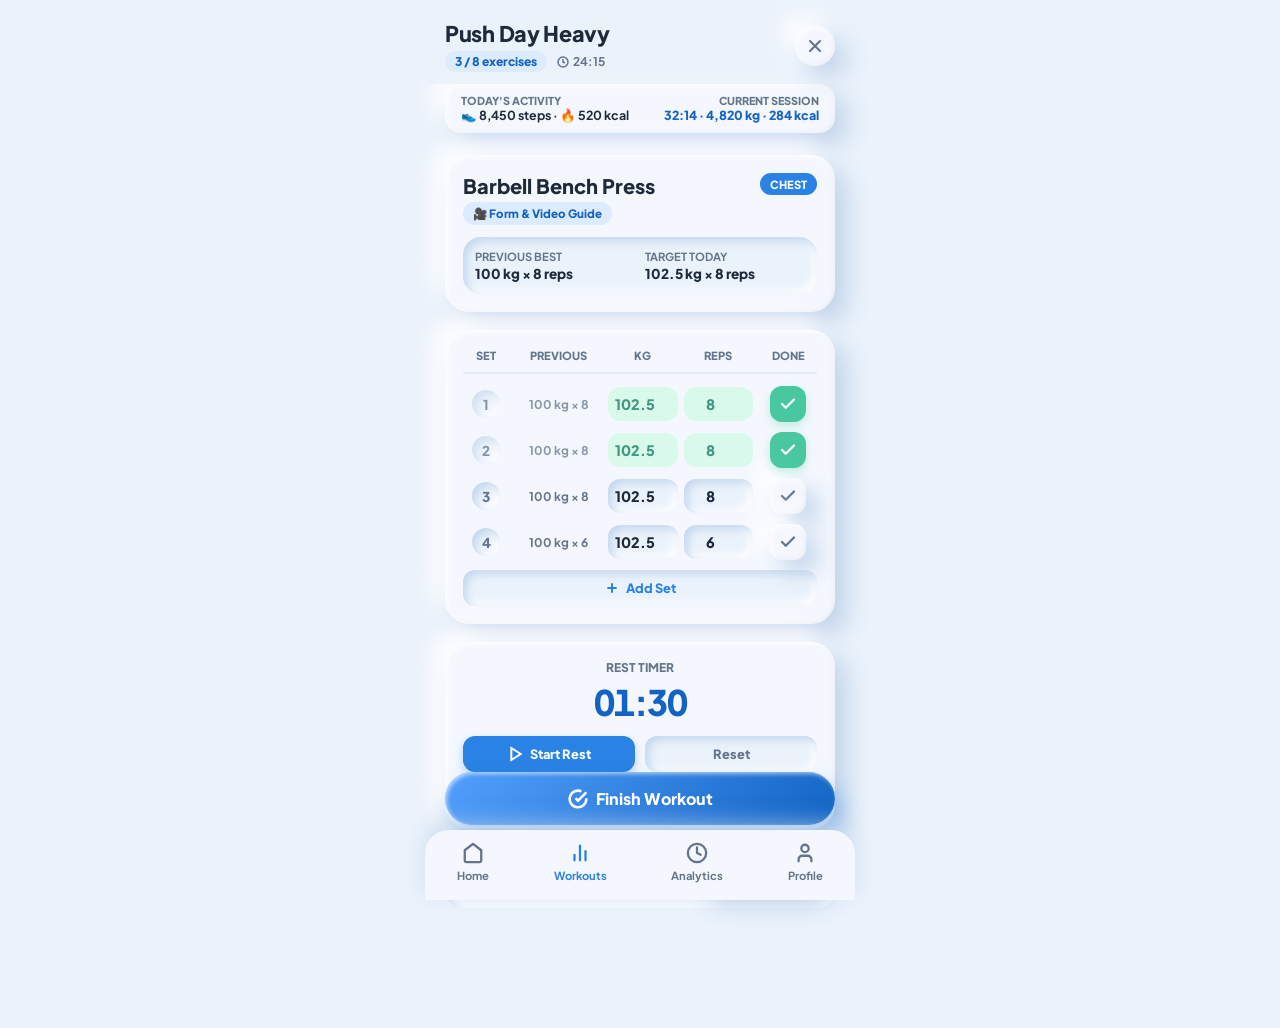
<file: activeworkout.html>
<!DOCTYPE html>
<html lang="en">
<head>
  <meta charset="UTF-8">
  <meta name="viewport" content="width=device-width, initial-scale=1.0">
  <title>Fitness App - Active Workout</title>
  <!-- Google Fonts: Plus Jakarta Sans -->
  <link rel="preconnect" href="https://fonts.googleapis.com">
  <link rel="preconnect" href="https://fonts.gstatic.com" crossorigin>
  <link href="https://fonts.googleapis.com/css2?family=Plus+Jakarta+Sans:wght@500;600;700;800&display=swap" rel="stylesheet">
  
  <style>
    :root {
      --bg: #eaf2fb;
      --card-bg: #f4f8fe;
      --accent: #2a82e4;
      --accent-light: #52a0fd;
      --accent-dark: #1263c3;
      --accent-bg: #dcebfe;
      --success: #10b981;
      --success-bg: #d1fae5;
      --text-main: #1e293b;
      --text-muted: #64748b;
      --radius-lg: 24px;
      --radius-md: 18px;
      --radius-sm: 12px;

      /* Claymorphism Shadows */
      --clay-shadow-card: 
        12px 12px 24px #c2d4ea, 
        -12px -12px 24px #ffffff,
        inset 2px 2px 4px rgba(255, 255, 255, 0.8),
        inset -2px -2px 4px rgba(0, 0, 0, 0.03);

      --clay-shadow-inset:
        inset 4px 4px 8px #c5d7ed,
        inset -4px -4px 8px #ffffff;

      --clay-shadow-float:
        8px 12px 20px rgba(42, 130, 228, 0.35),
        inset 2px 2px 4px rgba(255, 255, 255, 0.6);
    }

    * {
      box-sizing: border-box;
      margin: 0;
      padding: 0;
      font-family: 'Plus Jakarta Sans', -apple-system, BlinkMacSystemFont, sans-serif;
      -webkit-tap-highlight-color: transparent;
    }

    body {
      background-color: var(--bg);
      color: var(--text-main);
      display: flex;
      justify-content: center;
      min-height: 100vh;
    }

    /* Mobile Container Chassis */
    .app-container {
      width: 100%;
      max-width: 430px;
      min-height: 100vh;
      display: flex;
      flex-direction: column;
      position: relative;
      padding-bottom: 120px;
    }

    /* 1. Header Section */
    .workout-header {
      padding: 20px 20px 12px 20px;
      display: flex;
      justify-content: space-between;
      align-items: center;
      position: sticky;
      top: 0;
      background: rgba(234, 242, 251, 0.9);
      backdrop-filter: blur(8px);
      z-index: 80;
    }

    .workout-title-group h1 {
      font-size: 1.35rem;
      font-weight: 800;
      color: var(--text-main);
      letter-spacing: -0.3px;
    }

    .workout-progress-meta {
      display: flex;
      align-items: center;
      gap: 10px;
      margin-top: 4px;
    }

    .progress-pill {
      font-size: 0.75rem;
      font-weight: 800;
      color: var(--accent-dark);
      background: var(--accent-bg);
      padding: 3px 10px;
      border-radius: 20px;
    }

    .timer-badge {
      font-size: 0.75rem;
      font-weight: 700;
      color: var(--text-muted);
      display: flex;
      align-items: center;
      gap: 4px;
    }

    .icon-btn {
      width: 40px;
      height: 40px;
      border-radius: 50%;
      background: var(--card-bg);
      box-shadow: var(--clay-shadow-card);
      border: none;
      display: flex;
      align-items: center;
      justify-content: center;
      cursor: pointer;
      color: var(--text-muted);
      transition: all 0.2s ease;
    }

    .icon-btn:active {
      box-shadow: var(--clay-shadow-inset);
    }

    /* Main Container Content */
    .workout-content {
      padding: 0 20px;
      display: flex;
      flex-direction: column;
      gap: 18px;
    }

    /* 2. Current Exercise Header Card */
    .exercise-card {
      background: var(--card-bg);
      box-shadow: var(--clay-shadow-card);
      border-radius: var(--radius-lg);
      padding: 18px;
    }

    .exercise-top-bar {
      display: flex;
      justify-content: space-between;
      align-items: flex-start;
      margin-bottom: 12px;
    }

    .exercise-name {
      font-size: 1.25rem;
      font-weight: 800;
      color: var(--text-main);
    }

    .muscle-tag {
      font-size: 0.7rem;
      font-weight: 800;
      text-transform: uppercase;
      background: var(--accent);
      color: #ffffff;
      padding: 4px 10px;
      border-radius: 12px;
    }

    .performance-grid {
      display: grid;
      grid-template-columns: 1fr 1fr;
      gap: 10px;
      background: var(--bg);
      box-shadow: var(--clay-shadow-inset);
      border-radius: var(--radius-md);
      padding: 12px;
    }

    .perf-item {
      display: flex;
      flex-direction: column;
      gap: 2px;
    }

    .perf-label {
      font-size: 0.7rem;
      font-weight: 700;
      color: var(--text-muted);
      text-transform: uppercase;
    }

    .perf-value {
      font-size: 0.85rem;
      font-weight: 800;
      color: var(--text-main);
    }

    /* 3. Set Tracking Table */
    .set-table-card {
      background: var(--card-bg);
      box-shadow: var(--clay-shadow-card);
      border-radius: var(--radius-lg);
      padding: 18px;
    }

    .table-header {
      display: grid;
      grid-template-columns: 0.8fr 1.5fr 1.2fr 1.2fr 1fr;
      gap: 6px;
      text-align: center;
      font-size: 0.7rem;
      font-weight: 800;
      color: var(--text-muted);
      text-transform: uppercase;
      padding-bottom: 10px;
      border-bottom: 2px solid rgba(100, 116, 139, 0.1);
      margin-bottom: 12px;
    }

    .set-row {
      display: grid;
      grid-template-columns: 0.8fr 1.5fr 1.2fr 1.2fr 1fr;
      gap: 6px;
      align-items: center;
      text-align: center;
      margin-bottom: 10px;
      transition: all 0.2s ease;
    }

    .set-row.completed {
      opacity: 0.75;
    }

    .set-num {
      font-weight: 800;
      font-size: 0.85rem;
      color: var(--text-muted);
      background: var(--bg);
      box-shadow: var(--clay-shadow-inset);
      width: 28px;
      height: 28px;
      border-radius: 50%;
      display: flex;
      align-items: center;
      justify-content: center;
      margin: 0 auto;
    }

    .prev-val {
      font-size: 0.75rem;
      font-weight: 700;
      color: var(--text-muted);
    }

    .set-input {
      width: 100%;
      background: var(--bg);
      box-shadow: var(--clay-shadow-inset);
      border: none;
      border-radius: var(--radius-sm);
      padding: 8px 4px;
      text-align: center;
      font-size: 0.9rem;
      font-weight: 800;
      color: var(--text-main);
      outline: none;
      transition: border 0.2s ease;
    }

    .set-input:focus {
      border: 1px solid var(--accent);
    }

    .check-btn {
      width: 36px;
      height: 36px;
      border-radius: var(--radius-sm);
      background: var(--card-bg);
      box-shadow: var(--clay-shadow-card);
      border: none;
      display: flex;
      align-items: center;
      justify-content: center;
      cursor: pointer;
      margin: 0 auto;
      color: var(--text-muted);
      transition: all 0.2s ease;
    }

    .set-row.completed .check-btn {
      background: var(--success);
      color: #ffffff;
      box-shadow: 0 4px 10px rgba(16, 185, 129, 0.3);
    }

    .set-row.completed .set-input {
      background: var(--success-bg);
      color: #047857;
      box-shadow: none;
    }

    .btn-add-set {
      width: 100%;
      background: var(--bg);
      box-shadow: var(--clay-shadow-inset);
      border: none;
      border-radius: var(--radius-sm);
      padding: 10px;
      font-weight: 800;
      font-size: 0.8rem;
      color: var(--accent);
      cursor: pointer;
      margin-top: 6px;
      display: flex;
      align-items: center;
      justify-content: center;
      gap: 6px;
    }

    .btn-add-set:active {
      transform: scale(0.98);
    }

    /* 5. Rest Timer Card */
    .timer-card {
      background: var(--card-bg);
      box-shadow: var(--clay-shadow-card);
      border-radius: var(--radius-lg);
      padding: 18px;
      display: flex;
      flex-direction: column;
      align-items: center;
    }

    .timer-display {
      font-size: 2.2rem;
      font-weight: 800;
      letter-spacing: -1px;
      color: var(--accent-dark);
      margin: 4px 0 12px 0;
      font-variant-numeric: tabular-nums;
    }

    .timer-controls {
      display: flex;
      gap: 10px;
      width: 100%;
      margin-bottom: 12px;
    }

    .timer-btn {
      flex: 1;
      padding: 10px;
      border-radius: var(--radius-sm);
      border: none;
      font-weight: 800;
      font-size: 0.8rem;
      cursor: pointer;
      display: flex;
      align-items: center;
      justify-content: center;
      gap: 6px;
    }

    .timer-btn-primary {
      background: var(--accent);
      color: #ffffff;
      box-shadow: 0 4px 10px rgba(42, 130, 228, 0.3);
    }

    .timer-btn-secondary {
      background: var(--bg);
      box-shadow: var(--clay-shadow-inset);
      color: var(--text-muted);
    }

    .preset-chips {
      display: flex;
      gap: 8px;
      width: 100%;
    }

    .preset-btn {
      flex: 1;
      background: var(--bg);
      box-shadow: var(--clay-shadow-inset);
      border: none;
      border-radius: 20px;
      padding: 6px 0;
      font-size: 0.75rem;
      font-weight: 800;
      color: var(--text-muted);
      cursor: pointer;
    }

    .preset-btn:active {
      background: var(--accent-bg);
      color: var(--accent-dark);
    }

    /* 6. Next Exercise Preview */
    .next-preview-card {
      background: var(--bg);
      box-shadow: var(--clay-shadow-inset);
      border-radius: var(--radius-md);
      padding: 14px 18px;
      display: flex;
      justify-content: space-between;
      align-items: center;
    }

    .next-title {
      font-size: 0.7rem;
      font-weight: 800;
      color: var(--text-muted);
      text-transform: uppercase;
    }

    .next-name {
      font-size: 0.95rem;
      font-weight: 800;
      color: var(--text-main);
    }

    .btn-skip {
      background: var(--card-bg);
      box-shadow: var(--clay-shadow-card);
      border: none;
      border-radius: var(--radius-sm);
      padding: 8px 14px;
      font-size: 0.75rem;
      font-weight: 800;
      color: var(--accent);
      cursor: pointer;
    }

    /* 7. Finish Workout Floating Bar */
    .finish-bar {
      position: fixed;
      bottom: 75px;
      width: 100%;
      max-width: 430px;
      padding: 0 20px;
      z-index: 90;
    }

    .btn-finish-workout {
      width: 100%;
      background: linear-gradient(135deg, var(--accent-light), var(--accent-dark));
      color: #ffffff;
      border: none;
      border-radius: 30px;
      padding: 16px;
      font-weight: 800;
      font-size: 1rem;
      box-shadow: var(--clay-shadow-float);
      cursor: pointer;
      display: flex;
      align-items: center;
      justify-content: center;
      gap: 8px;
      transition: transform 0.1s ease;
    }

    .btn-finish-workout:active {
      transform: scale(0.97);
    }

    /* 8. Global Bottom Navigation */
    .bottom-nav {
      position: fixed;
      bottom: 0;
      width: 100%;
      max-width: 430px;
      background: var(--card-bg);
      box-shadow: 0 -8px 20px rgba(194, 212, 234, 0.6);
      border-radius: 24px 24px 0 0;
      display: flex;
      justify-content: space-around;
      padding: 12px 0 18px 0;
      z-index: 100;
    }

    .nav-item {
      display: flex;
      flex-direction: column;
      align-items: center;
      gap: 4px;
      color: var(--text-muted);
      font-size: 0.7rem;
      font-weight: 700;
      text-decoration: none;
      cursor: pointer;
    }

    .nav-item.active {
      color: var(--accent);
    }

    .nav-item svg {
      width: 22px;
      height: 22px;
      stroke: currentColor;
    }
  </style>
</head>
<body>

  <div class="app-container">
    
    <!-- 1. Header -->
    <header class="workout-header">
      <div class="workout-title-group">
        <h1>Push Day Heavy</h1>
        <div class="workout-progress-meta">
          <span class="progress-pill" id="exerciseProgress">3 / 8 exercises</span>
          <span class="timer-badge">
            <svg width="12" height="12" viewBox="0 0 24 24" fill="none" stroke="currentColor" stroke-width="3"><circle cx="12" cy="12" r="10"></circle><polyline points="12 6 12 12 16 14"></polyline></svg>
            24:15
          </span>
        </div>
      </div>
      <button class="icon-btn" id="exitBtn" aria-label="Exit Workout">
        <svg width="20" height="20" viewBox="0 0 24 24" fill="none" stroke="currentColor" stroke-width="2.5" stroke-linecap="round"><line x1="18" y1="6" x2="6" y2="18"></line><line x1="6" y1="6" x2="18" y2="18"></line></svg>
      </button>
    </header>

    <main class="workout-content">
      
      <!-- Daily Activity Summary Bar -->
      <div style="background: var(--card-bg); box-shadow: var(--clay-shadow-card); border-radius: 16px; padding: 10px 16px; display: flex; justify-content: space-between; align-items: center; margin-bottom: 4px; font-size: 0.78rem; font-weight: 700;">
        <div>
          <span style="color: var(--text-muted); font-size: 0.68rem; font-weight: 800; display: block; text-transform: uppercase;">Today's Activity</span>
          <span id="todaysActivityText">👟 8,450 steps · 🔥 520 kcal</span>
        </div>
        <div style="text-align: right;">
          <span style="color: var(--text-muted); font-size: 0.68rem; font-weight: 800; display: block; text-transform: uppercase;">Current Session</span>
          <span style="color: var(--accent-dark); font-weight: 800;">32:14 · 4,820 kg · 284 kcal</span>
        </div>
      </div>

      <!-- 2. Current Exercise Header -->
      <section class="exercise-card">
        <div class="exercise-top-bar">
          <div>
            <h2 class="exercise-name">Barbell Bench Press</h2>
            <button id="openFormGuideBtn" style="background: var(--accent-bg); color: var(--accent-dark); border: none; padding: 4px 10px; border-radius: 12px; font-size: 0.72rem; font-weight: 800; margin-top: 4px; cursor: pointer; display: inline-flex; align-items: center; gap: 4px;">
              🎥 Form & Video Guide
            </button>
          </div>
          <span class="muscle-tag">Chest</span>
        </div>
        
        <div class="performance-grid">
          <div class="perf-item">
            <span class="perf-label">Previous Best</span>
            <span class="perf-value">100 kg × 8 reps</span>
          </div>
          <div class="perf-item">
            <span class="perf-label">Target Today</span>
            <span class="perf-value">102.5 kg × 8 reps</span>
          </div>
        </div>
      </section>

      <!-- 3. Set Tracking Table -->
      <section class="set-table-card">
        <div class="table-header">
          <span>Set</span>
          <span>Previous</span>
          <span>kg</span>
          <span>Reps</span>
          <span>Done</span>
        </div>

        <div id="setRowsContainer">
          <!-- Set 1 (Completed) -->
          <div class="set-row completed">
            <div class="set-num">1</div>
            <div class="prev-val">100 kg × 8</div>
            <input type="number" class="set-input weight-input" value="102.5" step="2.5">
            <input type="number" class="set-input rep-input" value="8">
            <button class="check-btn" aria-label="Toggle Complete">
              <svg width="18" height="18" viewBox="0 0 24 24" fill="none" stroke="currentColor" stroke-width="3" stroke-linecap="round" stroke-linejoin="round"><polyline points="20 6 9 17 4 12"></polyline></svg>
            </button>
          </div>

          <!-- Set 2 (Completed) -->
          <div class="set-row completed">
            <div class="set-num">2</div>
            <div class="prev-val">100 kg × 8</div>
            <input type="number" class="set-input weight-input" value="102.5" step="2.5">
            <input type="number" class="set-input rep-input" value="8">
            <button class="check-btn" aria-label="Toggle Complete">
              <svg width="18" height="18" viewBox="0 0 24 24" fill="none" stroke="currentColor" stroke-width="3" stroke-linecap="round" stroke-linejoin="round"><polyline points="20 6 9 17 4 12"></polyline></svg>
            </button>
          </div>

          <!-- Set 3 (Active) -->
          <div class="set-row">
            <div class="set-num">3</div>
            <div class="prev-val">100 kg × 8</div>
            <input type="number" class="set-input weight-input" value="102.5" step="2.5">
            <input type="number" class="set-input rep-input" value="8">
            <button class="check-btn" aria-label="Toggle Complete">
              <svg width="18" height="18" viewBox="0 0 24 24" fill="none" stroke="currentColor" stroke-width="3" stroke-linecap="round" stroke-linejoin="round"><polyline points="20 6 9 17 4 12"></polyline></svg>
            </button>
          </div>

          <!-- Set 4 (Active) -->
          <div class="set-row">
            <div class="set-num">4</div>
            <div class="prev-val">100 kg × 6</div>
            <input type="number" class="set-input weight-input" value="102.5" step="2.5">
            <input type="number" class="set-input rep-input" value="6">
            <button class="check-btn" aria-label="Toggle Complete">
              <svg width="18" height="18" viewBox="0 0 24 24" fill="none" stroke="currentColor" stroke-width="3" stroke-linecap="round" stroke-linejoin="round"><polyline points="20 6 9 17 4 12"></polyline></svg>
            </button>
          </div>
        </div>

        <button class="btn-add-set" id="addSetBtn">
          <svg width="16" height="16" viewBox="0 0 24 24" fill="none" stroke="currentColor" stroke-width="3"><line x1="12" y1="5" x2="12" y2="19"></line><line x1="5" y1="12" x2="19" y2="12"></line></svg>
          Add Set
        </button>
      </section>

      <!-- 5. Rest Timer -->
      <section class="timer-card">
        <span style="font-size: 0.75rem; font-weight: 800; color: var(--text-muted); text-transform: uppercase;">Rest Timer</span>
        <div class="timer-display" id="timerDisplay">01:30</div>
        
        <div class="timer-controls">
          <button class="timer-btn timer-btn-primary" id="startTimerBtn">
            <svg width="16" height="16" viewBox="0 0 24 24" fill="none" stroke="currentColor" stroke-width="3"><polygon points="5 3 19 12 5 21 5 3"></polygon></svg>
            Start Rest
          </button>
          <button class="timer-btn timer-btn-secondary" id="resetTimerBtn">Reset</button>
        </div>

        <div class="preset-chips">
          <button class="preset-btn" data-time="60">+60s</button>
          <button class="preset-btn" data-time="90">+90s</button>
          <button class="preset-btn" data-time="120">+2m</button>
          <button class="preset-btn" data-time="180">+3m</button>
        </div>
      </section>

      <!-- 6. Next Exercise Preview -->
      <section class="next-preview-card">
        <div>
          <div class="next-title">Up Next</div>
          <div class="next-name">Incline Dumbbell Press</div>
        </div>
        <button class="btn-skip" id="nextExerciseBtn">Next Exercise →</button>
      </section>

    </main>

    <!-- 7. Finish Workout Action Bar -->
    <div class="finish-bar">
      <button class="btn-finish-workout" id="finishWorkoutBtn">
        <svg width="20" height="20" viewBox="0 0 24 24" fill="none" stroke="currentColor" stroke-width="3"><path d="M22 11.08V12a10 10 0 1 1-5.93-9.14"></path><polyline points="22 4 12 14.01 9 11.01"></polyline></svg>
        Finish Workout
      </button>
    </div>

    <!-- 8. Global Bottom Navigation -->
    <nav class="bottom-nav">
      <a class="nav-item" href="index.html">
        <svg viewBox="0 0 24 24" fill="none" stroke-width="2.5" stroke-linecap="round" stroke-linejoin="round"><path d="m3 9 9-7 9 7v11a2 2 0 0 1-2 2H5a2 2 0 0 1-2-2z"></path></svg>
        <span>Home</span>
      </a>
      <a class="nav-item active" href="workouts.html">
        <svg viewBox="0 0 24 24" fill="none" stroke-width="2.5" stroke-linecap="round" stroke-linejoin="round"><path d="M18 20V10"></path><path d="M12 20V4"></path><path d="M6 20v-6"></path></svg>
        <span>Workouts</span>
      </a>
      <a class="nav-item">
        <svg viewBox="0 0 24 24" fill="none" stroke-width="2.5" stroke-linecap="round" stroke-linejoin="round"><circle cx="12" cy="12" r="10"></circle><path d="M12 6v6l4 2"></path></svg>
        <span>Analytics</span>
      </a>
      <a class="nav-item">
        <svg viewBox="0 0 24 24" fill="none" stroke-width="2.5" stroke-linecap="round" stroke-linejoin="round"><path d="M19 21v-2a4 4 0 0 0-4-4H9a4 4 0 0 0-4 4v2"></path><circle cx="12" cy="7" r="4"></circle></svg>
        <span>Profile</span>
      </a>
    </nav>

  </div>

  <script>
    // 1. Set Completion Toggle & Automatic Timer Trigger
    const setRowsContainer = document.getElementById('setRowsContainer');

    function bindSetRowEvents(row) {
      const checkBtn = row.querySelector('.check-btn');
      checkBtn.addEventListener('click', () => {
        row.classList.toggle('completed');
        if (row.classList.contains('completed')) {
          startRestTimer(selectedRestTime);
        }
      });
    }

    document.querySelectorAll('.set-row').forEach(bindSetRowEvents);

    // 2. Dynamic Add Set Button
    const addSetBtn = document.getElementById('addSetBtn');
    addSetBtn.addEventListener('click', () => {
      const rows = setRowsContainer.querySelectorAll('.set-row');
      const newSetNum = rows.length + 1;
      const lastRow = rows[rows.length - 1];
      const lastWeight = lastRow ? lastRow.querySelector('.weight-input').value : '100';
      const lastReps = lastRow ? lastRow.querySelector('.rep-input').value : '8';

      const newRow = document.createElement('div');
      newRow.className = 'set-row';
      newRow.innerHTML = `
        <div class="set-num">${newSetNum}</div>
        <div class="prev-val">${lastWeight} kg × ${lastReps}</div>
        <input type="number" class="set-input weight-input" value="${lastWeight}" step="2.5">
        <input type="number" class="set-input rep-input" value="${lastReps}">
        <button class="check-btn" aria-label="Toggle Complete">
          <svg width="18" height="18" viewBox="0 0 24 24" fill="none" stroke="currentColor" stroke-width="3" stroke-linecap="round" stroke-linejoin="round"><polyline points="20 6 9 17 4 12"></polyline></svg>
        </button>
      `;

      setRowsContainer.appendChild(newRow);
      bindSetRowEvents(newRow);
    });

    // 3. Rest Timer Logic
    let timerInterval = null;
    let selectedRestTime = 90;
    let timeRemaining = 90;
    let isTimerRunning = false;

    const timerDisplay = document.getElementById('timerDisplay');
    const startTimerBtn = document.getElementById('startTimerBtn');
    const resetTimerBtn = document.getElementById('resetTimerBtn');
    const presetBtns = document.querySelectorAll('.preset-btn');

    function updateTimerDisplay(seconds) {
      const mins = Math.floor(seconds / 60);
      const secs = seconds % 60;
      timerDisplay.textContent = `${String(mins).padStart(2, '0')}:${String(secs).padStart(2, '0')}`;
    }

    function startRestTimer(seconds) {
      clearInterval(timerInterval);
      timeRemaining = seconds || selectedRestTime;
      isTimerRunning = true;
      startTimerBtn.innerHTML = `
        <svg width="16" height="16" viewBox="0 0 24 24" fill="none" stroke="currentColor" stroke-width="3"><rect x="6" y="4" width="4" height="16"></rect><rect x="14" y="4" width="4" height="16"></rect></svg>
        Pause
      `;

      timerInterval = setInterval(() => {
        if (timeRemaining > 0) {
          timeRemaining--;
          updateTimerDisplay(timeRemaining);
        } else {
          clearInterval(timerInterval);
          isTimerRunning = false;
          startTimerBtn.innerHTML = `
            <svg width="16" height="16" viewBox="0 0 24 24" fill="none" stroke="currentColor" stroke-width="3"><polygon points="5 3 19 12 5 21 5 3"></polygon></svg>
            Start Rest
          `;
          alert('Rest time complete!');
        }
      }, 1000);
    }

    function pauseTimer() {
      clearInterval(timerInterval);
      isTimerRunning = false;
      startTimerBtn.innerHTML = `
        <svg width="16" height="16" viewBox="0 0 24 24" fill="none" stroke="currentColor" stroke-width="3"><polygon points="5 3 19 12 5 21 5 3"></polygon></svg>
        Resume
      `;
    }

    startTimerBtn.addEventListener('click', () => {
      if (isTimerRunning) {
        pauseTimer();
      } else {
        startRestTimer(timeRemaining);
      }
    });

    resetTimerBtn.addEventListener('click', () => {
      clearInterval(timerInterval);
      isTimerRunning = false;
      timeRemaining = selectedRestTime;
      updateTimerDisplay(selectedRestTime);
      startTimerBtn.innerHTML = `
        <svg width="16" height="16" viewBox="0 0 24 24" fill="none" stroke="currentColor" stroke-width="3"><polygon points="5 3 19 12 5 21 5 3"></polygon></svg>
        Start Rest
      `;
    });

    presetBtns.forEach(btn => {
      btn.addEventListener('click', () => {
        selectedRestTime = parseInt(btn.dataset.time);
        startRestTimer(selectedRestTime);
      });
    });

    <!-- Form & Video Guide Bottom Sheet -->
    <div class="modal-overlay" id="formGuideModal" style="display: none; position: fixed; inset: 0; background: rgba(0,0,0,0.5); z-index: 200; align-items: flex-end; justify-content: center;">
      <div class="modal-sheet" style="background: var(--card-bg); width: 100%; max-width: 430px; border-radius: 24px 24px 0 0; padding: 20px; max-height: 80vh; overflow-y: auto;">
        <div style="display: flex; justify-content: space-between; align-items: center; margin-bottom: 12px;">
          <h3 style="font-size: 1.1rem; font-weight: 800;" id="guideExerciseTitle">Barbell Bench Press Guide</h3>
          <button id="closeFormGuideBtn" style="background: none; border: none; font-size: 1.2rem; font-weight: 800; cursor: pointer; color: var(--text-muted);">✕</button>
        </div>

        <div style="width: 100%; aspect-ratio: 16/9; background: #000; border-radius: 14px; overflow: hidden; margin-bottom: 14px; position: relative;">
          <video controls autoplay loop muted style="width: 100%; height: 100%; object-fit: cover;" poster="https://images.unsplash.com/photo-1571019613454-1cb2f99b2d8b?w=600&auto=format&fit=crop&q=80">
            <source src="https://assets.mixkit.co/videos/preview/mixkit-man-doing-bench-press-exercise-41225-large.mp4" type="video/mp4">
            Your browser does not support the video tag.
          </video>
        </div>

        <div style="display: flex; flex-direction: column; gap: 10px;">
          <div>
            <div style="font-size: 0.75rem; font-weight: 800; color: var(--text-muted); text-transform: uppercase;">Target Muscles</div>
            <div style="font-size: 0.85rem; font-weight: 700; color: var(--text-main);">Pectoralis Major, Anterior Deltoids, Triceps</div>
          </div>
          <div>
            <div style="font-size: 0.75rem; font-weight: 800; color: var(--text-muted); text-transform: uppercase;">Equipment Needed</div>
            <div style="font-size: 0.85rem; font-weight: 700; color: var(--text-main);">Barbell & Flat Bench</div>
          </div>
          <div>
            <div style="font-size: 0.75rem; font-weight: 800; color: var(--text-muted); text-transform: uppercase; margin-bottom: 4px;">Step-By-Step Form</div>
            <ol style="padding-left: 18px; font-size: 0.78rem; font-weight: 600; color: var(--text-main); display: flex; flex-direction: column; gap: 4px;">
              <li>Lie flat on bench with eyes under barbell.</li>
              <li>Grip bar slightly wider than shoulder-width apart.</li>
              <li>Unrack bar, arch upper back slightly, and keep feet planted.</li>
              <li>Lower bar slowly to mid-chest with control.</li>
              <li>Press bar upward dynamically back to starting position.</li>
            </ol>
          </div>
          <div style="background: rgba(16, 185, 129, 0.1); border-left: 3px solid #10b981; padding: 8px 12px; border-radius: 8px;">
            <span style="font-size: 0.72rem; font-weight: 800; color: #047857; display: block;">💡 Pro Form Tip</span>
            <span style="font-size: 0.75rem; font-weight: 600; color: var(--text-main);">Keep shoulder blades retracted and squeezed together throughout the movement to protect shoulder joints.</span>
          </div>
        </div>
      </div>
    </div>

  </div>

  <script src="app-state.js"></script>
  <script>
    function renderActiveWorkoutActivity() {
      const state = GymState.get();
      const textEl = document.getElementById('todaysActivityText');
      if (!textEl) return;

      const stepsText = state.stepTrackingEnabled ? `👟 ${(state.dailySteps || 8450).toLocaleString()} steps` : 'Step Tracking Off';
      const calText = state.activityCaloriesEnabled ? `🔥 ${state.dailyCalories || 520} kcal` : 'Activity Calories — Off';
      textEl.textContent = `${stepsText} · ${calText}`;
    }

    document.addEventListener('DOMContentLoaded', () => {
      renderActiveWorkoutActivity();

      window.addEventListener('appStateChanged', () => {
        renderActiveWorkoutActivity();
      });

      // Form & Video Guide Modal
      const guideModal = document.getElementById('formGuideModal');
      const openGuideBtn = document.getElementById('openFormGuideBtn');
      const closeGuideBtn = document.getElementById('closeFormGuideBtn');

      openGuideBtn?.addEventListener('click', () => {
        if (guideModal) guideModal.style.display = 'flex';
      });

      closeGuideBtn?.addEventListener('click', () => {
        if (guideModal) guideModal.style.display = 'none';
      });

      guideModal?.addEventListener('click', (e) => {
        if (e.target === guideModal) guideModal.style.display = 'none';
      });
    });

    // 4. Workout Action Handlers
    document.getElementById('exitBtn').addEventListener('click', () => {
      if (confirm('Are you sure you want to exit this workout? Progress will be discarded.')) {
        window.location.href = 'index.html';
      }
    });

    document.getElementById('nextExerciseBtn').addEventListener('click', () => {
      alert('Loading next exercise: Incline Dumbbell Press...');
      document.getElementById('exerciseProgress').textContent = '4 / 8 exercises';
    });

    document.getElementById('finishWorkoutBtn').addEventListener('click', () => {
      alert('🎉 Workout Completed! Great job!');
      window.location.href = 'workout-history.html';
    });
  </script>

</body>
</html>
</file>
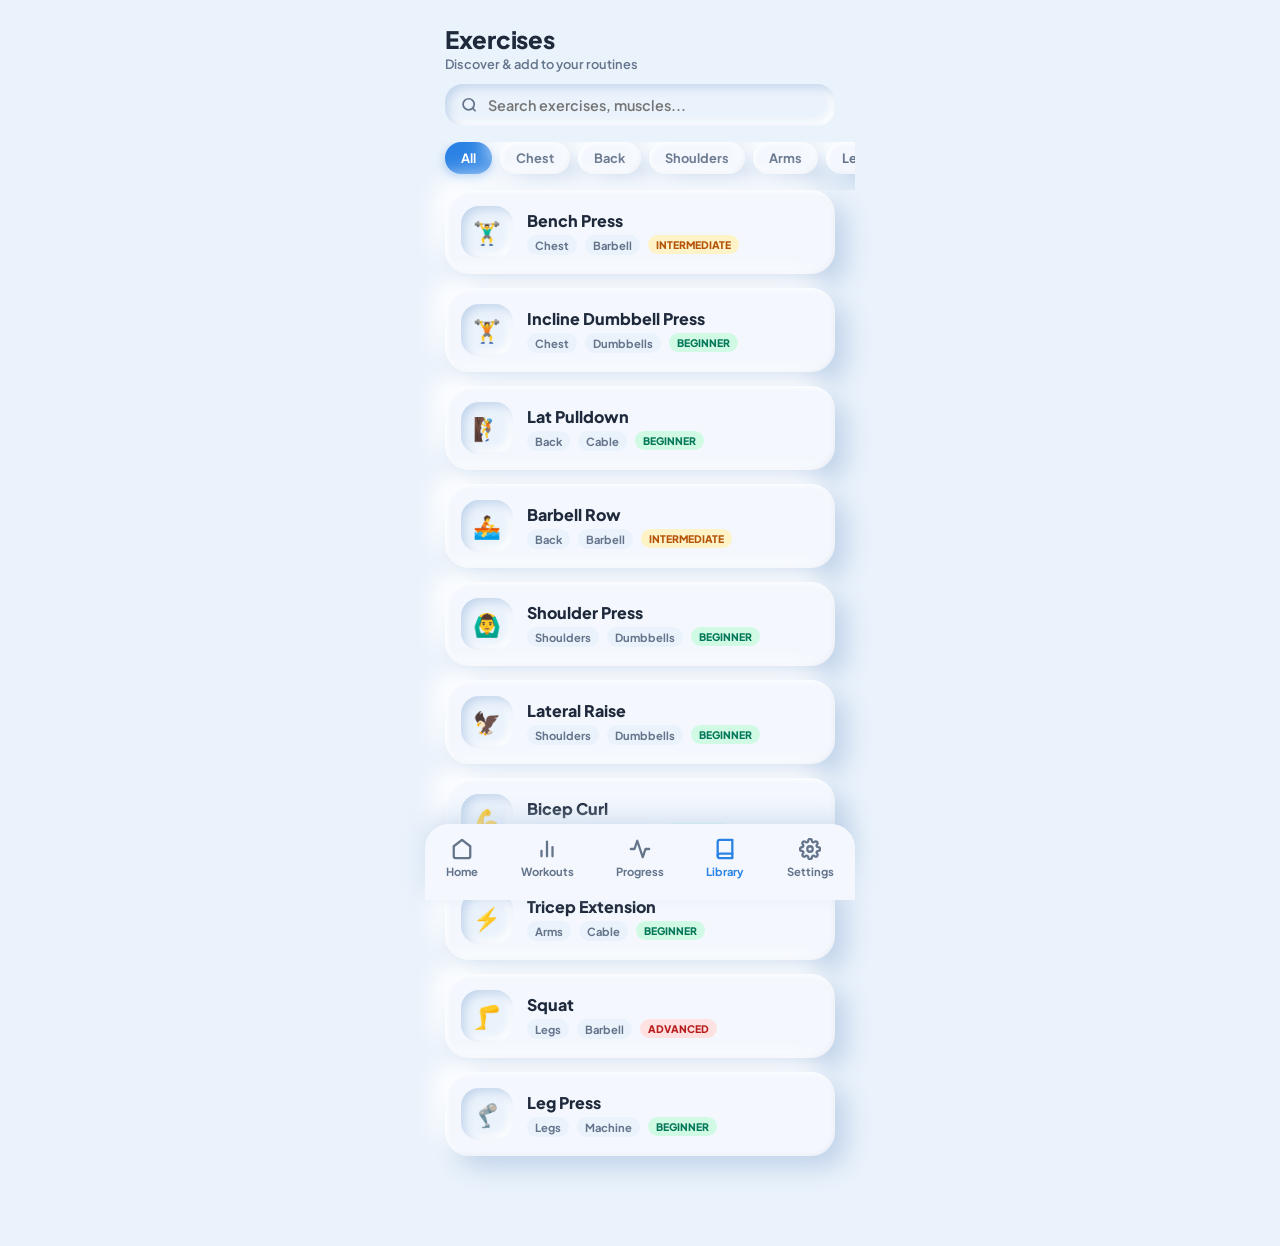
<file: exercise-library.html>
<!DOCTYPE html>
<html lang="en">
<head>
  <meta charset="UTF-8">
  <meta name="viewport" content="width=device-width, initial-scale=1.0">
  <title>Fitness App - Exercise Library</title>
  <!-- Google Fonts: Plus Jakarta Sans -->
  <link rel="preconnect" href="https://fonts.googleapis.com">
  <link rel="preconnect" href="https://fonts.gstatic.com" crossorigin>
  <link href="https://fonts.googleapis.com/css2?family=Plus+Jakarta+Sans:wght@500;600;700;800&display=swap" rel="stylesheet">
  
  <style>
    :root {
      --bg: #eaf2fb;
      --card-bg: #f4f8fe;
      --accent: #2a82e4;
      --accent-light: #52a0fd;
      --accent-dark: #1263c3;
      --accent-bg: #dcebfe;
      --text-main: #1e293b;
      --text-muted: #64748b;
      --radius-lg: 24px;
      --radius-md: 18px;
      --radius-sm: 12px;

      /* Claymorphism Shadows */
      --clay-shadow-card: 
        12px 12px 24px #c2d4ea, 
        -12px -12px 24px #ffffff,
        inset 2px 2px 4px rgba(255, 255, 255, 0.8),
        inset -2px -2px 4px rgba(0, 0, 0, 0.03);

      --clay-shadow-inset:
        inset 4px 4px 8px #c5d7ed,
        inset -4px -4px 8px #ffffff;

      --clay-shadow-float:
        8px 12px 20px rgba(42, 130, 228, 0.35),
        inset 2px 2px 4px rgba(255, 255, 255, 0.6);
    }

    * {
      box-sizing: border-box;
      margin: 0;
      padding: 0;
      font-family: 'Plus Jakarta Sans', -apple-system, BlinkMacSystemFont, sans-serif;
      -webkit-tap-highlight-color: transparent;
    }

    body {
      background-color: var(--bg);
      color: var(--text-main);
      display: flex;
      justify-content: center;
      min-height: 100vh;
    }

    /* Mobile Container Chassis */
    .app-container {
      width: 100%;
      max-width: 430px;
      min-height: 100vh;
      display: flex;
      flex-direction: column;
      position: relative;
      padding-bottom: 90px;
    }

    /* 1. Header Section */
    .header {
      padding: 24px 20px 12px 20px;
      display: flex;
      justify-content: space-between;
      align-items: center;
    }

    .title {
      font-size: 1.5rem;
      font-weight: 800;
      letter-spacing: -0.3px;
      color: var(--text-main);
    }

    .subtitle {
      font-size: 0.8rem;
      color: var(--text-muted);
      margin-top: 2px;
      font-weight: 600;
    }

    /* 2. Search Bar */
    .search-container {
      padding: 0 20px;
      margin-bottom: 16px;
    }

    .search-wrapper {
      background: var(--bg);
      box-shadow: var(--clay-shadow-inset);
      border-radius: var(--radius-md);
      padding: 12px 16px;
      display: flex;
      align-items: center;
      gap: 10px;
    }

    .search-wrapper input {
      border: none;
      background: transparent;
      outline: none;
      width: 100%;
      font-size: 0.9rem;
      font-weight: 600;
      color: var(--text-main);
    }

    /* 3. Filter Chips */
    .filter-tags {
      display: flex;
      gap: 8px;
      overflow-x: auto;
      padding: 0 20px 16px 20px;
      scrollbar-width: none;
    }

    .filter-tags::-webkit-scrollbar {
      display: none;
    }

    .chip-btn {
      padding: 8px 16px;
      border-radius: 20px;
      background: var(--card-bg);
      box-shadow: var(--clay-shadow-card);
      border: none;
      font-size: 0.8rem;
      font-weight: 700;
      color: var(--text-muted);
      cursor: pointer;
      white-space: nowrap;
      transition: all 0.2s ease;
    }

    .chip-btn.active {
      background: var(--accent);
      color: #ffffff;
      box-shadow: 0 4px 10px rgba(42, 130, 228, 0.4);
    }

    /* 4. Exercise Cards List */
    .exercise-list {
      padding: 0 20px;
      display: flex;
      flex-direction: column;
      gap: 14px;
    }

    .exercise-card {
      background: var(--card-bg);
      box-shadow: var(--clay-shadow-card);
      border-radius: var(--radius-lg);
      padding: 16px;
      display: flex;
      align-items: center;
      gap: 14px;
      cursor: pointer;
      transition: transform 0.15s ease;
    }

    .exercise-card:active {
      transform: scale(0.98);
    }

    .exercise-icon-box {
      width: 52px;
      height: 52px;
      border-radius: var(--radius-md);
      background: var(--bg);
      box-shadow: var(--clay-shadow-inset);
      display: flex;
      align-items: center;
      justify-content: center;
      font-size: 1.4rem;
      flex-shrink: 0;
    }

    .exercise-info {
      flex: 1;
    }

    .exercise-name {
      font-size: 1rem;
      font-weight: 800;
      color: var(--text-main);
      margin-bottom: 4px;
    }

    .exercise-meta-chips {
      display: flex;
      align-items: center;
      gap: 8px;
      flex-wrap: wrap;
    }

    .meta-tag {
      font-size: 0.7rem;
      font-weight: 700;
      color: var(--text-muted);
      background: var(--bg);
      padding: 3px 8px;
      border-radius: 10px;
    }

    .difficulty-badge {
      font-size: 0.65rem;
      font-weight: 800;
      text-transform: uppercase;
      padding: 3px 8px;
      border-radius: 10px;
    }

    .diff-beginner {
      background: #d1fae5;
      color: #047857;
    }

    .diff-intermediate {
      background: #fef3c7;
      color: #b45309;
    }

    .diff-advanced {
      background: #fee2e2;
      color: #b91c1c;
    }

    /* 5. Exercise Detail Bottom Sheet Modal */
    .modal-overlay {
      position: fixed;
      top: 0;
      left: 0;
      width: 100vw;
      height: 100vh;
      background: rgba(30, 41, 59, 0.4);
      backdrop-filter: blur(4px);
      z-index: 200;
      display: flex;
      align-items: flex-end;
      justify-content: center;
      opacity: 0;
      pointer-events: none;
      transition: opacity 0.3s ease;
    }

    .modal-overlay.active {
      opacity: 1;
      pointer-events: auto;
    }

    .modal-sheet {
      width: 100%;
      max-width: 430px;
      background: var(--card-bg);
      border-radius: 28px 28px 0 0;
      padding: 24px;
      box-shadow: 0 -10px 30px rgba(0,0,0,0.15);
      transform: translateY(100%);
      transition: transform 0.3s cubic-bezier(0.1, 1, 0.1, 1);
      max-height: 85vh;
      overflow-y: auto;
    }

    .modal-overlay.active .modal-sheet {
      transform: translateY(0);
    }

    .modal-header {
      display: flex;
      justify-content: space-between;
      align-items: center;
      margin-bottom: 16px;
    }

    .modal-title-group {
      display: flex;
      align-items: center;
      gap: 12px;
    }

    .modal-icon-box {
      width: 48px;
      height: 48px;
      border-radius: var(--radius-md);
      background: var(--bg);
      box-shadow: var(--clay-shadow-inset);
      display: flex;
      align-items: center;
      justify-content: center;
      font-size: 1.3rem;
    }

    .modal-title {
      font-size: 1.2rem;
      font-weight: 800;
    }

    .modal-close-btn {
      width: 32px;
      height: 32px;
      border-radius: 50%;
      background: var(--bg);
      box-shadow: var(--clay-shadow-inset);
      border: none;
      font-size: 0.9rem;
      font-weight: 800;
      color: var(--text-muted);
      cursor: pointer;
    }

    .modal-meta-grid {
      display: grid;
      grid-template-columns: repeat(3, 1fr);
      gap: 8px;
      margin-bottom: 18px;
    }

    .modal-meta-card {
      background: var(--bg);
      box-shadow: var(--clay-shadow-inset);
      border-radius: var(--radius-sm);
      padding: 10px 8px;
      text-align: center;
    }

    .modal-meta-label {
      font-size: 0.65rem;
      font-weight: 700;
      color: var(--text-muted);
      text-transform: uppercase;
      margin-bottom: 2px;
    }

    .modal-meta-val {
      font-size: 0.8rem;
      font-weight: 800;
      color: var(--text-main);
    }

    .instructions-section {
      margin-bottom: 20px;
    }

    .instructions-title {
      font-size: 0.9rem;
      font-weight: 800;
      margin-bottom: 10px;
      color: var(--text-main);
    }

    .instruction-step {
      font-size: 0.82rem;
      color: var(--text-muted);
      line-height: 1.4;
      margin-bottom: 8px;
      display: flex;
      gap: 8px;
    }

    .step-num {
      font-weight: 800;
      color: var(--accent);
    }

    .btn-add-workout {
      width: 100%;
      background: linear-gradient(135deg, var(--accent-light), var(--accent-dark));
      color: #ffffff;
      border: none;
      border-radius: var(--radius-md);
      padding: 14px;
      font-size: 0.95rem;
      font-weight: 800;
      cursor: pointer;
      box-shadow: var(--clay-shadow-float);
    }

    /* 6. Bottom Navigation */
    .bottom-nav {
      position: fixed;
      bottom: 0;
      width: 100%;
      max-width: 430px;
      background: var(--card-bg);
      box-shadow: 0 -8px 20px rgba(194, 212, 234, 0.6);
      border-radius: 24px 24px 0 0;
      display: flex;
      justify-content: space-around;
      padding: 14px 0 22px 0;
      z-index: 100;
    }

    .nav-item {
      display: flex;
      flex-direction: column;
      align-items: center;
      gap: 4px;
      color: var(--text-muted);
      font-size: 0.7rem;
      font-weight: 700;
      text-decoration: none;
      cursor: pointer;
    }

    .nav-item.active {
      color: var(--accent);
    }

    .nav-item svg {
      width: 22px;
      height: 22px;
      stroke: currentColor;
    }
  </style>
</head>
<body>

  <div class="app-container">
    
    <!-- 1. Header -->
    <header class="header">
      <div>
        <h1 class="title">Exercises</h1>
        <p class="subtitle">Discover & add to your routines</p>
      </div>
    </header>

    <!-- 2. Search Bar -->
    <div class="search-container">
      <div class="search-wrapper">
        <svg width="18" height="18" viewBox="0 0 24 24" fill="none" stroke="var(--text-muted)" stroke-width="2.5">
          <circle cx="11" cy="11" r="8"></circle>
          <line x1="21" y1="21" x2="16.65" y2="16.65"></line>
        </svg>
        <input type="text" id="searchInput" placeholder="Search exercises, muscles...">
      </div>
    </div>

    <!-- 3. Filter Chips -->
    <div class="filter-tags">
      <button class="chip-btn active" data-filter="all">All</button>
      <button class="chip-btn" data-filter="chest">Chest</button>
      <button class="chip-btn" data-filter="back">Back</button>
      <button class="chip-btn" data-filter="shoulders">Shoulders</button>
      <button class="chip-btn" data-filter="arms">Arms</button>
      <button class="chip-btn" data-filter="legs">Legs</button>
      <button class="chip-btn" data-filter="core">Core</button>
    </div>

    <!-- 4. Exercise Cards List -->
    <main class="exercise-list" id="exerciseList">
      
      <article class="exercise-card" data-category="chest" data-name="Bench Press" data-target="Chest, Triceps" data-equipment="Barbell" data-diff="Intermediate" data-icon="🏋️‍♂️" data-instructions='["Lie on the bench with feet flat on the floor.", "Grasp barbell slightly wider than shoulder-width.", "Lower bar to mid-chest with control.", "Press explosively back to starting position."]'>
        <div class="exercise-icon-box">🏋️‍♂️</div>
        <div class="exercise-info">
          <h3 class="exercise-name">Bench Press</h3>
          <div class="exercise-meta-chips">
            <span class="meta-tag">Chest</span>
            <span class="meta-tag">Barbell</span>
            <span class="difficulty-badge diff-intermediate">Intermediate</span>
          </div>
        </div>
      </article>

      <article class="exercise-card" data-category="chest" data-name="Incline Dumbbell Press" data-target="Upper Chest" data-equipment="Dumbbells" data-diff="Beginner" data-icon="🏋️" data-instructions='["Set bench to a 30-45 degree incline.", "Hold dumbbells at chest height.", "Press dumbbells overhead until arms are extended.", "Lower slowly back to upper chest level."]'>
        <div class="exercise-icon-box">🏋️</div>
        <div class="exercise-info">
          <h3 class="exercise-name">Incline Dumbbell Press</h3>
          <div class="exercise-meta-chips">
            <span class="meta-tag">Chest</span>
            <span class="meta-tag">Dumbbells</span>
            <span class="difficulty-badge diff-beginner">Beginner</span>
          </div>
        </div>
      </article>

      <article class="exercise-card" data-category="back" data-name="Lat Pulldown" data-target="Lats, Biceps" data-equipment="Cable Machine" data-diff="Beginner" data-icon="🧗" data-instructions='["Sit at pulldown station and secure thighs under pads.", "Grasp wide bar with overhand grip.", "Pull bar down to upper chest while depressing shoulder blades.", "Return bar slowly to full stretch."]'>
        <div class="exercise-icon-box">🧗</div>
        <div class="exercise-info">
          <h3 class="exercise-name">Lat Pulldown</h3>
          <div class="exercise-meta-chips">
            <span class="meta-tag">Back</span>
            <span class="meta-tag">Cable</span>
            <span class="difficulty-badge diff-beginner">Beginner</span>
          </div>
        </div>
      </article>

      <article class="exercise-card" data-category="back" data-name="Barbell Row" data-target="Upper Back, Lats" data-equipment="Barbell" data-diff="Intermediate" data-icon="🚣" data-instructions='["Hinge at hips with back straight at ~45 degree angle.", "Hold bar with overhand shoulder-width grip.", "Pull bar towards upper waist, squeezing shoulder blades.", "Lower under control back to full arm extension."]'>
        <div class="exercise-icon-box">🚣</div>
        <div class="exercise-info">
          <h3 class="exercise-name">Barbell Row</h3>
          <div class="exercise-meta-chips">
            <span class="meta-tag">Back</span>
            <span class="meta-tag">Barbell</span>
            <span class="difficulty-badge diff-intermediate">Intermediate</span>
          </div>
        </div>
      </article>

      <article class="exercise-card" data-category="shoulders" data-name="Shoulder Press" data-target="Deltoids, Triceps" data-equipment="Dumbbells" data-diff="Beginner" data-icon="🙆‍♂️" data-instructions='["Sit upright holding dumbbells at ear level.", "Press dumbbells straight up overhead without locking elbows.", "Pause briefly at peak.", "Lower dumbbells back to ear height with control."]'>
        <div class="exercise-icon-box">🙆‍♂️</div>
        <div class="exercise-info">
          <h3 class="exercise-name">Shoulder Press</h3>
          <div class="exercise-meta-chips">
            <span class="meta-tag">Shoulders</span>
            <span class="meta-tag">Dumbbells</span>
            <span class="difficulty-badge diff-beginner">Beginner</span>
          </div>
        </div>
      </article>

      <article class="exercise-card" data-category="shoulders" data-name="Lateral Raise" data-target="Side Delts" data-equipment="Dumbbells" data-diff="Beginner" data-icon="🦅" data-instructions='["Stand tall holding light dumbbells at sides.", "Raise arms laterally with soft elbow bend until parallel with floor.", "Pause at shoulder height.", "Lower arms smoothly back to sides."]'>
        <div class="exercise-icon-box">🦅</div>
        <div class="exercise-info">
          <h3 class="exercise-name">Lateral Raise</h3>
          <div class="exercise-meta-chips">
            <span class="meta-tag">Shoulders</span>
            <span class="meta-tag">Dumbbells</span>
            <span class="difficulty-badge diff-beginner">Beginner</span>
          </div>
        </div>
      </article>

      <article class="exercise-card" data-category="arms" data-name="Bicep Curl" data-target="Biceps" data-equipment="Dumbbells" data-diff="Beginner" data-icon="💪" data-instructions='["Stand holding dumbbells with palms facing forward.", "Keep elbows tucked tight to your sides.", "Curl weights upward toward shoulders.", "Squeeze biceps at top and lower under control."]'>
        <div class="exercise-icon-box">💪</div>
        <div class="exercise-info">
          <h3 class="exercise-name">Bicep Curl</h3>
          <div class="exercise-meta-chips">
            <span class="meta-tag">Arms</span>
            <span class="meta-tag">Dumbbells</span>
            <span class="difficulty-badge diff-beginner">Beginner</span>
          </div>
        </div>
      </article>

      <article class="exercise-card" data-category="arms" data-name="Tricep Extension" data-target="Triceps" data-equipment="Cable / Rope" data-diff="Beginner" data-icon="⚡" data-instructions='["Attach rope to high pulley.", "Keep elbows pinned to sides.", "Push rope downwards, spreading handles apart at bottom.", "Return slowly to 90-degree elbow angle."]'>
        <div class="exercise-icon-box">⚡</div>
        <div class="exercise-info">
          <h3 class="exercise-name">Tricep Extension</h3>
          <div class="exercise-meta-chips">
            <span class="meta-tag">Arms</span>
            <span class="meta-tag">Cable</span>
            <span class="difficulty-badge diff-beginner">Beginner</span>
          </div>
        </div>
      </article>

      <article class="exercise-card" data-category="legs" data-name="Squat" data-target="Quads, Glutes" data-equipment="Barbell" data-diff="Advanced" data-icon="🦵" data-instructions='["Rest barbell across upper back shoulders.", "Stand shoulder-width apart.", "Hinge hips back and bend knees down to parallel depth.", "Drive upward through mid-foot back to standing."]'>
        <div class="exercise-icon-box">🦵</div>
        <div class="exercise-info">
          <h3 class="exercise-name">Squat</h3>
          <div class="exercise-meta-chips">
            <span class="meta-tag">Legs</span>
            <span class="meta-tag">Barbell</span>
            <span class="difficulty-badge diff-advanced">Advanced</span>
          </div>
        </div>
      </article>

      <article class="exercise-card" data-category="legs" data-name="Leg Press" data-target="Quads, Hamstrings" data-equipment="Machine" data-diff="Beginner" data-icon="🦿" data-instructions='["Sit on leg press machine with feet hip-width on sled.", "Release safety bars and lower platform toward chest.", "Stop when knees reach 90 degrees.", "Press platform back up through heels."]'>
        <div class="exercise-icon-box">🦿</div>
        <div class="exercise-info">
          <h3 class="exercise-name">Leg Press</h3>
          <div class="exercise-meta-chips">
            <span class="meta-tag">Legs</span>
            <span class="meta-tag">Machine</span>
            <span class="difficulty-badge diff-beginner">Beginner</span>
          </div>
        </div>
      </article>

    </main>

    <!-- 5. Exercise Detail Modal / Bottom Sheet -->
    <div class="modal-overlay" id="exerciseModal">
      <div class="modal-sheet" style="max-height: 85vh; overflow-y: auto;">
        <div class="modal-header">
          <div class="modal-title-group">
            <div class="modal-icon-box" id="modalIcon">🏋️‍♂️</div>
            <h3 class="modal-title" id="modalName">Bench Press</h3>
          </div>
          <button class="modal-close-btn" id="modalClose">✕</button>
        </div>

        <!-- Video Demonstration Player -->
        <div style="width: 100%; aspect-ratio: 16/9; background: #000; border-radius: 14px; overflow: hidden; margin-bottom: 14px;">
          <video id="modalVideoPlayer" controls autoplay loop muted style="width: 100%; height: 100%; object-fit: cover;" poster="https://images.unsplash.com/photo-1571019613454-1cb2f99b2d8b?w=600&auto=format&fit=crop&q=80">
            <source src="https://assets.mixkit.co/videos/preview/mixkit-man-doing-bench-press-exercise-41225-large.mp4" type="video/mp4">
            Your browser does not support the video tag.
          </video>
        </div>

        <div class="modal-meta-grid">
          <div class="modal-meta-card">
            <div class="modal-meta-label">Target</div>
            <div class="modal-meta-val" id="modalTarget">Chest</div>
          </div>
          <div class="modal-meta-card">
            <div class="modal-meta-label">Equipment</div>
            <div class="modal-meta-val" id="modalEquipment">Barbell</div>
          </div>
          <div class="modal-meta-card">
            <div class="modal-meta-label">Difficulty</div>
            <div class="modal-meta-val" id="modalDiff">Medium</div>
          </div>
        </div>

        <div style="margin: 12px 0;">
          <h4 style="font-size: 0.8rem; font-weight: 800; color: var(--text-muted); text-transform: uppercase;">Description</h4>
          <p style="font-size: 0.82rem; font-weight: 600; color: var(--text-main); line-height: 1.4; margin-top: 4px;" id="modalDescription">
            A fundamental compound pushing movement targeting the pectoral muscles, front deltoids, and triceps for upper body strength and muscle growth.
          </p>
        </div>

        <div class="instructions-section">
          <h4 class="instructions-title">How to Perform</h4>
          <div id="modalInstructions">
            <!-- Dynamically injected steps -->
          </div>
        </div>

        <div style="display: flex; flex-direction: column; gap: 8px; margin: 12px 0;">
          <div style="background: rgba(16, 185, 129, 0.1); border-left: 3px solid #10b981; padding: 8px 12px; border-radius: 8px;">
            <span style="font-size: 0.72rem; font-weight: 800; color: #047857; display: block;">💡 Form Tip</span>
            <span style="font-size: 0.75rem; font-weight: 600; color: var(--text-main);" id="modalFormTip">Keep shoulder blades retracted and feet firmly planted.</span>
          </div>

          <div style="background: rgba(239, 68, 68, 0.1); border-left: 3px solid #ef4444; padding: 8px 12px; border-radius: 8px;">
            <span style="font-size: 0.72rem; font-weight: 800; color: #b91c1c; display: block;">⚠️ Common Mistake</span>
            <span style="font-size: 0.75rem; font-weight: 600; color: var(--text-main);" id="modalMistake">Flaring elbows out to 90 degrees or bouncing the bar off the chest.</span>
          </div>
        </div>

        <button class="btn-add-workout" id="addToWorkoutBtn">+ Add to Active Workout</button>
      </div>
    </div>

    <!-- 6. Bottom Navigation -->
    <nav class="bottom-nav">
      <a href="index.html" class="nav-item">
        <svg viewBox="0 0 24 24" fill="none" stroke-width="2.5" stroke-linecap="round" stroke-linejoin="round"><path d="m3 9 9-7 9 7v11a2 2 0 0 1-2 2H5a2 2 0 0 1-2-2z"></path></svg>
        <span>Home</span>
      </a>
      <a href="workouts.html" class="nav-item">
        <svg viewBox="0 0 24 24" fill="none" stroke-width="2.5" stroke-linecap="round" stroke-linejoin="round"><path d="M18 20V10"></path><path d="M12 20V4"></path><path d="M6 20v-6"></path></svg>
        <span>Workouts</span>
      </a>
      <a href="progress.html" class="nav-item">
        <svg viewBox="0 0 24 24" fill="none" stroke-width="2.5" stroke-linecap="round" stroke-linejoin="round"><polyline points="22 12 18 12 15 21 9 3 6 12 2 12"></polyline></svg>
        <span>Progress</span>
      </a>
      <a href="exercise-library.html" class="nav-item active">
        <svg viewBox="0 0 24 24" fill="none" stroke-width="2.5" stroke-linecap="round" stroke-linejoin="round"><path d="M4 19.5A2.5 2.5 0 0 1 6.5 17H20"></path><path d="M6.5 2H20v20H6.5A2.5 2.5 0 0 1 4 19.5v-15A2.5 2.5 0 0 1 6.5 2z"></path></svg>
        <span>Library</span>
      </a>
      <a href="settings.html" class="nav-item">
        <svg viewBox="0 0 24 24" fill="none" stroke-width="2.5" stroke-linecap="round" stroke-linejoin="round"><circle cx="12" cy="12" r="3"></circle><path d="M19.4 15a1.65 1.65 0 0 0 .33 1.82l.06.06a2 2 0 0 1 0 2.83 2 2 0 0 1-2.83 0l-.06-.06a1.65 1.65 0 0 0-1.82-.33 1.65 1.65 0 0 0-1 1.51V21a2 2 0 0 1-2 2 2 2 0 0 1-2-2v-.09A1.65 1.65 0 0 0 9 19.4a1.65 1.65 0 0 0-1.82.33l-.06.06a2 2 0 0 1-2.83 0 2 2 0 0 1 0-2.83l.06-.06a1.65 1.65 0 0 0 .33-1.82 1.65 1.65 0 0 0-1.51-1H3a2 2 0 0 1-2-2 2 2 0 0 1 2-2h.09A1.65 1.65 0 0 0 4.6 9a1.65 1.65 0 0 0-.33-1.82l-.06-.06a2 2 0 0 1 0-2.83 2 2 0 0 1 2.83 0l.06.06a1.65 1.65 0 0 0 1.82.33H9a1.65 1.65 0 0 0 1-1.51V3a2 2 0 0 1 2-2 2 2 0 0 1 2 2v.09a1.65 1.65 0 0 0 1 1.51 1.65 1.65 0 0 0 1.82-.33l.06-.06a2 2 0 0 1 2.83 0 2 2 0 0 1 0 2.83l-.06.06a1.65 1.65 0 0 0-.33 1.82V9a1.65 1.65 0 0 0 1.51 1H21a2 2 0 0 1 2 2 2 2 0 0 1-2 2h-.09a1.65 1.65 0 0 0-1.51 1z"></path></svg>
        <span>Settings</span>
      </a>
    </nav>

  </div>

  <script>
    // Search Filtering
    const searchInput = document.getElementById('searchInput');
    const exerciseCards = document.querySelectorAll('.exercise-card');

    searchInput.addEventListener('input', (e) => {
      const query = e.target.value.toLowerCase();
      exerciseCards.forEach(card => {
        const name = card.dataset.name.toLowerCase();
        const target = card.dataset.target.toLowerCase();
        const equip = card.dataset.equipment.toLowerCase();
        if (name.includes(query) || target.includes(query) || equip.includes(query)) {
          card.style.display = 'flex';
        } else {
          card.style.display = 'none';
        }
      });
    });

    // Category Chip Filtering
    const chipBtns = document.querySelectorAll('.chip-btn');
    chipBtns.forEach(btn => {
      btn.addEventListener('click', () => {
        chipBtns.forEach(b => b.classList.remove('active'));
        btn.classList.add('active');
        const filter = btn.dataset.filter;

        exerciseCards.forEach(card => {
          if (filter === 'all' || card.dataset.category === filter) {
            card.style.display = 'flex';
          } else {
            card.style.display = 'none';
          }
        });
      });
    });

    // Modal Interaction
    const modal = document.getElementById('exerciseModal');
    const modalClose = document.getElementById('modalClose');
    const addToWorkoutBtn = document.getElementById('addToWorkoutBtn');

    exerciseCards.forEach(card => {
      card.addEventListener('click', () => {
        document.getElementById('modalIcon').textContent = card.dataset.icon;
        document.getElementById('modalName').textContent = card.dataset.name;
        document.getElementById('modalTarget').textContent = card.dataset.target;
        document.getElementById('modalEquipment').textContent = card.dataset.equipment;
        document.getElementById('modalDiff').textContent = card.dataset.diff;

        const instructions = JSON.parse(card.dataset.instructions);
        const instructionsContainer = document.getElementById('modalInstructions');
        instructionsContainer.innerHTML = instructions.map((step, idx) => `
          <div class="instruction-step">
            <span class="step-num">${idx + 1}.</span>
            <span>${step}</span>
          </div>
        `).join('');

        modal.classList.add('active');
      });
    });

    modalClose.addEventListener('click', () => modal.classList.remove('active'));
    modal.addEventListener('click', (e) => {
      if (e.target === modal) modal.classList.remove('active');
    });

    addToWorkoutBtn.addEventListener('click', () => {
      alert(`${document.getElementById('modalName').textContent} added to active workout!`);
      modal.classList.remove('active');
      window.location.href = 'activeworkout.html';
    });
  </script>

</body>
</html>
</file>
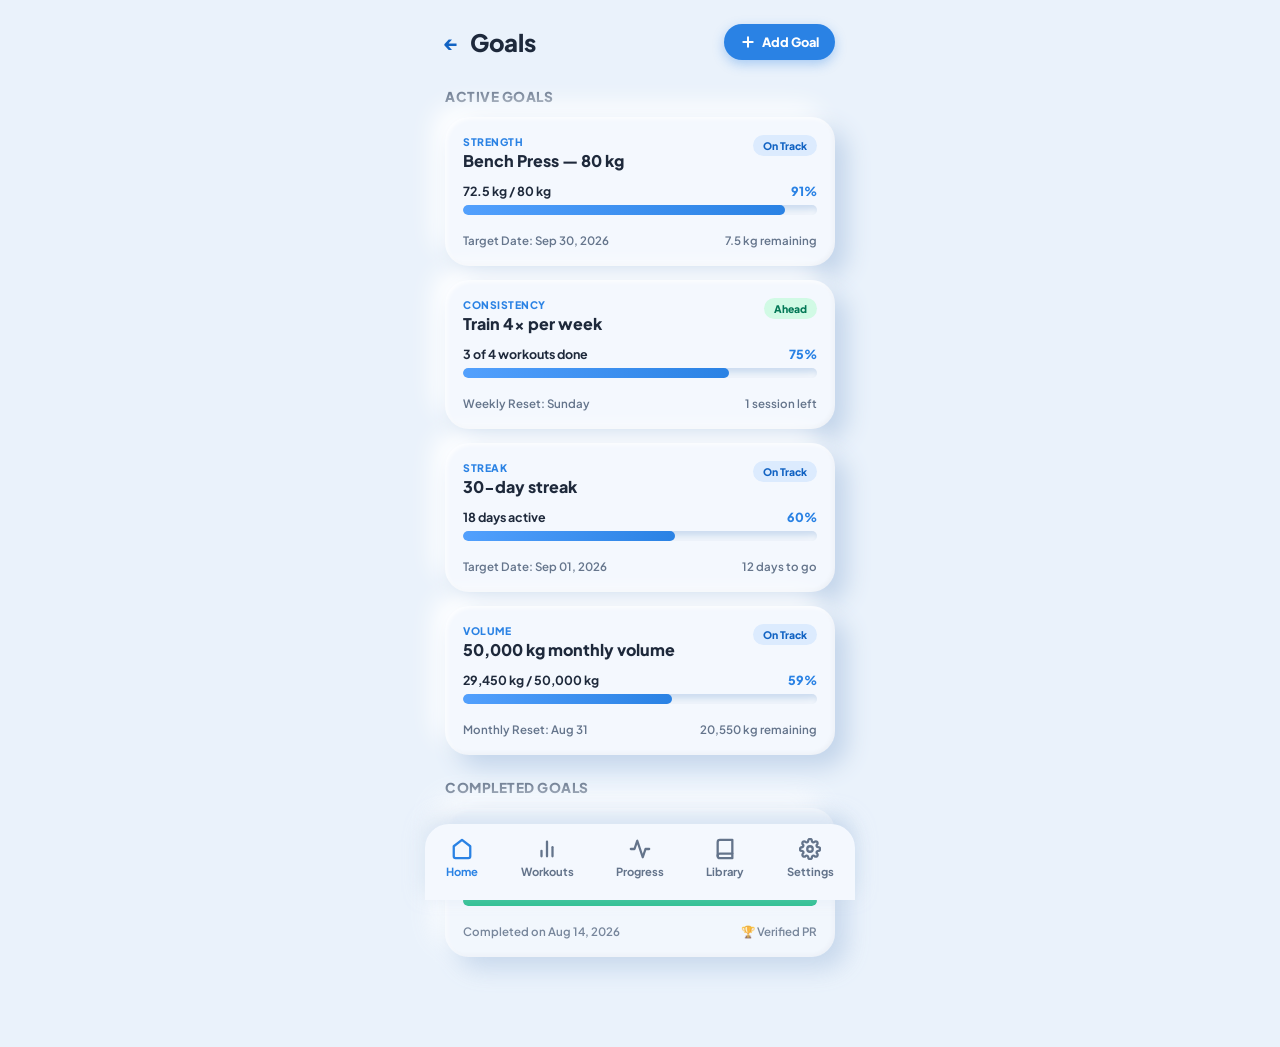
<file: goals.html>
<!DOCTYPE html>
<html lang="en">
<head>
  <meta charset="UTF-8">
  <meta name="viewport" content="width=device-width, initial-scale=1.0">
  <title>Fitness App - Goals</title>
  <!-- Google Fonts: Plus Jakarta Sans -->
  <link rel="preconnect" href="https://fonts.googleapis.com">
  <link rel="preconnect" href="https://fonts.gstatic.com" crossorigin>
  <link href="https://fonts.googleapis.com/css2?family=Plus+Jakarta+Sans:wght@500;600;700;800&display=swap" rel="stylesheet">
  
  <style>
    :root {
      --bg: #eaf2fb;
      --card-bg: #f4f8fe;
      --accent: #2a82e4;
      --accent-light: #52a0fd;
      --accent-dark: #1263c3;
      --accent-bg: #dcebfe;
      --text-main: #1e293b;
      --text-muted: #64748b;
      --radius-lg: 24px;
      --radius-md: 18px;
      --radius-sm: 12px;

      /* Claymorphism Shadows */
      --clay-shadow-card: 
        12px 12px 24px #c2d4ea, 
        -12px -12px 24px #ffffff,
        inset 2px 2px 4px rgba(255, 255, 255, 0.8),
        inset -2px -2px 4px rgba(0, 0, 0, 0.03);

      --clay-shadow-inset:
        inset 4px 4px 8px #c5d7ed,
        inset -4px -4px 8px #ffffff;

      --clay-shadow-float:
        8px 12px 20px rgba(42, 130, 228, 0.35),
        inset 2px 2px 4px rgba(255, 255, 255, 0.6);
    }

    * {
      box-sizing: border-box;
      margin: 0;
      padding: 0;
      font-family: 'Plus Jakarta Sans', -apple-system, BlinkMacSystemFont, sans-serif;
      -webkit-tap-highlight-color: transparent;
    }

    body {
      background-color: var(--bg);
      color: var(--text-main);
      display: flex;
      justify-content: center;
      min-height: 100vh;
    }

    .app-container {
      width: 100%;
      max-width: 430px;
      min-height: 100vh;
      display: flex;
      flex-direction: column;
      position: relative;
      padding-bottom: 90px;
    }

    /* 1. Header */
    .header {
      padding: 24px 20px 16px 20px;
      display: flex;
      justify-content: space-between;
      align-items: center;
    }

    .title {
      font-size: 1.5rem;
      font-weight: 800;
      letter-spacing: -0.3px;
      color: var(--text-main);
    }

    .add-goal-btn {
      background: var(--accent);
      color: #ffffff;
      border: none;
      border-radius: 20px;
      padding: 10px 16px;
      font-size: 0.8rem;
      font-weight: 800;
      display: flex;
      align-items: center;
      gap: 6px;
      cursor: pointer;
      box-shadow: 0 4px 12px rgba(42, 130, 228, 0.35);
      transition: transform 0.15s ease;
    }

    .add-goal-btn:active {
      transform: scale(0.96);
    }

    /* Section Titles */
    .section-title {
      font-size: 0.85rem;
      font-weight: 800;
      color: var(--text-muted);
      text-transform: uppercase;
      letter-spacing: 0.5px;
      margin: 12px 20px 12px 20px;
    }

    /* 2 & 3. Goal Cards Section */
    .goals-list {
      padding: 0 20px;
      display: flex;
      flex-direction: column;
      gap: 14px;
    }

    .goal-card {
      background: var(--card-bg);
      box-shadow: var(--clay-shadow-card);
      border-radius: var(--radius-lg);
      padding: 18px;
      display: flex;
      flex-direction: column;
      gap: 12px;
    }

    .card-top {
      display: flex;
      justify-content: space-between;
      align-items: flex-start;
    }

    .goal-cat {
      font-size: 0.65rem;
      font-weight: 800;
      color: var(--accent);
      text-transform: uppercase;
      letter-spacing: 0.5px;
    }

    .goal-title {
      font-size: 1rem;
      font-weight: 800;
      color: var(--text-main);
      margin-top: 2px;
    }

    .status-chip {
      font-size: 0.65rem;
      font-weight: 800;
      padding: 4px 10px;
      border-radius: 12px;
    }

    .status-on-track {
      background: #dcebfe;
      color: var(--accent-dark);
    }

    .status-ahead {
      background: #d1fae5;
      color: #047857;
    }

    .status-done {
      background: #fef3c7;
      color: #b45309;
    }

    /* Values & Progress Bar */
    .progress-container {
      display: flex;
      flex-direction: column;
      gap: 6px;
    }

    .progress-meta {
      display: flex;
      justify-content: space-between;
      font-size: 0.78rem;
      font-weight: 700;
    }

    .val-text {
      color: var(--text-main);
    }

    .pct-text {
      color: var(--accent);
      font-weight: 800;
    }

    .progress-bar-track {
      height: 10px;
      background: var(--bg);
      box-shadow: var(--clay-shadow-inset);
      border-radius: 10px;
      overflow: hidden;
      position: relative;
    }

    .progress-bar-fill {
      height: 100%;
      background: linear-gradient(90deg, var(--accent-light), var(--accent));
      border-radius: 10px;
      transition: width 0.4s ease;
    }

    .card-footer {
      display: flex;
      justify-content: space-between;
      align-items: center;
      padding-top: 6px;
      border-top: 1px stroke rgba(0,0,0,0.03);
      font-size: 0.72rem;
      color: var(--text-muted);
      font-weight: 600;
    }

    /* 4. Completed Section styling overrides */
    .completed-card {
      opacity: 0.85;
    }

    .completed-card .progress-bar-fill {
      background: #10b981;
    }

    /* 5. Create Goal Modal */
    .modal-overlay {
      position: fixed;
      top: 0;
      left: 0;
      width: 100vw;
      height: 100vh;
      background: rgba(30, 41, 59, 0.4);
      backdrop-filter: blur(4px);
      z-index: 200;
      display: flex;
      align-items: flex-end;
      justify-content: center;
      opacity: 0;
      pointer-events: none;
      transition: opacity 0.3s ease;
    }

    .modal-overlay.active {
      opacity: 1;
      pointer-events: auto;
    }

    .modal-sheet {
      width: 100%;
      max-width: 430px;
      background: var(--card-bg);
      border-radius: 28px 28px 0 0;
      padding: 24px;
      box-shadow: 0 -10px 30px rgba(0,0,0,0.15);
      transform: translateY(100%);
      transition: transform 0.3s cubic-bezier(0.1, 1, 0.1, 1);
    }

    .modal-overlay.active .modal-sheet {
      transform: translateY(0);
    }

    .modal-header {
      display: flex;
      justify-content: space-between;
      align-items: center;
      margin-bottom: 20px;
    }

    .modal-title {
      font-size: 1.15rem;
      font-weight: 800;
    }

    .modal-close-btn {
      width: 32px;
      height: 32px;
      border-radius: 50%;
      background: var(--bg);
      box-shadow: var(--clay-shadow-inset);
      border: none;
      font-size: 0.9rem;
      font-weight: 800;
      color: var(--text-muted);
      cursor: pointer;
    }

    /* Modal Form Elements */
    .form-group {
      margin-bottom: 16px;
    }

    .form-label {
      font-size: 0.72rem;
      font-weight: 800;
      color: var(--text-muted);
      text-transform: uppercase;
      margin-bottom: 8px;
      display: block;
    }

    .category-grid {
      display: grid;
      grid-template-columns: repeat(3, 1fr);
      gap: 8px;
    }

    .cat-btn {
      padding: 10px 6px;
      border-radius: var(--radius-sm);
      background: var(--bg);
      box-shadow: var(--clay-shadow-inset);
      border: 2px solid transparent;
      font-size: 0.72rem;
      font-weight: 700;
      color: var(--text-main);
      text-align: center;
      cursor: pointer;
      transition: all 0.2s ease;
    }

    .cat-btn.selected {
      background: var(--accent-bg);
      border-color: var(--accent);
      color: var(--accent-dark);
    }

    .input-field {
      width: 100%;
      padding: 12px 14px;
      border-radius: var(--radius-sm);
      background: var(--bg);
      box-shadow: var(--clay-shadow-inset);
      border: none;
      font-size: 0.85rem;
      font-weight: 700;
      color: var(--text-main);
      outline: none;
    }

    .submit-btn {
      width: 100%;
      padding: 14px;
      border-radius: var(--radius-md);
      background: var(--accent);
      color: #ffffff;
      border: none;
      font-size: 0.9rem;
      font-weight: 800;
      cursor: pointer;
      margin-top: 10px;
      box-shadow: var(--clay-shadow-float);
    }

    /* 6. Bottom Navigation */
    .bottom-nav {
      position: fixed;
      bottom: 0;
      width: 100%;
      max-width: 430px;
      background: var(--card-bg);
      box-shadow: 0 -8px 20px rgba(194, 212, 234, 0.6);
      border-radius: 24px 24px 0 0;
      display: flex;
      justify-content: space-around;
      padding: 14px 0 22px 0;
      z-index: 100;
    }

    .nav-item {
      display: flex;
      flex-direction: column;
      align-items: center;
      gap: 4px;
      color: var(--text-muted);
      font-size: 0.7rem;
      font-weight: 700;
      text-decoration: none;
      cursor: pointer;
    }

    .nav-item.active {
      color: var(--accent);
    }

    .nav-item svg {
      width: 22px;
      height: 22px;
      stroke: currentColor;
    }
  </style>
</head>
<body>

  <div class="app-container">

    <!-- 1. Header -->
    <header class="header">
      <div style="display: flex; align-items: center; gap: 10px;">
        <a href="index.html" style="text-decoration: none; color: var(--accent-dark); font-weight: 800; font-size: 1.2rem;">←</a>
        <h1 class="title">Goals</h1>
      </div>
      <button class="add-goal-btn" id="openModalBtn">
        <svg width="16" height="16" viewBox="0 0 24 24" fill="none" stroke="currentColor" stroke-width="3" stroke-linecap="round" stroke-linejoin="round"><line x1="12" y1="5" x2="12" y2="19"></line><line x1="5" y1="12" x2="19" y2="12"></line></svg>
        Add Goal
      </button>
    </header>

    <!-- 2. Active Goals -->
    <div class="section-title">Active Goals</div>

    <main class="goals-list">

      <!-- Strength Goal Card -->
      <article class="goal-card">
        <div class="card-top">
          <div>
            <div class="goal-cat">Strength</div>
            <h3 class="goal-title">Bench Press — 80 kg</h3>
          </div>
          <span class="status-chip status-on-track">On Track</span>
        </div>
        <div class="progress-container">
          <div class="progress-meta">
            <span class="val-text">72.5 kg / 80 kg</span>
            <span class="pct-text">91%</span>
          </div>
          <div class="progress-bar-track">
            <div class="progress-bar-fill" style="width: 91%;"></div>
          </div>
        </div>
        <div class="card-footer">
          <span>Target Date: Sep 30, 2026</span>
          <span>7.5 kg remaining</span>
        </div>
      </article>

      <!-- Consistency Goal Card -->
      <article class="goal-card">
        <div class="card-top">
          <div>
            <div class="goal-cat">Consistency</div>
            <h3 class="goal-title">Train 4× per week</h3>
          </div>
          <span class="status-chip status-ahead">Ahead</span>
        </div>
        <div class="progress-container">
          <div class="progress-meta">
            <span class="val-text">3 of 4 workouts done</span>
            <span class="pct-text">75%</span>
          </div>
          <div class="progress-bar-track">
            <div class="progress-bar-fill" style="width: 75%;"></div>
          </div>
        </div>
        <div class="card-footer">
          <span>Weekly Reset: Sunday</span>
          <span>1 session left</span>
        </div>
      </article>

      <!-- Streak Goal Card -->
      <article class="goal-card">
        <div class="card-top">
          <div>
            <div class="goal-cat">Streak</div>
            <h3 class="goal-title">30-day streak</h3>
          </div>
          <span class="status-chip status-on-track">On Track</span>
        </div>
        <div class="progress-container">
          <div class="progress-meta">
            <span class="val-text">18 days active</span>
            <span class="pct-text">60%</span>
          </div>
          <div class="progress-bar-track">
            <div class="progress-bar-fill" style="width: 60%;"></div>
          </div>
        </div>
        <div class="card-footer">
          <span>Target Date: Sep 01, 2026</span>
          <span>12 days to go</span>
        </div>
      </article>

      <!-- Volume Goal Card -->
      <article class="goal-card">
        <div class="card-top">
          <div>
            <div class="goal-cat">Volume</div>
            <h3 class="goal-title">50,000 kg monthly volume</h3>
          </div>
          <span class="status-chip status-on-track">On Track</span>
        </div>
        <div class="progress-container">
          <div class="progress-meta">
            <span class="val-text">29,450 kg / 50,000 kg</span>
            <span class="pct-text">59%</span>
          </div>
          <div class="progress-bar-track">
            <div class="progress-bar-fill" style="width: 59%;"></div>
          </div>
        </div>
        <div class="card-footer">
          <span>Monthly Reset: Aug 31</span>
          <span>20,550 kg remaining</span>
        </div>
      </article>

    </main>

    <!-- 4. Completed Goals -->
    <div class="section-title" style="margin-top: 24px;">Completed Goals</div>

    <div class="goals-list">

      <article class="goal-card completed-card">
        <div class="card-top">
          <div>
            <div class="goal-cat" style="color: #10b981;">Personal Record</div>
            <h3 class="goal-title">Barbell Squat — 120 kg</h3>
          </div>
          <span class="status-chip status-done">Achieved</span>
        </div>
        <div class="progress-container">
          <div class="progress-meta">
            <span class="val-text">120 kg / 120 kg</span>
            <span class="pct-text" style="color: #10b981;">100%</span>
          </div>
          <div class="progress-bar-track">
            <div class="progress-bar-fill" style="width: 100%;"></div>
          </div>
        </div>
        <div class="card-footer">
          <span>Completed on Aug 14, 2026</span>
          <span>🏆 Verified PR</span>
        </div>
      </article>

    </div>

    <!-- 5. Create Goal Modal -->
    <div class="modal-overlay" id="goalModal">
      <div class="modal-sheet">
        <div class="modal-header">
          <h3 class="modal-title">Create New Goal</h3>
          <button class="modal-close-btn" id="closeModalBtn">✕</button>
        </div>

        <div class="form-group">
          <label class="form-label">Select Category</label>
          <div class="category-grid">
            <div class="cat-btn selected">Strength</div>
            <div class="cat-btn">Weight/Reps</div>
            <div class="cat-btn">Consistency</div>
            <div class="cat-btn">Streak</div>
            <div class="cat-btn">Volume</div>
            <div class="cat-btn">Personal Record</div>
          </div>
        </div>

        <div class="form-group">
          <label class="form-label">Goal Title</label>
          <input type="text" class="input-field" placeholder="e.g., Overhead Press 60kg">
        </div>

        <div class="form-group">
          <label class="form-label">Target Value</label>
          <input type="text" class="input-field" placeholder="e.g., 60 kg or 4 days/week">
        </div>

        <div class="form-group">
          <label class="form-label">Target Deadline</label>
          <input type="date" class="input-field" value="2026-09-30">
        </div>

        <button class="submit-btn" id="saveGoalBtn">Save Goal</button>
      </div>
    </div>

    <!-- 6. Bottom Navigation -->
    <nav class="bottom-nav">
      <a href="index.html" class="nav-item active">
        <svg viewBox="0 0 24 24" fill="none" stroke-width="2.5" stroke-linecap="round" stroke-linejoin="round"><path d="m3 9 9-7 9 7v11a2 2 0 0 1-2 2H5a2 2 0 0 1-2-2z"></path></svg>
        <span>Home</span>
      </a>
      <a href="workouts.html" class="nav-item">
        <svg viewBox="0 0 24 24" fill="none" stroke-width="2.5" stroke-linecap="round" stroke-linejoin="round"><path d="M18 20V10"></path><path d="M12 20V4"></path><path d="M6 20v-6"></path></svg>
        <span>Workouts</span>
      </a>
      <a href="progress.html" class="nav-item">
        <svg viewBox="0 0 24 24" fill="none" stroke-width="2.5" stroke-linecap="round" stroke-linejoin="round"><polyline points="22 12 18 12 15 21 9 3 6 12 2 12"></polyline></svg>
        <span>Progress</span>
      </a>
      <a href="exercise-library.html" class="nav-item">
        <svg viewBox="0 0 24 24" fill="none" stroke-width="2.5" stroke-linecap="round" stroke-linejoin="round"><path d="M4 19.5A2.5 2.5 0 0 1 6.5 17H20"></path><path d="M6.5 2H20v20H6.5A2.5 2.5 0 0 1 4 19.5v-15A2.5 2.5 0 0 1 6.5 2z"></path></svg>
        <span>Library</span>
      </a>
      <a href="settings.html" class="nav-item">
        <svg viewBox="0 0 24 24" fill="none" stroke-width="2.5" stroke-linecap="round" stroke-linejoin="round"><circle cx="12" cy="12" r="3"></circle><path d="M19.4 15a1.65 1.65 0 0 0 .33 1.82l.06.06a2 2 0 0 1 0 2.83 2 2 0 0 1-2.83 0l-.06-.06a1.65 1.65 0 0 0-1.82-.33 1.65 1.65 0 0 0-1 1.51V21a2 2 0 0 1-2 2 2 2 0 0 1-2-2v-.09A1.65 1.65 0 0 0 9 19.4a1.65 1.65 0 0 0-1.82.33l-.06.06a2 2 0 0 1-2.83 0 2 2 0 0 1 0-2.83l.06-.06a1.65 1.65 0 0 0 .33-1.82 1.65 1.65 0 0 0-1.51-1H3a2 2 0 0 1-2-2 2 2 0 0 1 2-2h.09A1.65 1.65 0 0 0 4.6 9a1.65 1.65 0 0 0-.33-1.82l-.06-.06a2 2 0 0 1 0-2.83 2 2 0 0 1 2.83 0l.06.06a1.65 1.65 0 0 0 1.82.33H9a1.65 1.65 0 0 0 1-1.51V3a2 2 0 0 1 2-2 2 2 0 0 1 2 2v.09a1.65 1.65 0 0 0 1 1.51 1.65 1.65 0 0 0 1.82-.33l.06-.06a2 2 0 0 1 2.83 0 2 2 0 0 1 0 2.83l-.06.06a1.65 1.65 0 0 0-.33 1.82V9a1.65 1.65 0 0 0 1.51 1H21a2 2 0 0 1 2 2 2 2 0 0 1-2 2h-.09a1.65 1.65 0 0 0-1.51 1z"></path></svg>
        <span>Settings</span>
      </a>
    </nav>

  </div>

  <script>
    // Modal Interaction
    const modal = document.getElementById('goalModal');
    const openBtn = document.getElementById('openModalBtn');
    const closeBtn = document.getElementById('closeModalBtn');
    const saveBtn = document.getElementById('saveGoalBtn');

    openBtn.addEventListener('click', () => modal.classList.add('active'));
    closeBtn.addEventListener('click', () => modal.classList.remove('active'));
    saveBtn.addEventListener('click', () => modal.classList.remove('active'));

    modal.addEventListener('click', (e) => {
      if (e.target === modal) modal.classList.remove('active');
    });

    // Category Selector
    const catBtns = document.querySelectorAll('.cat-btn');
    catBtns.forEach(btn => {
      btn.addEventListener('click', () => {
        catBtns.forEach(b => b.classList.remove('selected'));
        btn.classList.add('selected');
      });
    });
  </script>

</body>
</html>
</file>
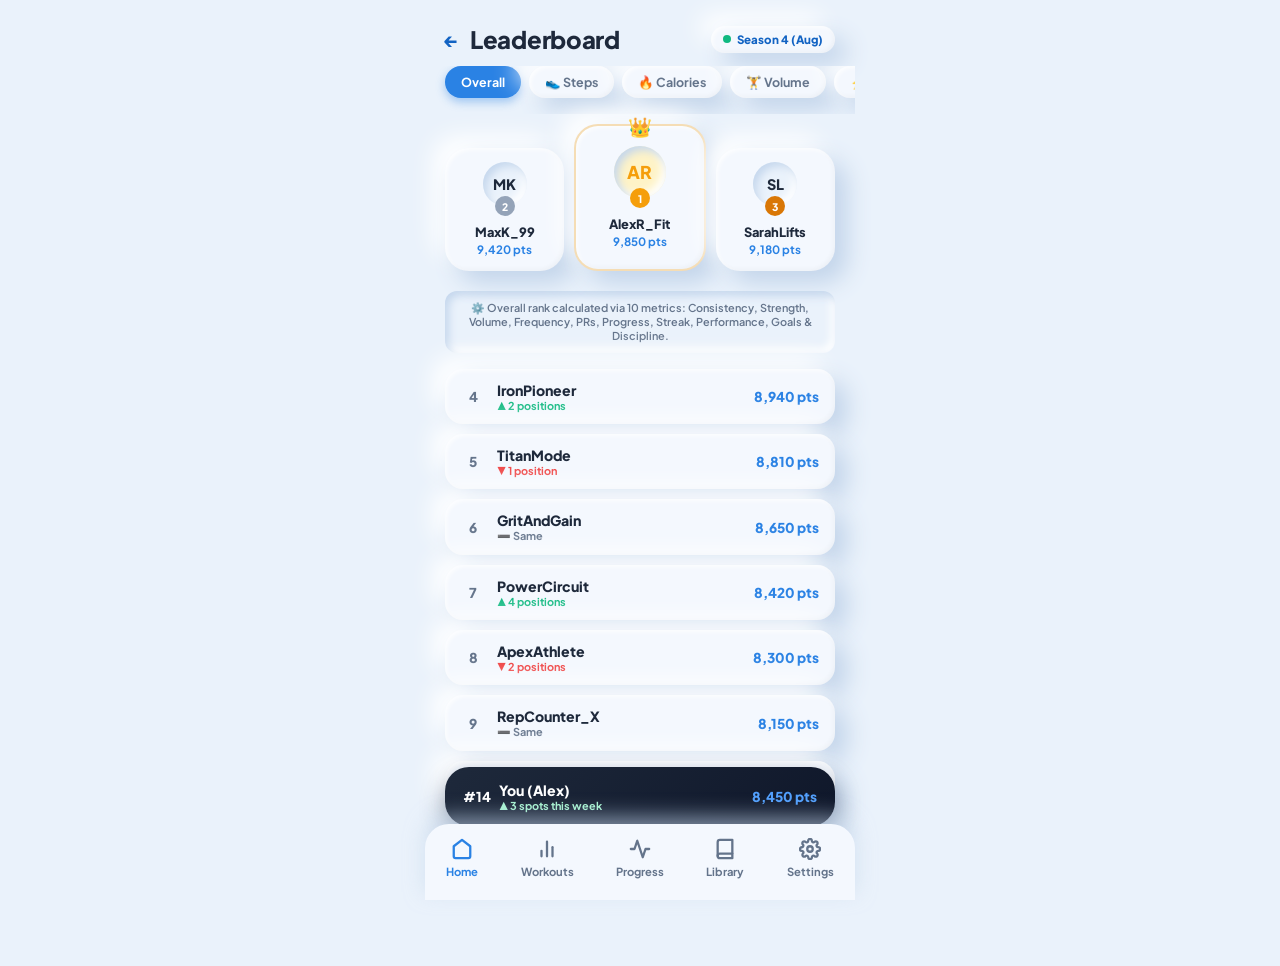
<file: leaderboard.html>
<!DOCTYPE html>
<html lang="en">
<head>
  <meta charset="UTF-8">
  <meta name="viewport" content="width=device-width, initial-scale=1.0">
  <title>Fitness App - Leaderboard</title>
  <!-- Google Fonts: Plus Jakarta Sans -->
  <link rel="preconnect" href="https://fonts.googleapis.com">
  <link rel="preconnect" href="https://fonts.gstatic.com" crossorigin>
  <link href="https://fonts.googleapis.com/css2?family=Plus+Jakarta+Sans:wght@500;600;700;800&display=swap" rel="stylesheet">
  
  <style>
    :root {
      --bg: #eaf2fb;
      --card-bg: #f4f8fe;
      --accent: #2a82e4;
      --accent-light: #52a0fd;
      --accent-dark: #1263c3;
      --accent-bg: #dcebfe;
      --gold: #f59e0b;
      --silver: #94a3b8;
      --bronze: #d97706;
      --text-main: #1e293b;
      --text-muted: #64748b;
      --radius-lg: 24px;
      --radius-md: 18px;
      --radius-sm: 12px;

      /* Claymorphism Shadows */
      --clay-shadow-card: 
        12px 12px 24px #c2d4ea, 
        -12px -12px 24px #ffffff,
        inset 2px 2px 4px rgba(255, 255, 255, 0.8),
        inset -2px -2px 4px rgba(0, 0, 0, 0.03);

      --clay-shadow-inset:
        inset 4px 4px 8px #c5d7ed,
        inset -4px -4px 8px #ffffff;

      --clay-shadow-float:
        8px 12px 20px rgba(42, 130, 228, 0.35),
        inset 2px 2px 4px rgba(255, 255, 255, 0.6);
    }

    * {
      box-sizing: border-box;
      margin: 0;
      padding: 0;
      font-family: 'Plus Jakarta Sans', -apple-system, BlinkMacSystemFont, sans-serif;
      -webkit-tap-highlight-color: transparent;
    }

    body {
      background-color: var(--bg);
      color: var(--text-main);
      display: flex;
      justify-content: center;
      min-height: 100vh;
    }

    /* App Chassis */
    .app-container {
      width: 100%;
      max-width: 430px;
      min-height: 100vh;
      display: flex;
      flex-direction: column;
      position: relative;
      padding-bottom: 150px;
    }

    /* 1. Header */
    .header {
      padding: 24px 20px 12px 20px;
      display: flex;
      justify-content: space-between;
      align-items: center;
    }

    .title {
      font-size: 1.5rem;
      font-weight: 800;
      letter-spacing: -0.3px;
    }

    .season-badge {
      background: var(--card-bg);
      box-shadow: var(--clay-shadow-card);
      padding: 6px 12px;
      border-radius: 16px;
      font-size: 0.72rem;
      font-weight: 800;
      color: var(--accent-dark);
      display: flex;
      align-items: center;
      gap: 6px;
    }

    .season-badge span {
      width: 8px;
      height: 8px;
      background: #10b981;
      border-radius: 50%;
    }

    /* 2. Ranking Tabs */
    .tabs-wrapper {
      padding: 0 20px 16px 20px;
      overflow-x: auto;
      scrollbar-width: none;
    }

    .tabs-wrapper::-webkit-scrollbar {
      display: none;
    }

    .tabs-container {
      display: flex;
      gap: 8px;
    }

    .tab-btn {
      padding: 8px 16px;
      border-radius: 20px;
      background: var(--card-bg);
      box-shadow: var(--clay-shadow-card);
      border: none;
      font-size: 0.78rem;
      font-weight: 700;
      color: var(--text-muted);
      cursor: pointer;
      white-space: nowrap;
      transition: all 0.2s ease;
    }

    .tab-btn.active {
      background: var(--accent);
      color: #ffffff;
      box-shadow: 0 4px 10px rgba(42, 130, 228, 0.4);
    }

    /* 3. Top 3 Podiums */
    .podium-container {
      padding: 10px 20px 20px 20px;
      display: grid;
      grid-template-columns: 1fr 1.1fr 1fr;
      gap: 10px;
      align-items: flex-end;
    }

    .podium-card {
      background: var(--card-bg);
      box-shadow: var(--clay-shadow-card);
      border-radius: var(--radius-lg);
      padding: 14px 8px;
      text-align: center;
      display: flex;
      flex-direction: column;
      align-items: center;
      position: relative;
    }

    .podium-card.rank-1 {
      padding-top: 20px;
      padding-bottom: 20px;
      border: 2px solid rgba(245, 158, 11, 0.3);
    }

    .crown-icon {
      position: absolute;
      top: -12px;
      font-size: 1.2rem;
    }

    .avatar-box {
      width: 44px;
      height: 44px;
      border-radius: 50%;
      background: var(--bg);
      box-shadow: var(--clay-shadow-inset);
      display: flex;
      align-items: center;
      justify-content: center;
      font-weight: 800;
      font-size: 0.9rem;
      margin-bottom: 8px;
      color: var(--text-main);
    }

    .rank-1 .avatar-box {
      width: 52px;
      height: 52px;
      font-size: 1.1rem;
      background: #fef3c7;
      color: var(--gold);
    }

    .rank-badge {
      width: 20px;
      height: 20px;
      border-radius: 50%;
      color: #fff;
      font-size: 0.65rem;
      font-weight: 800;
      display: flex;
      align-items: center;
      justify-content: center;
      margin-top: -18px;
      margin-bottom: 8px;
    }

    .badge-1 { background: var(--gold); }
    .badge-2 { background: var(--silver); }
    .badge-3 { background: var(--bronze); }

    .podium-user {
      font-size: 0.8rem;
      font-weight: 800;
      width: 100%;
      white-space: nowrap;
      overflow: hidden;
      text-overflow: ellipsis;
    }

    .podium-score {
      font-size: 0.72rem;
      font-weight: 700;
      color: var(--accent);
      margin-top: 2px;
    }

    /* Algorithm Metas Info Banner */
    .criteria-info {
      margin: 0 20px 16px 20px;
      background: var(--bg);
      box-shadow: var(--clay-shadow-inset);
      border-radius: var(--radius-sm);
      padding: 10px 14px;
      font-size: 0.68rem;
      color: var(--text-muted);
      font-weight: 600;
      line-height: 1.3;
      text-align: center;
    }

    /* 4. Main Leaderboard List */
    .leaderboard-list {
      padding: 0 20px;
      display: flex;
      flex-direction: column;
      gap: 10px;
    }

    .list-row {
      background: var(--card-bg);
      box-shadow: var(--clay-shadow-card);
      border-radius: var(--radius-md);
      padding: 12px 16px;
      display: flex;
      align-items: center;
      gap: 12px;
    }

    .rank-num {
      width: 24px;
      font-size: 0.85rem;
      font-weight: 800;
      color: var(--text-muted);
      text-align: center;
    }

    .user-info {
      flex: 1;
    }

    .username {
      font-size: 0.88rem;
      font-weight: 800;
    }

    .score-val {
      font-size: 0.85rem;
      font-weight: 800;
      color: var(--accent);
    }

    .rank-change {
      font-size: 0.68rem;
      font-weight: 700;
      display: flex;
      align-items: center;
      gap: 2px;
    }

    .change-up { color: #10b981; }
    .change-down { color: #ef4444; }
    .change-same { color: var(--text-muted); }

    /* 6. User Personal Ranking Sticky Card */
    .user-rank-sticky {
      position: fixed;
      bottom: 74px;
      left: 50%;
      transform: translateX(-50%);
      width: calc(100% - 40px);
      max-width: 390px;
      background: linear-gradient(135deg, #1e293b, #0f172a);
      color: #ffffff;
      border-radius: var(--radius-lg);
      padding: 14px 18px;
      display: flex;
      align-items: center;
      gap: 12px;
      box-shadow: 0 10px 25px rgba(30, 41, 59, 0.4);
      z-index: 90;
    }

    .user-rank-sticky .rank-num {
      color: #ffffff;
    }

    .user-rank-sticky .username {
      color: #ffffff;
    }

    .user-rank-sticky .score-val {
      color: var(--accent-light);
    }

    .user-rank-sticky .rank-change {
      color: #a7f3d0;
    }

    /* 7. Bottom Navigation */
    .bottom-nav {
      position: fixed;
      bottom: 0;
      width: 100%;
      max-width: 430px;
      background: var(--card-bg);
      box-shadow: 0 -8px 20px rgba(194, 212, 234, 0.6);
      border-radius: 24px 24px 0 0;
      display: flex;
      justify-content: space-around;
      padding: 14px 0 22px 0;
      z-index: 100;
    }

    .nav-item {
      display: flex;
      flex-direction: column;
      align-items: center;
      gap: 4px;
      color: var(--text-muted);
      font-size: 0.7rem;
      font-weight: 700;
      text-decoration: none;
      cursor: pointer;
    }

    .nav-item.active {
      color: var(--accent);
    }

    .nav-item svg {
      width: 22px;
      height: 22px;
      stroke: currentColor;
    }
  </style>
</head>
<body>

  <div class="app-container">

    <!-- 1. Header -->
    <header class="header">
      <div style="display: flex; align-items: center; gap: 10px;">
        <a href="index.html" style="text-decoration: none; color: var(--accent-dark); font-weight: 800; font-size: 1.2rem;">←</a>
        <h1 class="title">Leaderboard</h1>
      </div>
      <div class="season-badge">
        <span></span> Season 4 (Aug)
      </div>
    </header>

    <!-- 2. Category Tabs -->
    <div class="tabs-wrapper">
      <div class="tabs-container">
        <button class="tab-btn active" data-category="overall">Overall</button>
        <button class="tab-btn" data-category="steps">👟 Steps</button>
        <button class="tab-btn" data-category="calories">🔥 Calories</button>
        <button class="tab-btn" data-category="volume">🏋️ Volume</button>
        <button class="tab-btn" data-category="consistency">⚡ Consistency</button>
      </div>
    </div>

    <!-- 3. Top 3 Section -->
    <section class="podium-container" id="podiumSection">
      
      <!-- Rank #2 -->
      <div class="podium-card rank-2">
        <div class="avatar-box">MK</div>
        <div class="rank-badge badge-2">2</div>
        <div class="podium-user" id="p2User">MaxK_99</div>
        <div class="podium-score" id="p2Score">9,420 pts</div>
      </div>

      <!-- Rank #1 -->
      <div class="podium-card rank-1">
        <div class="crown-icon">👑</div>
        <div class="avatar-box">AR</div>
        <div class="rank-badge badge-1">1</div>
        <div class="podium-user" id="p1User">AlexR_Fit</div>
        <div class="podium-score" id="p1Score">9,850 pts</div>
      </div>

      <!-- Rank #3 -->
      <div class="podium-card rank-3">
        <div class="avatar-box">SL</div>
        <div class="rank-badge badge-3">3</div>
        <div class="podium-user" id="p3User">SarahLifts</div>
        <div class="podium-score" id="p3Score">9,180 pts</div>
      </div>

    </section>

    <!-- Category Explainer -->
    <div class="criteria-info" id="criteriaExplainer">
      ⚙️ Overall rank calculated via 10 metrics: Consistency, Strength, Volume, Frequency, PRs, Progress, Streak, Performance, Goals & Discipline.
    </div>

    <!-- 4. Main Leaderboard List -->
    <main class="leaderboard-list" id="leaderboardList">
      <!-- Dynamically populated list rows -->
    </main>

    <!-- 6. Your Personal Ranking Sticky Card -->
    <div class="user-rank-sticky">
      <div class="rank-num" id="userStickyRank">#24</div>
      <div class="user-info">
        <div class="username">You (Alex)</div>
        <div class="rank-change" id="userStickySub">▲ 3 spots this week</div>
      </div>
      <div class="score-val" id="userStickyScore">8,450 steps</div>
    </div>

    <!-- 7. Bottom Navigation -->
    <nav class="bottom-nav">
      <a href="index.html" class="nav-item active">
        <svg viewBox="0 0 24 24" fill="none" stroke-width="2.5" stroke-linecap="round" stroke-linejoin="round"><path d="m3 9 9-7 9 7v11a2 2 0 0 1-2 2H5a2 2 0 0 1-2-2z"></path></svg>
        <span>Home</span>
      </a>
      <a href="workouts.html" class="nav-item">
        <svg viewBox="0 0 24 24" fill="none" stroke-width="2.5" stroke-linecap="round" stroke-linejoin="round"><path d="M18 20V10"></path><path d="M12 20V4"></path><path d="M6 20v-6"></path></svg>
        <span>Workouts</span>
      </a>
      <a href="progress.html" class="nav-item">
        <svg viewBox="0 0 24 24" fill="none" stroke-width="2.5" stroke-linecap="round" stroke-linejoin="round"><polyline points="22 12 18 12 15 21 9 3 6 12 2 12"></polyline></svg>
        <span>Progress</span>
      </a>
      <a href="exercise-library.html" class="nav-item">
        <svg viewBox="0 0 24 24" fill="none" stroke-width="2.5" stroke-linecap="round" stroke-linejoin="round"><path d="M4 19.5A2.5 2.5 0 0 1 6.5 17H20"></path><path d="M6.5 2H20v20H6.5A2.5 2.5 0 0 1 4 19.5v-15A2.5 2.5 0 0 1 6.5 2z"></path></svg>
        <span>Library</span>
      </a>
      <a href="settings.html" class="nav-item">
        <svg viewBox="0 0 24 24" fill="none" stroke-width="2.5" stroke-linecap="round" stroke-linejoin="round"><circle cx="12" cy="12" r="3"></circle><path d="M19.4 15a1.65 1.65 0 0 0 .33 1.82l.06.06a2 2 0 0 1 0 2.83 2 2 0 0 1-2.83 0l-.06-.06a1.65 1.65 0 0 0-1.82-.33 1.65 1.65 0 0 0-1 1.51V21a2 2 0 0 1-2 2 2 2 0 0 1-2-2v-.09A1.65 1.65 0 0 0 9 19.4a1.65 1.65 0 0 0-1.82.33l-.06.06a2 2 0 0 1-2.83 0 2 2 0 0 1 0-2.83l.06-.06a1.65 1.65 0 0 0 .33-1.82 1.65 1.65 0 0 0-1.51-1H3a2 2 0 0 1-2-2 2 2 0 0 1 2-2h.09A1.65 1.65 0 0 0 4.6 9a1.65 1.65 0 0 0-.33-1.82l-.06-.06a2 2 0 0 1 0-2.83 2 2 0 0 1 2.83 0l.06.06a1.65 1.65 0 0 0 1.82.33H9a1.65 1.65 0 0 0 1-1.51V3a2 2 0 0 1 2-2 2 2 0 0 1 2 2v.09a1.65 1.65 0 0 0 1 1.51 1.65 1.65 0 0 0 1.82-.33l.06-.06a2 2 0 0 1 2.83 0 2 2 0 0 1 0 2.83l-.06.06a1.65 1.65 0 0 0-.33 1.82V9a1.65 1.65 0 0 0 1.51 1H21a2 2 0 0 1 2 2 2 2 0 0 1-2 2h-.09a1.65 1.65 0 0 0-1.51 1z"></path></svg>
        <span>Settings</span>
      </a>
    </nav>

  </div>

  <script src="app-state.js"></script>
  <script>
    const LEADERBOARD_DATA = {
      overall: {
        explainer: "⚙️ Overall rank calculated via 10 metrics: Consistency, Strength, Volume, Frequency, PRs, Progress, Streak, Performance, Goals & Discipline.",
        podium: [
          { name: "AlexR_Fit", score: "9,850 pts" },
          { name: "MaxK_99", score: "9,420 pts" },
          { name: "SarahLifts", score: "9,180 pts" }
        ],
        rows: [
          { rank: 4, name: "IronPioneer", change: "▲ 2 positions", score: "8,940 pts" },
          { rank: 5, name: "TitanMode", change: "▼ 1 position", score: "8,810 pts" },
          { rank: 6, name: "GritAndGain", change: "➖ Same", score: "8,650 pts" },
          { rank: 7, name: "PowerCircuit", change: "▲ 4 positions", score: "8,420 pts" },
          { rank: 8, name: "ApexAthlete", change: "▼ 2 positions", score: "8,300 pts" },
          { rank: 9, name: "RepCounter_X", change: "➖ Same", score: "8,150 pts" },
          { rank: 10, name: "PulseRider", change: "▲ 1 position", score: "7,980 pts" }
        ],
        userRank: "#14",
        getUserScore: (state) => `${state.dailySteps > 8000 ? "8,450" : "7,450"} pts`
      },

      steps: {
        explainer: "👟 Ranked by total steps tracked throughout the entire day.",
        podium: [
          { name: "AlexR_Fit", score: "14,250 steps" },
          { name: "Ryan_Cross", score: "13,820 steps" },
          { name: "Sam_Runner", score: "12,940 steps" }
        ],
        rows: [
          { rank: 4, name: "Emma_Walks", change: "▲ 3 positions", score: "11,850 steps" },
          { rank: 5, name: "TitanMode", change: "➖ Same", score: "10,920 steps" },
          { rank: 6, name: "GritAndGain", change: "▼ 1 position", score: "10,400 steps" },
          { rank: 7, name: "PowerCircuit", change: "▲ 2 positions", score: "9,850 steps" },
          { rank: 8, name: "ApexAthlete", change: "▼ 1 position", score: "9,210 steps" },
          { rank: 9, name: "IronPioneer", change: "➖ Same", score: "8,950 steps" },
          { rank: 10, name: "PulseRider", change: "▲ 5 positions", score: "8,600 steps" }
        ],
        userRank: "#24",
        getUserScore: (state) => state.stepTrackingEnabled ? `${(state.dailySteps || 8450).toLocaleString()} steps` : "Step Tracking Off"
      },

      calories: {
        explainer: "🔥 Ranked by total daily active calories burned across all daily movement.",
        podium: [
          { name: "AlexR_Fit", score: "1,280 kcal" },
          { name: "Ryan_Cross", score: "1,190 kcal" },
          { name: "Sam_Runner", score: "1,140 kcal" }
        ],
        rows: [
          { rank: 4, name: "TitanMode", change: "▲ 1 position", score: "980 kcal" },
          { rank: 5, name: "MaxK_99", change: "▼ 2 positions", score: "910 kcal" },
          { rank: 6, name: "IronPioneer", change: "▲ 4 positions", score: "850 kcal" },
          { rank: 7, name: "GritAndGain", change: "➖ Same", score: "790 kcal" },
          { rank: 8, name: "PowerCircuit", change: "▼ 1 position", score: "720 kcal" },
          { rank: 9, name: "ApexAthlete", change: "➖ Same", score: "680 kcal" },
          { rank: 10, name: "PulseRider", change: "▲ 2 positions", score: "630 kcal" }
        ],
        userRank: "#18",
        getUserScore: (state) => state.activityCaloriesEnabled ? `${state.dailyCalories || 520} kcal` : "Activity Calories — Off"
      },

      volume: {
        explainer: "🏋️ Ranked by cumulative training volume (kg lifted) this month.",
        podium: [
          { name: "AlexR_Fit", score: "62,450 kg" },
          { name: "Ryan_Cross", score: "59,820 kg" },
          { name: "Sam_Runner", score: "57,210 kg" }
        ],
        rows: [
          { rank: 4, name: "TitanMode", change: "▲ 2 positions", score: "52,400 kg" },
          { rank: 5, name: "IronPioneer", change: "▼ 1 position", score: "48,900 kg" },
          { rank: 6, name: "MaxK_99", change: "➖ Same", score: "45,300 kg" },
          { rank: 7, name: "PowerCircuit", change: "▲ 3 positions", score: "41,800 kg" },
          { rank: 8, name: "GritAndGain", change: "▼ 2 positions", score: "38,500 kg" },
          { rank: 9, name: "ApexAthlete", change: "➖ Same", score: "35,200 kg" },
          { rank: 10, name: "PulseRider", change: "▲ 1 position", score: "32,100 kg" }
        ],
        userRank: "#8",
        getUserScore: () => "38,420 kg"
      },

      consistency: {
        explainer: "⚡ Ranked by monthly workout schedule adherence rate (%).",
        podium: [
          { name: "AlexR_Fit", score: "96% optimal" },
          { name: "Ryan_Cross", score: "94% optimal" },
          { name: "Sam_Runner", score: "92% optimal" }
        ],
        rows: [
          { rank: 4, name: "IronPioneer", change: "▲ 1 position", score: "90%" },
          { rank: 5, name: "TitanMode", change: "➖ Same", score: "88%" },
          { rank: 6, name: "MaxK_99", change: "▼ 2 positions", score: "85%" },
          { rank: 7, name: "GritAndGain", change: "▲ 2 positions", score: "82%" },
          { rank: 8, name: "PowerCircuit", change: "▼ 1 position", score: "80%" },
          { rank: 9, name: "ApexAthlete", change: "➖ Same", score: "78%" },
          { rank: 10, name: "PulseRider", change: "▲ 3 positions", score: "75%" }
        ],
        userRank: "#5",
        getUserScore: () => "88% optimal"
      }
    };

    function renderLeaderboard(category) {
      const data = LEADERBOARD_DATA[category] || LEADERBOARD_DATA.overall;
      const state = GymState.get();

      // Explainer
      document.getElementById('criteriaExplainer').textContent = data.explainer;

      // Podiums
      document.getElementById('p1User').textContent = data.podium[0].name;
      document.getElementById('p1Score').textContent = data.podium[0].score;

      document.getElementById('p2User').textContent = data.podium[1].name;
      document.getElementById('p2Score').textContent = data.podium[1].score;

      document.getElementById('p3User').textContent = data.podium[2].name;
      document.getElementById('p3Score').textContent = data.podium[2].score;

      // List rows
      const listContainer = document.getElementById('leaderboardList');
      listContainer.innerHTML = data.rows.map(r => `
        <div class="list-row">
          <div class="rank-num">${r.rank}</div>
          <div class="user-info">
            <div class="username">${r.name}</div>
            <div class="rank-change ${r.change.includes('▲') ? 'change-up' : r.change.includes('▼') ? 'change-down' : 'change-same'}">${r.change}</div>
          </div>
          <div class="score-val">${r.score}</div>
        </div>
      `).join('');

      // User sticky bar
      document.getElementById('userStickyRank').textContent = data.userRank;
      document.getElementById('userStickyScore').textContent = data.getUserScore(state);
    }

    document.addEventListener('DOMContentLoaded', () => {
      renderLeaderboard('overall');

      const tabs = document.querySelectorAll('.tab-btn');
      tabs.forEach(tab => {
        tab.addEventListener('click', () => {
          tabs.forEach(t => t.classList.remove('active'));
          tab.classList.add('active');
          const cat = tab.dataset.category;
          renderLeaderboard(cat);
        });
      });

      window.addEventListener('appStateChanged', () => {
        const activeTab = document.querySelector('.tab-btn.active');
        if (activeTab) renderLeaderboard(activeTab.dataset.category);
      });
    });
  </script>

</body>
</html>
</file>
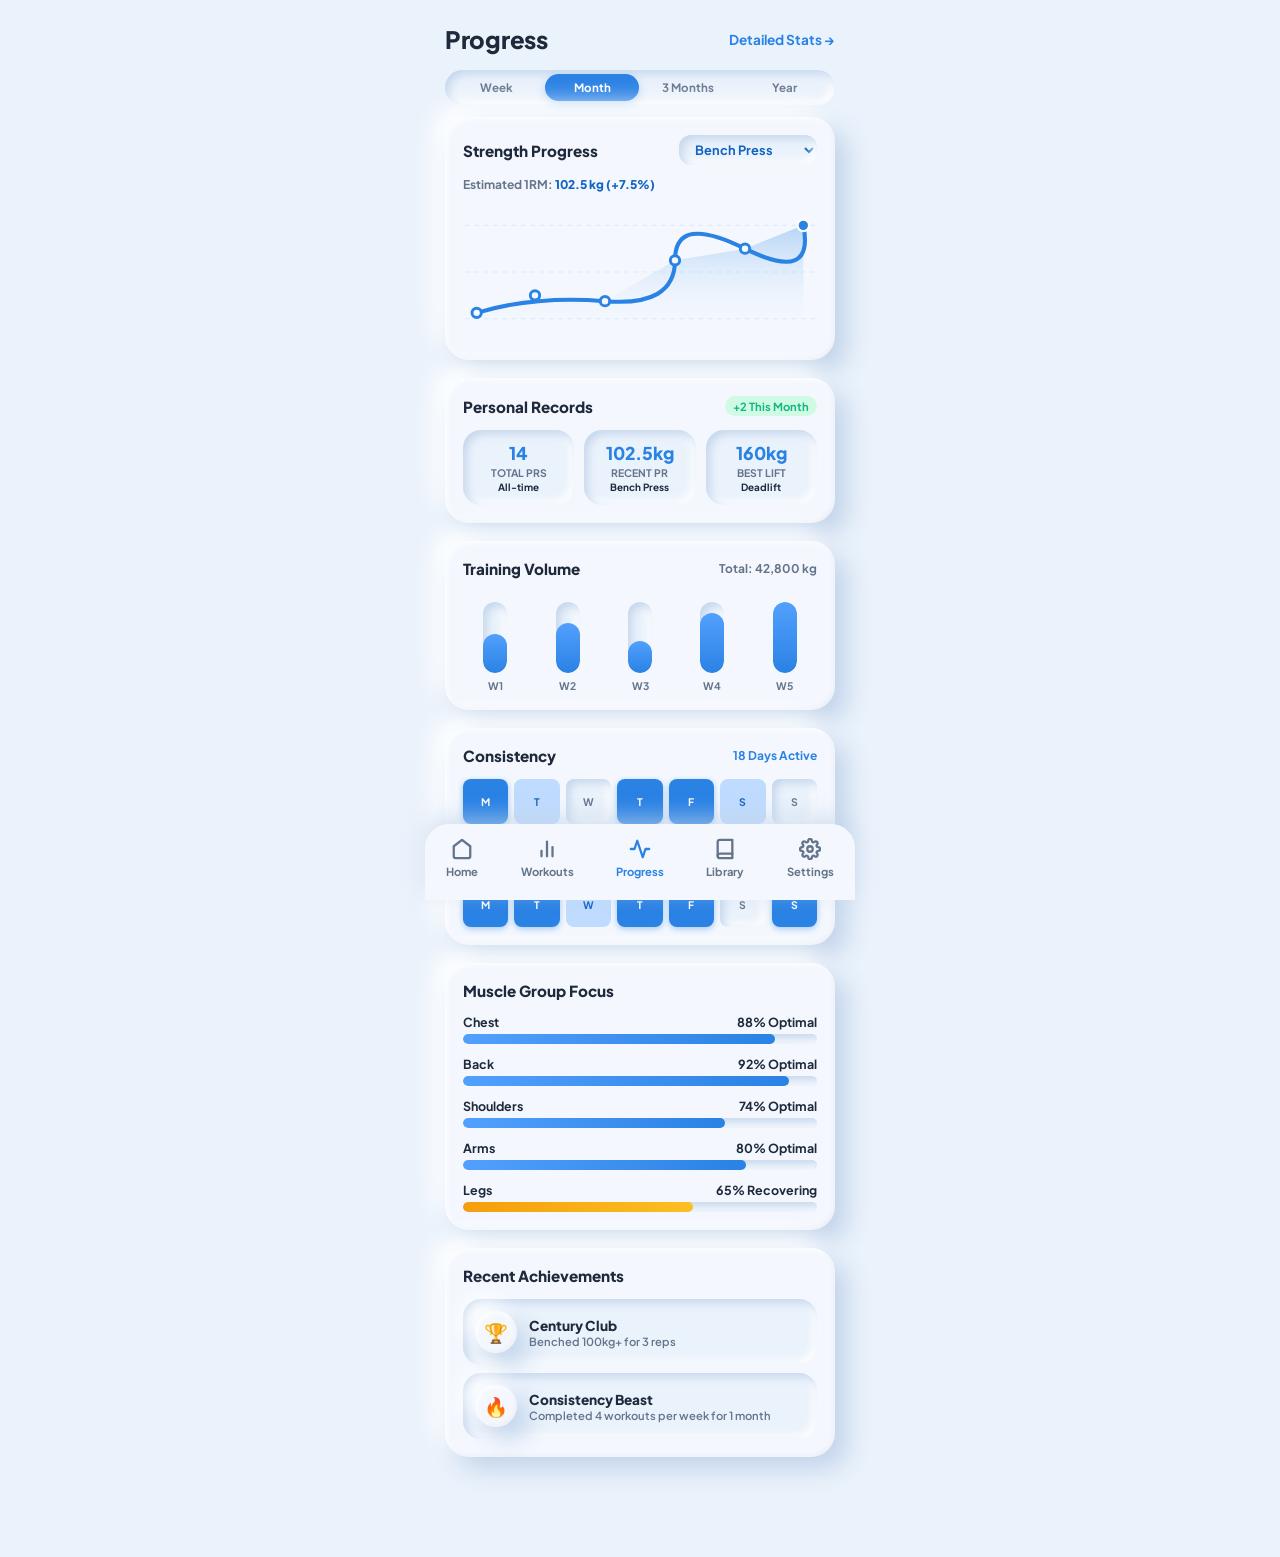
<file: progress.html>
<!DOCTYPE html>
<html lang="en">
<head>
  <meta charset="UTF-8">
  <meta name="viewport" content="width=device-width, initial-scale=1.0">
  <title>Fitness App - Progress</title>
  <link rel="preconnect" href="https://fonts.googleapis.com">
  <link rel="preconnect" href="https://fonts.gstatic.com" crossorigin>
  <link href="https://fonts.googleapis.com/css2?family=Plus+Jakarta+Sans:wght@500;600;700;800&display=swap" rel="stylesheet">
  
  <style>
    :root {
      --bg: #eaf2fb;
      --card-bg: #f4f8fe;
      --accent: #2a82e4;
      --accent-light: #52a0fd;
      --accent-dark: #1263c3;
      --accent-bg: #dcebfe;
      --text-main: #1e293b;
      --text-muted: #64748b;
      --radius-lg: 24px;
      --radius-md: 18px;
      --radius-sm: 12px;

      /* Claymorphism Shadows */
      --clay-shadow-card: 
        12px 12px 24px #c2d4ea, 
        -12px -12px 24px #ffffff,
        inset 2px 2px 4px rgba(255, 255, 255, 0.8),
        inset -2px -2px 4px rgba(0, 0, 0, 0.03);

      --clay-shadow-inset:
        inset 4px 4px 8px #c5d7ed,
        inset -4px -4px 8px #ffffff;

      --clay-shadow-float:
        8px 12px 20px rgba(42, 130, 228, 0.35),
        inset 2px 2px 4px rgba(255, 255, 255, 0.6);
    }

    * {
      box-sizing: border-box;
      margin: 0;
      padding: 0;
      font-family: 'Plus Jakarta Sans', -apple-system, BlinkMacSystemFont, sans-serif;
      -webkit-tap-highlight-color: transparent;
    }

    body {
      background-color: var(--bg);
      color: var(--text-main);
      display: flex;
      justify-content: center;
      min-height: 100vh;
    }

    .app-container {
      width: 100%;
      max-width: 430px;
      min-height: 100vh;
      display: flex;
      flex-direction: column;
      position: relative;
      padding-bottom: 100px;
    }

    /* 1. Header */
    .header {
      padding: 24px 20px 12px 20px;
    }

    .title-row {
      display: flex;
      justify-content: space-between;
      align-items: center;
      margin-bottom: 16px;
    }

    .title {
      font-size: 1.5rem;
      font-weight: 800;
      letter-spacing: -0.3px;
    }

    /* Time Range Selector */
    .time-selector {
      display: flex;
      background: var(--bg);
      box-shadow: var(--clay-shadow-inset);
      border-radius: 20px;
      padding: 4px;
      gap: 2px;
    }

    .time-btn {
      flex: 1;
      padding: 6px 10px;
      border-radius: 16px;
      border: none;
      background: transparent;
      font-size: 0.72rem;
      font-weight: 700;
      color: var(--text-muted);
      cursor: pointer;
      transition: all 0.2s ease;
      text-align: center;
    }

    .time-btn.active {
      background: var(--accent);
      color: #ffffff;
      box-shadow: 0 4px 10px rgba(42, 130, 228, 0.3);
    }

    /* Content Layout */
    .content-body {
      padding: 0 20px;
      display: flex;
      flex-direction: column;
      gap: 18px;
    }

    /* Section Cards Base */
    .section-card {
      background: var(--card-bg);
      box-shadow: var(--clay-shadow-card);
      border-radius: var(--radius-lg);
      padding: 18px;
    }

    .card-header {
      display: flex;
      justify-content: space-between;
      align-items: center;
      margin-bottom: 14px;
    }

    .card-title {
      font-size: 0.95rem;
      font-weight: 800;
    }

    .card-badge {
      font-size: 0.7rem;
      font-weight: 700;
      color: #10b981;
      background: #d1fae5;
      padding: 3px 8px;
      border-radius: 10px;
    }

    /* 2. Strength Progress Line Chart */
    .exercise-select-wrapper {
      display: flex;
      justify-content: space-between;
      align-items: center;
      margin-bottom: 12px;
    }

    .exercise-dropdown {
      background: var(--bg);
      box-shadow: var(--clay-shadow-inset);
      border: none;
      padding: 6px 12px;
      border-radius: var(--radius-sm);
      font-size: 0.8rem;
      font-weight: 700;
      color: var(--accent-dark);
      outline: none;
    }

    .chart-container {
      position: relative;
      width: 100%;
      height: 140px;
      margin-top: 10px;
    }

    .chart-svg {
      width: 100%;
      height: 100%;
      overflow: visible;
    }

    /* 3. Personal Records Grid */
    .pr-grid {
      display: grid;
      grid-template-columns: repeat(3, 1fr);
      gap: 10px;
    }

    .pr-box {
      background: var(--bg);
      box-shadow: var(--clay-shadow-inset);
      border-radius: var(--radius-md);
      padding: 12px 8px;
      text-align: center;
    }

    .pr-val {
      font-size: 1.1rem;
      font-weight: 800;
      color: var(--accent);
      margin-bottom: 2px;
    }

    .pr-label {
      font-size: 0.65rem;
      font-weight: 700;
      color: var(--text-muted);
      text-transform: uppercase;
    }

    .pr-subtext {
      font-size: 0.62rem;
      color: var(--text-main);
      font-weight: 700;
      margin-top: 2px;
    }

    /* 4. Training Volume Bar Chart */
    .volume-bars {
      display: flex;
      align-items: flex-end;
      justify-content: space-between;
      height: 100px;
      padding-top: 10px;
      gap: 8px;
    }

    .bar-col {
      flex: 1;
      display: flex;
      flex-direction: column;
      align-items: center;
      gap: 6px;
      height: 100%;
      justify-content: flex-end;
    }

    .bar-track {
      width: 100%;
      height: 100%;
      max-width: 24px;
      background: var(--bg);
      box-shadow: var(--clay-shadow-inset);
      border-radius: 12px;
      display: flex;
      align-items: flex-end;
      overflow: hidden;
    }

    .bar-fill {
      width: 100%;
      background: linear-gradient(180deg, var(--accent-light), var(--accent));
      border-radius: 12px;
      transition: height 0.4s ease;
    }

    .bar-label {
      font-size: 0.65rem;
      font-weight: 700;
      color: var(--text-muted);
    }

    /* 5. Workout Consistency Calendar */
    .consistency-grid {
      display: grid;
      grid-template-columns: repeat(7, 1fr);
      gap: 6px;
      margin-top: 8px;
    }

    .day-cell {
      aspect-ratio: 1;
      border-radius: 8px;
      background: var(--bg);
      box-shadow: var(--clay-shadow-inset);
      display: flex;
      align-items: center;
      justify-content: center;
      font-size: 0.65rem;
      font-weight: 700;
      color: var(--text-muted);
    }

    .day-cell.active-low {
      background: #bfdbfe;
      color: var(--accent-dark);
      box-shadow: none;
    }

    .day-cell.active-high {
      background: var(--accent);
      color: #ffffff;
      box-shadow: 0 2px 6px rgba(42, 130, 228, 0.4);
    }

    /* 6. Muscle Group Progress */
    .muscle-list {
      display: flex;
      flex-direction: column;
      gap: 12px;
    }

    .muscle-item {
      display: flex;
      flex-direction: column;
      gap: 4px;
    }

    .muscle-meta {
      display: flex;
      justify-content: space-between;
      font-size: 0.78rem;
      font-weight: 700;
    }

    .progress-track {
      height: 10px;
      background: var(--bg);
      box-shadow: var(--clay-shadow-inset);
      border-radius: 10px;
      overflow: hidden;
      position: relative;
    }

    .progress-fill {
      height: 100%;
      border-radius: 10px;
      background: linear-gradient(90deg, var(--accent-light), var(--accent));
    }

    /* 7. Key Achievements */
    .achievement-card {
      display: flex;
      align-items: center;
      gap: 12px;
      background: var(--bg);
      box-shadow: var(--clay-shadow-inset);
      border-radius: var(--radius-md);
      padding: 12px;
      margin-bottom: 8px;
    }

    .achievement-card:last-child {
      margin-bottom: 0;
    }

    .achievement-icon {
      width: 42px;
      height: 42px;
      border-radius: 50%;
      background: var(--card-bg);
      box-shadow: var(--clay-shadow-card);
      display: flex;
      align-items: center;
      justify-content: center;
      font-size: 1.2rem;
      flex-shrink: 0;
    }

    .achievement-title {
      font-size: 0.85rem;
      font-weight: 800;
    }

    .achievement-desc {
      font-size: 0.7rem;
      color: var(--text-muted);
      font-weight: 600;
    }

    /* 8. Bottom Navigation */
    .bottom-nav {
      position: fixed;
      bottom: 0;
      width: 100%;
      max-width: 430px;
      background: var(--card-bg);
      box-shadow: 0 -8px 20px rgba(194, 212, 234, 0.6);
      border-radius: 24px 24px 0 0;
      display: flex;
      justify-content: space-around;
      padding: 14px 0 22px 0;
      z-index: 100;
    }

    .nav-item {
      display: flex;
      flex-direction: column;
      align-items: center;
      gap: 4px;
      color: var(--text-muted);
      font-size: 0.7rem;
      font-weight: 700;
      text-decoration: none;
      cursor: pointer;
    }

    .nav-item.active {
      color: var(--accent);
    }

    .nav-item svg {
      width: 22px;
      height: 22px;
      stroke: currentColor;
    }
  </style>
</head>
<body>

  <div class="app-container">
    
    <!-- 1. Header & Time Selector -->
    <header class="header">
      <div class="title-row" style="display: flex; justify-content: space-between; align-items: center;">
        <h1 class="title">Progress</h1>
        <a href="statistics.html" style="color: var(--accent); font-size: 0.85rem; font-weight: 700; text-decoration: none;">Detailed Stats →</a>
      </div>
      
      <div class="time-selector">
        <button class="time-btn" data-range="week">Week</button>
        <button class="time-btn active" data-range="month">Month</button>
        <button class="time-btn" data-range="3months">3 Months</button>
        <button class="time-btn" data-range="year">Year</button>
      </div>
    </header>

    <main class="content-body">

      <!-- 2. Strength Progress -->
      <section class="section-card">
        <div class="exercise-select-wrapper">
          <h2 class="card-title">Strength Progress</h2>
          <select class="exercise-dropdown" id="exerciseSelect">
            <option>Bench Press</option>
            <option>Squat</option>
            <option>Deadlift</option>
            <option>Shoulder Press</option>
          </select>
        </div>
        <div style="font-size: 0.75rem; color: var(--text-muted); font-weight: 700; margin-bottom: 8px;">
          Estimated 1RM: <span style="color: var(--accent-dark); font-weight: 800;">102.5 kg (+7.5%)</span>
        </div>
        
        <div class="chart-container">
          <svg class="chart-svg" viewBox="0 0 300 120">
            <!-- Background Grid Lines -->
            <line x1="0" y1="20" x2="300" y2="20" stroke="#dcebfe" stroke-dasharray="4" stroke-width="1" />
            <line x1="0" y1="60" x2="300" y2="60" stroke="#dcebfe" stroke-dasharray="4" stroke-width="1" />
            <line x1="0" y1="100" x2="300" y2="100" stroke="#dcebfe" stroke-dasharray="4" stroke-width="1" />
            
            <!-- Area Fill -->
            <polygon points="10,95 60,80 120,85 180,50 240,40 290,20 290,110 10,110" fill="url(#blue-gradient)" opacity="0.3" />
            
            <!-- Line Path -->
            <path d="M 10 95 Q 60 80, 120 85 T 180 50 T 240 40 T 290 20" fill="none" stroke="var(--accent)" stroke-width="3.5" stroke-linecap="round" />
            
            <!-- Data Points -->
            <circle cx="10" cy="95" r="4" fill="var(--card-bg)" stroke="var(--accent)" stroke-width="2.5"/>
            <circle cx="60" cy="80" r="4" fill="var(--card-bg)" stroke="var(--accent)" stroke-width="2.5"/>
            <circle cx="120" cy="85" r="4" fill="var(--card-bg)" stroke="var(--accent)" stroke-width="2.5"/>
            <circle cx="180" cy="50" r="4" fill="var(--card-bg)" stroke="var(--accent)" stroke-width="2.5"/>
            <circle cx="240" cy="40" r="4" fill="var(--card-bg)" stroke="var(--accent)" stroke-width="2.5"/>
            <circle cx="290" cy="20" r="5" fill="var(--accent)" stroke="#ffffff" stroke-width="2"/>

            <defs>
              <linearGradient id="blue-gradient" x1="0%" y1="0%" x2="0%" y2="100%">
                <stop offset="0%" stop-color="var(--accent)" />
                <stop offset="100%" stop-color="var(--bg)" stop-opacity="0" />
              </linearGradient>
            </defs>
          </svg>
        </div>
      </section>

      <!-- 3. Personal Records -->
      <section class="section-card">
        <div class="card-header">
          <h2 class="card-title">Personal Records</h2>
          <span class="card-badge">+2 This Month</span>
        </div>
        <div class="pr-grid">
          <div class="pr-box">
            <div class="pr-val">14</div>
            <div class="pr-label">Total PRs</div>
            <div class="pr-subtext">All-time</div>
          </div>
          <div class="pr-box">
            <div class="pr-val">102.5kg</div>
            <div class="pr-label">Recent PR</div>
            <div class="pr-subtext">Bench Press</div>
          </div>
          <div class="pr-box">
            <div class="pr-val">160kg</div>
            <div class="pr-label">Best Lift</div>
            <div class="pr-subtext">Deadlift</div>
          </div>
        </div>
      </section>

      <!-- 4. Training Volume Chart -->
      <section class="section-card">
        <div class="card-header">
          <h2 class="card-title">Training Volume</h2>
          <span style="font-size: 0.75rem; font-weight: 700; color: var(--text-muted);">Total: 42,800 kg</span>
        </div>
        <div class="volume-bars">
          <div class="bar-col">
            <div class="bar-track"><div class="bar-fill" style="height: 55%;"></div></div>
            <span class="bar-label">W1</span>
          </div>
          <div class="bar-col">
            <div class="bar-track"><div class="bar-fill" style="height: 70%;"></div></div>
            <span class="bar-label">W2</span>
          </div>
          <div class="bar-col">
            <div class="bar-track"><div class="bar-fill" style="height: 45%;"></div></div>
            <span class="bar-label">W3</span>
          </div>
          <div class="bar-col">
            <div class="bar-track"><div class="bar-fill" style="height: 85%;"></div></div>
            <span class="bar-label">W4</span>
          </div>
          <div class="bar-col">
            <div class="bar-track"><div class="bar-fill" style="height: 100%;"></div></div>
            <span class="bar-label">W5</span>
          </div>
        </div>
      </section>

      <!-- 5. Workout Consistency -->
      <section class="section-card">
        <div class="card-header">
          <h2 class="card-title">Consistency</h2>
          <span style="font-size: 0.75rem; font-weight: 700; color: var(--accent);">18 Days Active</span>
        </div>
        <div class="consistency-grid">
          <div class="day-cell active-high">M</div>
          <div class="day-cell active-low">T</div>
          <div class="day-cell">W</div>
          <div class="day-cell active-high">T</div>
          <div class="day-cell active-high">F</div>
          <div class="day-cell active-low">S</div>
          <div class="day-cell">S</div>

          <div class="day-cell active-high">M</div>
          <div class="day-cell active-high">T</div>
          <div class="day-cell">W</div>
          <div class="day-cell active-low">T</div>
          <div class="day-cell active-high">F</div>
          <div class="day-cell">S</div>
          <div class="day-cell active-low">S</div>

          <div class="day-cell active-high">M</div>
          <div class="day-cell active-high">T</div>
          <div class="day-cell active-low">W</div>
          <div class="day-cell active-high">T</div>
          <div class="day-cell active-high">F</div>
          <div class="day-cell">S</div>
          <div class="day-cell active-high">S</div>
        </div>
      </section>

      <!-- 6. Muscle Group Progress -->
      <section class="section-card">
        <div class="card-header">
          <h2 class="card-title">Muscle Group Focus</h2>
        </div>
        <div class="muscle-list">
          <div class="muscle-item">
            <div class="muscle-meta"><span>Chest</span><span>88% Optimal</span></div>
            <div class="progress-track"><div class="progress-fill" style="width: 88%;"></div></div>
          </div>
          <div class="muscle-item">
            <div class="muscle-meta"><span>Back</span><span>92% Optimal</span></div>
            <div class="progress-track"><div class="progress-fill" style="width: 92%;"></div></div>
          </div>
          <div class="muscle-item">
            <div class="muscle-meta"><span>Shoulders</span><span>74% Optimal</span></div>
            <div class="progress-track"><div class="progress-fill" style="width: 74%;"></div></div>
          </div>
          <div class="muscle-item">
            <div class="muscle-meta"><span>Arms</span><span>80% Optimal</span></div>
            <div class="progress-track"><div class="progress-fill" style="width: 80%;"></div></div>
          </div>
          <div class="muscle-item">
            <div class="muscle-meta"><span>Legs</span><span>65% Recovering</span></div>
            <div class="progress-track"><div class="progress-fill" style="width: 65%; background: linear-gradient(90deg, #f59e0b, #fbbf24);"></div></div>
          </div>
        </div>
      </section>

      <!-- 7. Key Achievements -->
      <section class="section-card">
        <div class="card-header">
          <h2 class="card-title">Recent Achievements</h2>
        </div>
        
        <div class="achievement-card">
          <div class="achievement-icon">🏆</div>
          <div>
            <div class="achievement-title">Century Club</div>
            <div class="achievement-desc">Benched 100kg+ for 3 reps</div>
          </div>
        </div>

        <div class="achievement-card">
          <div class="achievement-icon">🔥</div>
          <div>
            <div class="achievement-title">Consistency Beast</div>
            <div class="achievement-desc">Completed 4 workouts per week for 1 month</div>
          </div>
        </div>
      </section>

    </main>

    <!-- 8. Bottom Navigation (Progress Active) -->
    <nav class="bottom-nav">
      <a href="index.html" class="nav-item">
        <svg viewBox="0 0 24 24" fill="none" stroke-width="2.5" stroke-linecap="round" stroke-linejoin="round"><path d="m3 9 9-7 9 7v11a2 2 0 0 1-2 2H5a2 2 0 0 1-2-2z"></path></svg>
        <span>Home</span>
      </a>
      <a href="workouts.html" class="nav-item">
        <svg viewBox="0 0 24 24" fill="none" stroke-width="2.5" stroke-linecap="round" stroke-linejoin="round"><path d="M18 20V10"></path><path d="M12 20V4"></path><path d="M6 20v-6"></path></svg>
        <span>Workouts</span>
      </a>
      <a href="progress.html" class="nav-item active">
        <svg viewBox="0 0 24 24" fill="none" stroke-width="2.5" stroke-linecap="round" stroke-linejoin="round"><polyline points="22 12 18 12 15 21 9 3 6 12 2 12"></polyline></svg>
        <span>Progress</span>
      </a>
      <a href="exercise-library.html" class="nav-item">
        <svg viewBox="0 0 24 24" fill="none" stroke-width="2.5" stroke-linecap="round" stroke-linejoin="round"><path d="M4 19.5A2.5 2.5 0 0 1 6.5 17H20"></path><path d="M6.5 2H20v20H6.5A2.5 2.5 0 0 1 4 19.5v-15A2.5 2.5 0 0 1 6.5 2z"></path></svg>
        <span>Library</span>
      </a>
      <a href="settings.html" class="nav-item">
        <svg viewBox="0 0 24 24" fill="none" stroke-width="2.5" stroke-linecap="round" stroke-linejoin="round"><circle cx="12" cy="12" r="3"></circle><path d="M19.4 15a1.65 1.65 0 0 0 .33 1.82l.06.06a2 2 0 0 1 0 2.83 2 2 0 0 1-2.83 0l-.06-.06a1.65 1.65 0 0 0-1.82-.33 1.65 1.65 0 0 0-1 1.51V21a2 2 0 0 1-2 2 2 2 0 0 1-2-2v-.09A1.65 1.65 0 0 0 9 19.4a1.65 1.65 0 0 0-1.82.33l-.06.06a2 2 0 0 1-2.83 0 2 2 0 0 1 0-2.83l.06-.06a1.65 1.65 0 0 0 .33-1.82 1.65 1.65 0 0 0-1.51-1H3a2 2 0 0 1-2-2 2 2 0 0 1 2-2h.09A1.65 1.65 0 0 0 4.6 9a1.65 1.65 0 0 0-.33-1.82l-.06-.06a2 2 0 0 1 0-2.83 2 2 0 0 1 2.83 0l.06.06a1.65 1.65 0 0 0 1.82.33H9a1.65 1.65 0 0 0 1-1.51V3a2 2 0 0 1 2-2 2 2 0 0 1 2 2v.09a1.65 1.65 0 0 0 1 1.51 1.65 1.65 0 0 0 1.82-.33l.06-.06a2 2 0 0 1 2.83 0 2 2 0 0 1 0 2.83l-.06.06a1.65 1.65 0 0 0-.33 1.82V9a1.65 1.65 0 0 0 1.51 1H21a2 2 0 0 1 2 2 2 2 0 0 1-2 2h-.09a1.65 1.65 0 0 0-1.51 1z"></path></svg>
        <span>Settings</span>
      </a>
    </nav>

  </div>

  <script>
    // Time Range Selector Toggle
    const timeBtns = document.querySelectorAll('.time-btn');
    timeBtns.forEach(btn => {
      btn.addEventListener('click', () => {
        timeBtns.forEach(b => b.classList.remove('active'));
        btn.classList.add('active');
      });
    });
  </script>

</body>
</html>
</file>
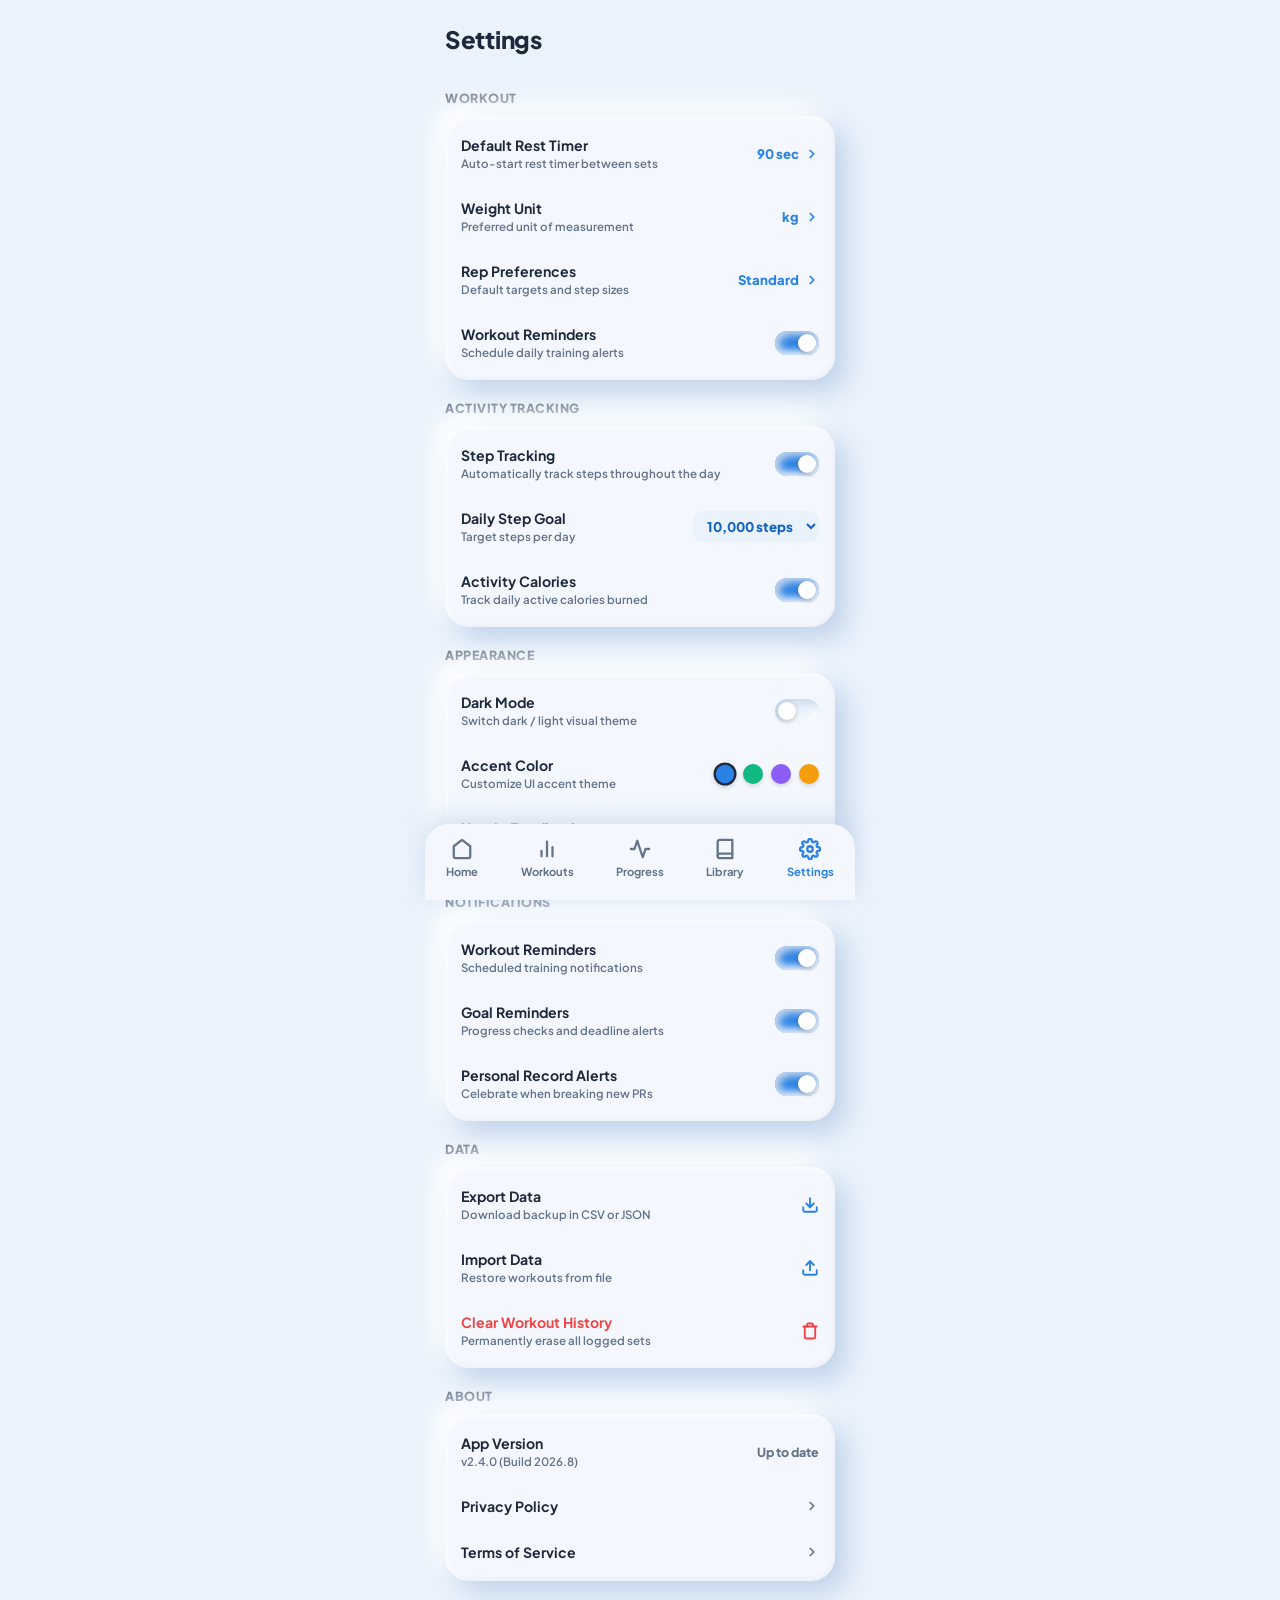
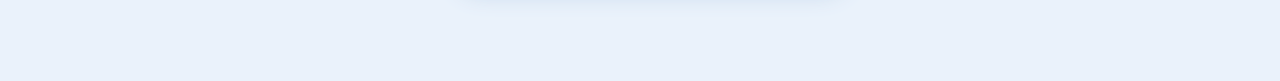
<file: settings.html>
<!DOCTYPE html>
<html lang="en">
<head>
  <meta charset="UTF-8">
  <meta name="viewport" content="width=device-width, initial-scale=1.0">
  <title>Fitness App - Settings</title>
  <!-- Google Fonts: Plus Jakarta Sans -->
  <link rel="preconnect" href="https://fonts.googleapis.com">
  <link rel="preconnect" href="https://fonts.gstatic.com" crossorigin>
  <link href="https://fonts.googleapis.com/css2?family=Plus+Jakarta+Sans:wght@500;600;700;800&display=swap" rel="stylesheet">
  
  <style>
    :root {
      --bg: #eaf2fb;
      --card-bg: #f4f8fe;
      --accent: #2a82e4;
      --accent-light: #52a0fd;
      --accent-dark: #1263c3;
      --accent-bg: #dcebfe;
      --text-main: #1e293b;
      --text-muted: #64748b;
      --danger: #ef4444;
      --radius-lg: 24px;
      --radius-md: 18px;
      --radius-sm: 12px;

      /* Claymorphism Shadows */
      --clay-shadow-card: 
        12px 12px 24px #c2d4ea, 
        -12px -12px 24px #ffffff,
        inset 2px 2px 4px rgba(255, 255, 255, 0.8),
        inset -2px -2px 4px rgba(0, 0, 0, 0.03);

      --clay-shadow-inset:
        inset 4px 4px 8px #c5d7ed,
        inset -4px -4px 8px #ffffff;

      --clay-shadow-float:
        8px 12px 20px rgba(42, 130, 228, 0.35),
        inset 2px 2px 4px rgba(255, 255, 255, 0.6);
    }

    * {
      box-sizing: border-box;
      margin: 0;
      padding: 0;
      font-family: 'Plus Jakarta Sans', -apple-system, BlinkMacSystemFont, sans-serif;
      -webkit-tap-highlight-color: transparent;
    }

    body {
      background-color: var(--bg);
      color: var(--text-main);
      display: flex;
      justify-content: center;
      min-height: 100vh;
    }

    .app-container {
      width: 100%;
      max-width: 430px;
      min-height: 100vh;
      display: flex;
      flex-direction: column;
      position: relative;
      padding-bottom: 100px;
    }

    /* 1. Header */
    .header {
      padding: 24px 20px 16px 20px;
      display: flex;
      justify-content: space-between;
      align-items: center;
    }

    .title {
      font-size: 1.5rem;
      font-weight: 800;
      letter-spacing: -0.3px;
      color: var(--text-main);
    }

    /* Section Titles */
    .section-title {
      font-size: 0.78rem;
      font-weight: 800;
      color: var(--text-muted);
      text-transform: uppercase;
      letter-spacing: 0.5px;
      margin: 20px 20px 10px 20px;
    }

    /* Settings Group Card */
    .settings-group {
      margin: 0 20px;
      background: var(--card-bg);
      box-shadow: var(--clay-shadow-card);
      border-radius: var(--radius-lg);
      padding: 6px 16px;
      display: flex;
      flex-direction: column;
    }

    .setting-item {
      display: flex;
      justify-content: space-between;
      align-items: center;
      padding: 14px 0;
      border-bottom: 1px stroke rgba(0, 0, 0, 0.04);
      cursor: pointer;
    }

    .setting-item:last-child {
      border-bottom: none;
    }

    .setting-info {
      display: flex;
      flex-direction: column;
      gap: 2px;
    }

    .setting-label {
      font-size: 0.88rem;
      font-weight: 700;
      color: var(--text-main);
    }

    .setting-desc {
      font-size: 0.72rem;
      color: var(--text-muted);
      font-weight: 600;
    }

    .setting-value {
      font-size: 0.82rem;
      font-weight: 800;
      color: var(--accent);
      display: flex;
      align-items: center;
      gap: 6px;
    }

    .setting-value svg {
      stroke: currentColor;
    }

    /* Claymorphic Switch Toggle */
    .switch {
      position: relative;
      display: inline-block;
      width: 44px;
      height: 24px;
    }

    .switch input {
      opacity: 0;
      width: 0;
      height: 0;
    }

    .slider {
      position: absolute;
      cursor: pointer;
      top: 0;
      left: 0;
      right: 0;
      bottom: 0;
      background-color: var(--bg);
      box-shadow: var(--clay-shadow-inset);
      transition: .3s;
      border-radius: 24px;
    }

    .slider:before {
      position: absolute;
      content: "";
      height: 18px;
      width: 18px;
      left: 3px;
      bottom: 3px;
      background-color: #ffffff;
      box-shadow: 0 2px 5px rgba(0, 0, 0, 0.2);
      transition: .3s;
      border-radius: 50%;
    }

    input:checked + .slider {
      background-color: var(--accent);
    }

    input:checked + .slider:before {
      transform: translateX(20px);
    }

    /* Color Swatch Picker */
    .color-picker {
      display: flex;
      gap: 8px;
    }

    .color-dot {
      width: 20px;
      height: 20px;
      border-radius: 50%;
      cursor: pointer;
      border: 2px solid transparent;
      box-shadow: 0 2px 4px rgba(0,0,0,0.15);
    }

    .color-dot.active {
      border-color: var(--text-main);
      transform: scale(1.15);
    }

    /* Action Links (Destructive or Interactive) */
    .danger-label {
      color: var(--danger) !important;
    }

    /* 7. Bottom Navigation */
    .bottom-nav {
      position: fixed;
      bottom: 0;
      width: 100%;
      max-width: 430px;
      background: var(--card-bg);
      box-shadow: 0 -8px 20px rgba(194, 212, 234, 0.6);
      border-radius: 24px 24px 0 0;
      display: flex;
      justify-content: space-around;
      padding: 14px 0 22px 0;
      z-index: 100;
    }

    .nav-item {
      display: flex;
      flex-direction: column;
      align-items: center;
      gap: 4px;
      color: var(--text-muted);
      font-size: 0.7rem;
      font-weight: 700;
      text-decoration: none;
      cursor: pointer;
    }

    .nav-item.active {
      color: var(--accent);
    }

    .nav-item svg {
      width: 22px;
      height: 22px;
      stroke: currentColor;
    }
  </style>
</head>
<body>

  <div class="app-container">

    <!-- 1. Header -->
    <header class="header">
      <h1 class="title">Settings</h1>
    </header>

    <!-- 2. Workout Section -->
    <div class="section-title">Workout</div>
    <div class="settings-group">
      <div class="setting-item">
        <div class="setting-info">
          <span class="setting-label">Default Rest Timer</span>
          <span class="setting-desc">Auto-start rest timer between sets</span>
        </div>
        <span class="setting-value">
          90 sec
          <svg width="14" height="14" viewBox="0 0 24 24" fill="none" stroke-width="3" stroke-linecap="round" stroke-linejoin="round"><polyline points="9 18 15 12 9 6"></polyline></svg>
        </span>
      </div>

      <div class="setting-item">
        <div class="setting-info">
          <span class="setting-label">Weight Unit</span>
          <span class="setting-desc">Preferred unit of measurement</span>
        </div>
        <span class="setting-value">
          kg
          <svg width="14" height="14" viewBox="0 0 24 24" fill="none" stroke-width="3" stroke-linecap="round" stroke-linejoin="round"><polyline points="9 18 15 12 9 6"></polyline></svg>
        </span>
      </div>

      <div class="setting-item">
        <div class="setting-info">
          <span class="setting-label">Rep Preferences</span>
          <span class="setting-desc">Default targets and step sizes</span>
        </div>
        <span class="setting-value">
          Standard
          <svg width="14" height="14" viewBox="0 0 24 24" fill="none" stroke-width="3" stroke-linecap="round" stroke-linejoin="round"><polyline points="9 18 15 12 9 6"></polyline></svg>
        </span>
      </div>

      <div class="setting-item">
        <div class="setting-info">
          <span class="setting-label">Workout Reminders</span>
          <span class="setting-desc">Schedule daily training alerts</span>
        </div>
        <label class="switch">
          <input type="checkbox" checked>
          <span class="slider"></span>
        </label>
      </div>
    </div>

    <!-- 2b. Activity Tracking Section -->
    <div class="section-title">Activity Tracking</div>
    <div class="settings-group">
      <div class="setting-item">
        <div class="setting-info">
          <span class="setting-label">Step Tracking</span>
          <span class="setting-desc">Automatically track steps throughout the day</span>
        </div>
        <label class="switch">
          <input type="checkbox" id="stepTrackingToggle">
          <span class="slider"></span>
        </label>
      </div>

      <div class="setting-item">
        <div class="setting-info">
          <span class="setting-label">Daily Step Goal</span>
          <span class="setting-desc">Target steps per day</span>
        </div>
        <select id="stepGoalSelect" style="background: var(--bg); border: none; padding: 6px 10px; border-radius: 10px; font-weight: 800; color: var(--accent-dark); cursor: pointer;">
          <option value="5000">5,000 steps</option>
          <option value="7500">7,500 steps</option>
          <option value="10000">10,000 steps</option>
          <option value="12500">12,500 steps</option>
          <option value="15000">15,000 steps</option>
        </select>
      </div>

      <div class="setting-item">
        <div class="setting-info">
          <span class="setting-label">Activity Calories</span>
          <span class="setting-desc">Track daily active calories burned</span>
        </div>
        <label class="switch">
          <input type="checkbox" id="caloriesTrackingToggle">
          <span class="slider"></span>
        </label>
      </div>
    </div>

    <!-- 3. Appearance Section -->
    <div class="section-title">Appearance</div>
    <div class="settings-group">
      <div class="setting-item">
        <div class="setting-info">
          <span class="setting-label">Dark Mode</span>
          <span class="setting-desc">Switch dark / light visual theme</span>
        </div>
        <label class="switch">
          <input type="checkbox">
          <span class="slider"></span>
        </label>
      </div>

      <div class="setting-item">
        <div class="setting-info">
          <span class="setting-label">Accent Color</span>
          <span class="setting-desc">Customize UI accent theme</span>
        </div>
        <div class="color-picker">
          <div class="color-dot active" style="background: #2a82e4;"></div>
          <div class="color-dot" style="background: #10b981;"></div>
          <div class="color-dot" style="background: #8b5cf6;"></div>
          <div class="color-dot" style="background: #f59e0b;"></div>
        </div>
      </div>

      <div class="setting-item">
        <div class="setting-info">
          <span class="setting-label">Haptic Feedback</span>
          <span class="setting-desc">Vibrate on set & rest completions</span>
        </div>
        <label class="switch">
          <input type="checkbox" checked>
          <span class="slider"></span>
        </label>
      </div>
    </div>

    <!-- 4. Notifications Section -->
    <div class="section-title">Notifications</div>
    <div class="settings-group">
      <div class="setting-item">
        <div class="setting-info">
          <span class="setting-label">Workout Reminders</span>
          <span class="setting-desc">Scheduled training notifications</span>
        </div>
        <label class="switch">
          <input type="checkbox" checked>
          <span class="slider"></span>
        </label>
      </div>

      <div class="setting-item">
        <div class="setting-info">
          <span class="setting-label">Goal Reminders</span>
          <span class="setting-desc">Progress checks and deadline alerts</span>
        </div>
        <label class="switch">
          <input type="checkbox" checked>
          <span class="slider"></span>
        </label>
      </div>

      <div class="setting-item">
        <div class="setting-info">
          <span class="setting-label">Personal Record Alerts</span>
          <span class="setting-desc">Celebrate when breaking new PRs</span>
        </div>
        <label class="switch">
          <input type="checkbox" checked>
          <span class="slider"></span>
        </label>
      </div>
    </div>

    <!-- 5. Data Section -->
    <div class="section-title">Data</div>
    <div class="settings-group">
      <div class="setting-item">
        <div class="setting-info">
          <span class="setting-label">Export Data</span>
          <span class="setting-desc">Download backup in CSV or JSON</span>
        </div>
        <svg width="18" height="18" viewBox="0 0 24 24" fill="none" stroke="var(--accent)" stroke-width="2.5" stroke-linecap="round" stroke-linejoin="round"><path d="M21 15v4a2 2 0 0 1-2 2H5a2 2 0 0 1-2-2v-4"></path><polyline points="7 10 12 15 17 10"></polyline><line x1="12" y1="15" x2="12" y2="3"></line></svg>
      </div>

      <div class="setting-item">
        <div class="setting-info">
          <span class="setting-label">Import Data</span>
          <span class="setting-desc">Restore workouts from file</span>
        </div>
        <svg width="18" height="18" viewBox="0 0 24 24" fill="none" stroke="var(--accent)" stroke-width="2.5" stroke-linecap="round" stroke-linejoin="round"><path d="M21 15v4a2 2 0 0 1-2 2H5a2 2 0 0 1-2-2v-4"></path><polyline points="17 8 12 3 7 8"></polyline><line x1="12" y1="3" x2="12" y2="15"></line></svg>
      </div>

      <div class="setting-item" onclick="confirmClearHistory()">
        <div class="setting-info">
          <span class="setting-label danger-label">Clear Workout History</span>
          <span class="setting-desc">Permanently erase all logged sets</span>
        </div>
        <svg width="18" height="18" viewBox="0 0 24 24" fill="none" stroke="var(--danger)" stroke-width="2.5" stroke-linecap="round" stroke-linejoin="round"><polyline points="3 6 5 6 21 6"></polyline><path d="M19 6v14a2 2 0 0 1-2 2H7a2 2 0 0 1-2-2V6m3 0V4a2 2 0 0 1 2-2h4a2 2 0 0 1 2 2v2"></path></svg>
      </div>
    </div>

    <!-- 6. About Section -->
    <div class="section-title">About</div>
    <div class="settings-group">
      <div class="setting-item">
        <div class="setting-info">
          <span class="setting-label">App Version</span>
          <span class="setting-desc">v2.4.0 (Build 2026.8)</span>
        </div>
        <span class="setting-value" style="color: var(--text-muted); font-size: 0.78rem;">Up to date</span>
      </div>

      <div class="setting-item">
        <div class="setting-info">
          <span class="setting-label">Privacy Policy</span>
        </div>
        <svg width="14" height="14" viewBox="0 0 24 24" fill="none" stroke="var(--text-muted)" stroke-width="3" stroke-linecap="round" stroke-linejoin="round"><polyline points="9 18 15 12 9 6"></polyline></svg>
      </div>

      <div class="setting-item">
        <div class="setting-info">
          <span class="setting-label">Terms of Service</span>
        </div>
        <svg width="14" height="14" viewBox="0 0 24 24" fill="none" stroke="var(--text-muted)" stroke-width="3" stroke-linecap="round" stroke-linejoin="round"><polyline points="9 18 15 12 9 6"></polyline></svg>
      </div>
    </div>

    <!-- 7. Bottom Navigation (Settings Active) -->
    <nav class="bottom-nav">
      <a href="index.html" class="nav-item">
        <svg viewBox="0 0 24 24" fill="none" stroke-width="2.5" stroke-linecap="round" stroke-linejoin="round"><path d="m3 9 9-7 9 7v11a2 2 0 0 1-2 2H5a2 2 0 0 1-2-2z"></path></svg>
        <span>Home</span>
      </a>
      <a href="workouts.html" class="nav-item">
        <svg viewBox="0 0 24 24" fill="none" stroke-width="2.5" stroke-linecap="round" stroke-linejoin="round"><path d="M18 20V10"></path><path d="M12 20V4"></path><path d="M6 20v-6"></path></svg>
        <span>Workouts</span>
      </a>
      <a href="progress.html" class="nav-item">
        <svg viewBox="0 0 24 24" fill="none" stroke-width="2.5" stroke-linecap="round" stroke-linejoin="round"><polyline points="22 12 18 12 15 21 9 3 6 12 2 12"></polyline></svg>
        <span>Progress</span>
      </a>
      <a href="exercise-library.html" class="nav-item">
        <svg viewBox="0 0 24 24" fill="none" stroke-width="2.5" stroke-linecap="round" stroke-linejoin="round"><path d="M4 19.5A2.5 2.5 0 0 1 6.5 17H20"></path><path d="M6.5 2H20v20H6.5A2.5 2.5 0 0 1 4 19.5v-15A2.5 2.5 0 0 1 6.5 2z"></path></svg>
        <span>Library</span>
      </a>
      <a href="settings.html" class="nav-item active">
        <svg viewBox="0 0 24 24" fill="none" stroke-width="2.5" stroke-linecap="round" stroke-linejoin="round"><circle cx="12" cy="12" r="3"></circle><path d="M19.4 15a1.65 1.65 0 0 0 .33 1.82l.06.06a2 2 0 0 1 0 2.83 2 2 0 0 1-2.83 0l-.06-.06a1.65 1.65 0 0 0-1.82-.33 1.65 1.65 0 0 0-1 1.51V21a2 2 0 0 1-2 2 2 2 0 0 1-2-2v-.09A1.65 1.65 0 0 0 9 19.4a1.65 1.65 0 0 0-1.82.33l-.06.06a2 2 0 0 1-2.83 0 2 2 0 0 1 0-2.83l.06-.06a1.65 1.65 0 0 0 .33-1.82 1.65 1.65 0 0 0-1.51-1H3a2 2 0 0 1-2-2 2 2 0 0 1 2-2h.09A1.65 1.65 0 0 0 4.6 9a1.65 1.65 0 0 0-.33-1.82l-.06-.06a2 2 0 0 1 0-2.83 2 2 0 0 1 2.83 0l.06.06a1.65 1.65 0 0 0 1.82.33H9a1.65 1.65 0 0 0 1-1.51V3a2 2 0 0 1 2-2 2 2 0 0 1 2 2v.09a1.65 1.65 0 0 0 1 1.51 1.65 1.65 0 0 0 1.82-.33l.06-.06a2 2 0 0 1 2.83 0 2 2 0 0 1 0 2.83l-.06.06a1.65 1.65 0 0 0-.33 1.82V9a1.65 1.65 0 0 0 1.51 1H21a2 2 0 0 1 2 2 2 2 0 0 1-2 2h-.09a1.65 1.65 0 0 0-1.51 1z"></path></svg>
        <span>Settings</span>
      </a>
    </nav>

  </div>

  <script src="app-state.js"></script>
  <script>
    // Initialize UI from Shared App State
    document.addEventListener('DOMContentLoaded', () => {
      const state = GymState.get();
      const stepToggle = document.getElementById('stepTrackingToggle');
      const goalSelect = document.getElementById('stepGoalSelect');
      const calToggle = document.getElementById('caloriesTrackingToggle');

      if (stepToggle) stepToggle.checked = state.stepTrackingEnabled;
      if (goalSelect) goalSelect.value = state.dailyStepGoal || 10000;
      if (calToggle) calToggle.checked = state.activityCaloriesEnabled;

      stepToggle?.addEventListener('change', (e) => {
        GymState.update({ stepTrackingEnabled: e.target.checked });
      });

      goalSelect?.addEventListener('change', (e) => {
        GymState.update({ dailyStepGoal: parseInt(e.target.value) });
      });

      calToggle?.addEventListener('change', (e) => {
        GymState.update({ activityCaloriesEnabled: e.target.checked });
      });
    });

    // Color Swatch Selection Interactivity
    const dots = document.querySelectorAll('.color-dot');
    dots.forEach(dot => {
      dot.addEventListener('click', () => {
        dots.forEach(d => d.classList.remove('active'));
        dot.classList.add('active');
      });
    });

    // Clear History Alert Prompt
    function confirmClearHistory() {
      if (confirm("Are you sure you want to clear your entire workout history? This action cannot be undone.")) {
        alert("Workout history cleared successfully.");
      }
    }
  </script>

</body>
</html>
</file>
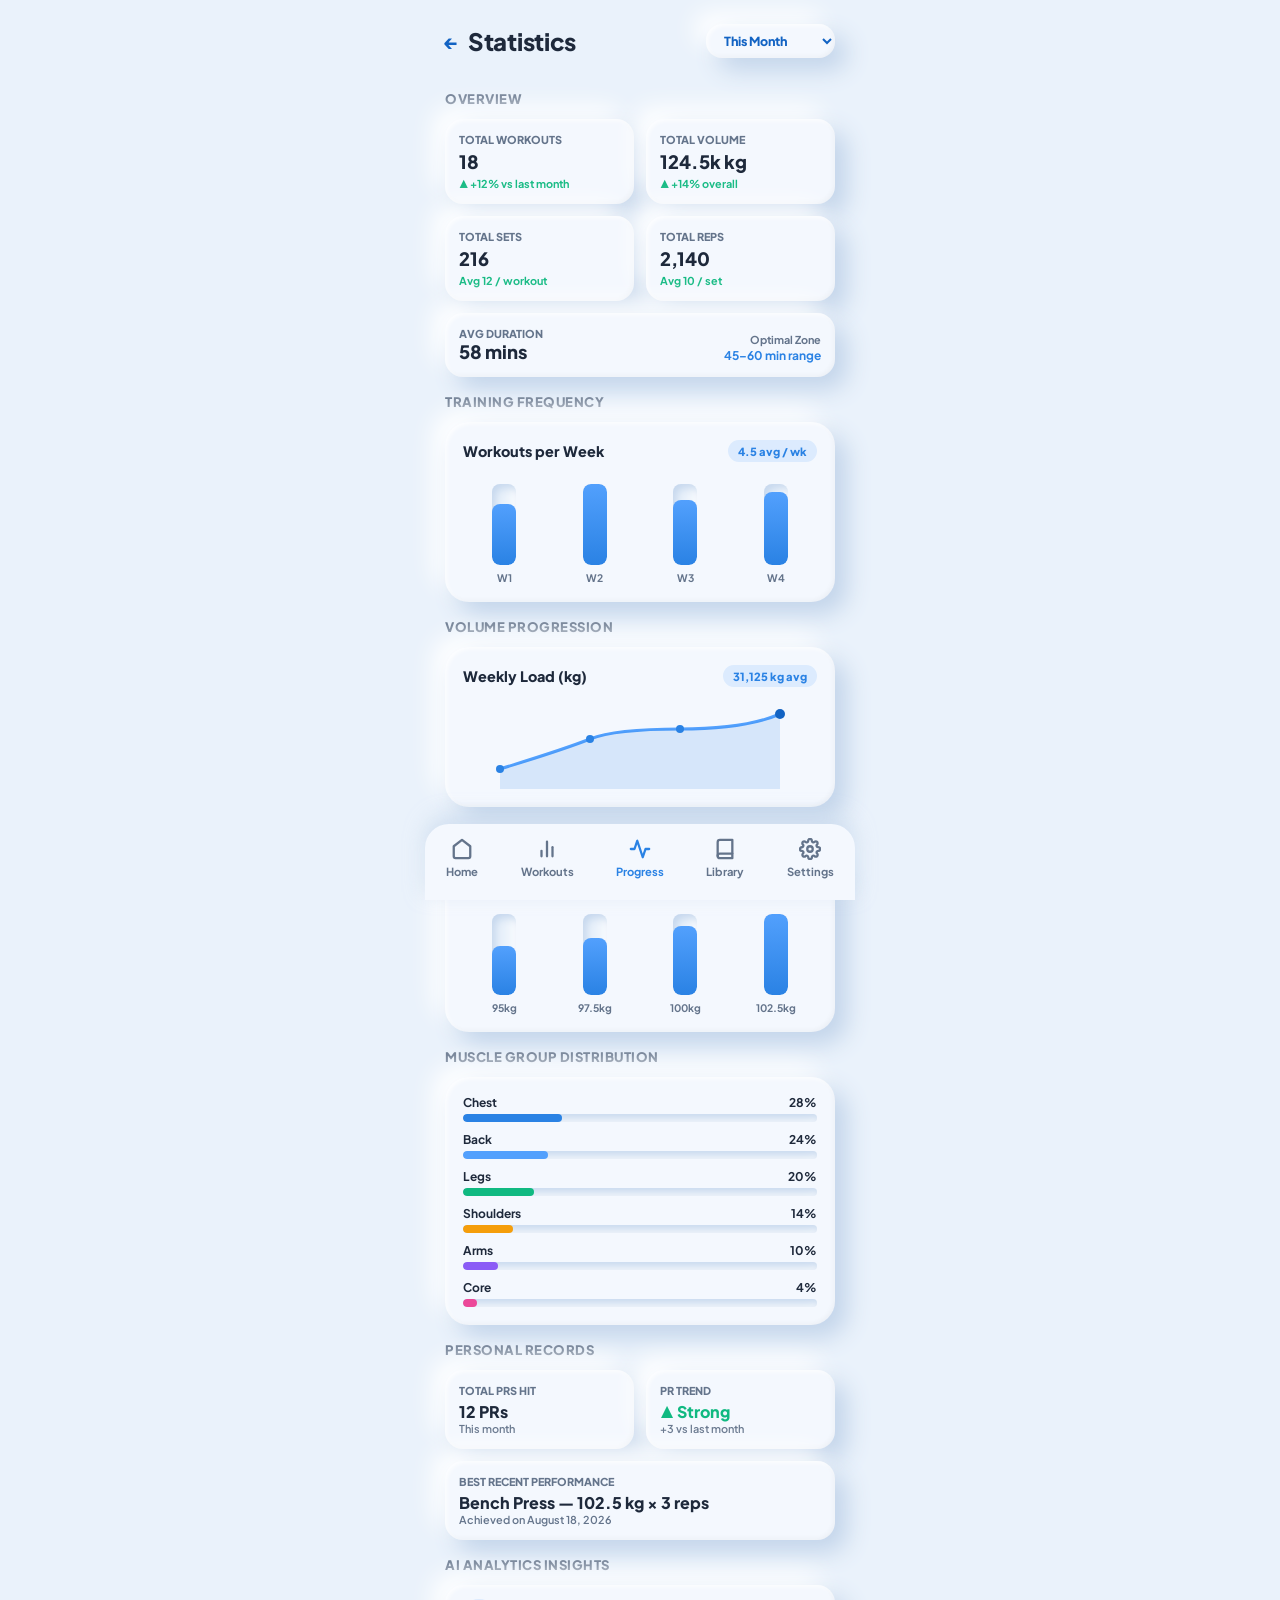
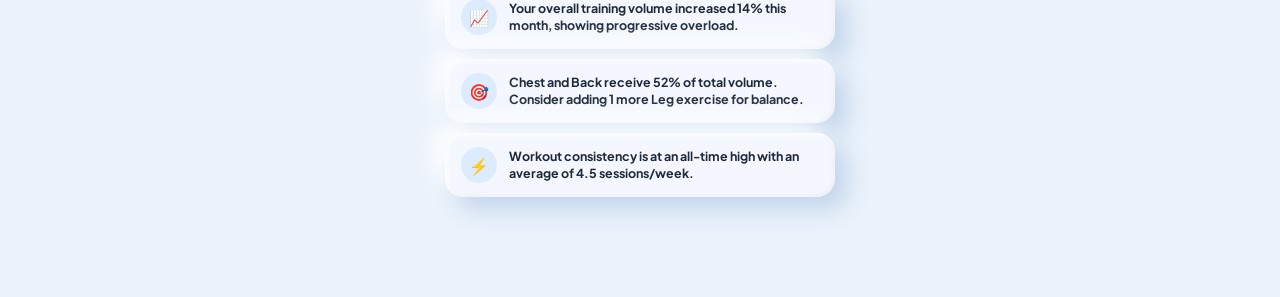
<file: statistics.html>
<!DOCTYPE html>
<html lang="en">
<head>
  <meta charset="UTF-8">
  <meta name="viewport" content="width=device-width, initial-scale=1.0">
  <title>Fitness App - Statistics</title>
  <!-- Google Fonts: Plus Jakarta Sans -->
  <link rel="preconnect" href="https://fonts.googleapis.com">
  <link rel="preconnect" href="https://fonts.gstatic.com" crossorigin>
  <link href="https://fonts.googleapis.com/css2?family=Plus+Jakarta+Sans:wght@500;600;700;800&display=swap" rel="stylesheet">
  
  <style>
    :root {
      --bg: #eaf2fb;
      --card-bg: #f4f8fe;
      --accent: #2a82e4;
      --accent-light: #52a0fd;
      --accent-dark: #1263c3;
      --accent-bg: #dcebfe;
      --text-main: #1e293b;
      --text-muted: #64748b;
      --radius-lg: 24px;
      --radius-md: 18px;
      --radius-sm: 12px;

      /* Claymorphism Shadows */
      --clay-shadow-card: 
        12px 12px 24px #c2d4ea, 
        -12px -12px 24px #ffffff,
        inset 2px 2px 4px rgba(255, 255, 255, 0.8),
        inset -2px -2px 4px rgba(0, 0, 0, 0.03);

      --clay-shadow-inset:
        inset 4px 4px 8px #c5d7ed,
        inset -4px -4px 8px #ffffff;

      --clay-shadow-float:
        8px 12px 20px rgba(42, 130, 228, 0.35),
        inset 2px 2px 4px rgba(255, 255, 255, 0.6);
    }

    * {
      box-sizing: border-box;
      margin: 0;
      padding: 0;
      font-family: 'Plus Jakarta Sans', -apple-system, BlinkMacSystemFont, sans-serif;
      -webkit-tap-highlight-color: transparent;
    }

    body {
      background-color: var(--bg);
      color: var(--text-main);
      display: flex;
      justify-content: center;
      min-height: 100vh;
    }

    .app-container {
      width: 100%;
      max-width: 430px;
      min-height: 100vh;
      display: flex;
      flex-direction: column;
      position: relative;
      padding-bottom: 100px;
    }

    /* 1. Header */
    .header {
      padding: 24px 20px 16px 20px;
      display: flex;
      justify-content: space-between;
      align-items: center;
    }

    .title {
      font-size: 1.5rem;
      font-weight: 800;
      letter-spacing: -0.3px;
      color: var(--text-main);
    }

    .period-selector {
      background: var(--card-bg);
      box-shadow: var(--clay-shadow-card);
      border: none;
      padding: 8px 14px;
      border-radius: 16px;
      font-size: 0.78rem;
      font-weight: 800;
      color: var(--accent-dark);
      outline: none;
      cursor: pointer;
    }

    .section-title {
      font-size: 0.82rem;
      font-weight: 800;
      color: var(--text-muted);
      text-transform: uppercase;
      letter-spacing: 0.5px;
      margin: 16px 20px 12px 20px;
    }

    /* 2. Overview Metrics Grid */
    .overview-grid {
      padding: 0 20px;
      display: grid;
      grid-template-columns: repeat(2, 1fr);
      gap: 12px;
    }

    .metric-card {
      background: var(--card-bg);
      box-shadow: var(--clay-shadow-card);
      border-radius: var(--radius-md);
      padding: 14px;
      display: flex;
      flex-direction: column;
      gap: 4px;
    }

    .metric-card.full-width {
      grid-column: span 2;
      flex-direction: row;
      justify-content: space-between;
      align-items: center;
    }

    .metric-label {
      font-size: 0.68rem;
      font-weight: 800;
      color: var(--text-muted);
      text-transform: uppercase;
    }

    .metric-value {
      font-size: 1.15rem;
      font-weight: 800;
      color: var(--text-main);
    }

    .metric-sub {
      font-size: 0.68rem;
      font-weight: 700;
      color: #10b981;
    }

    /* Cards & Chart Wrappers */
    .chart-card {
      margin: 0 20px;
      background: var(--card-bg);
      box-shadow: var(--clay-shadow-card);
      border-radius: var(--radius-lg);
      padding: 18px;
      display: flex;
      flex-direction: column;
      gap: 12px;
    }

    .chart-header {
      display: flex;
      justify-content: space-between;
      align-items: center;
    }

    .chart-title {
      font-size: 0.9rem;
      font-weight: 800;
      color: var(--text-main);
    }

    .chart-badge {
      font-size: 0.7rem;
      font-weight: 800;
      color: var(--accent);
      background: var(--accent-bg);
      padding: 4px 10px;
      border-radius: 12px;
    }

    /* Visual Bars Container */
    .bar-chart-container {
      display: flex;
      align-items: flex-end;
      justify-content: space-between;
      height: 110px;
      padding-top: 10px;
      gap: 8px;
    }

    .bar-col {
      flex: 1;
      display: flex;
      flex-direction: column;
      align-items: center;
      gap: 6px;
      height: 100%;
      justify-content: flex-end;
    }

    .bar-wrapper {
      width: 100%;
      max-width: 24px;
      height: 100%;
      background: var(--bg);
      box-shadow: var(--clay-shadow-inset);
      border-radius: 8px;
      display: flex;
      align-items: flex-end;
      overflow: hidden;
    }

    .bar-fill {
      width: 100%;
      background: linear-gradient(180deg, var(--accent-light), var(--accent));
      border-radius: 8px;
      transition: height 0.4s ease;
    }

    .bar-label {
      font-size: 0.65rem;
      font-weight: 700;
      color: var(--text-muted);
    }

    /* Line Chart SVG Visual Treatment */
    .line-chart-svg {
      width: 100%;
      height: 90px;
      overflow: visible;
    }

    /* 6. Muscle Group Distribution */
    .muscle-dist-list {
      display: flex;
      flex-direction: column;
      gap: 10px;
    }

    .dist-row {
      display: flex;
      flex-direction: column;
      gap: 4px;
    }

    .dist-meta {
      display: flex;
      justify-content: space-between;
      font-size: 0.75rem;
      font-weight: 700;
    }

    .dist-bar-track {
      height: 8px;
      background: var(--bg);
      box-shadow: var(--clay-shadow-inset);
      border-radius: 8px;
      overflow: hidden;
    }

    .dist-bar-fill {
      height: 100%;
      border-radius: 8px;
      background: var(--accent);
    }

    /* 7. Personal Records Section */
    .pr-card-grid {
      padding: 0 20px;
      display: grid;
      grid-template-columns: repeat(2, 1fr);
      gap: 12px;
    }

    .pr-box {
      background: var(--card-bg);
      box-shadow: var(--clay-shadow-card);
      border-radius: var(--radius-md);
      padding: 14px;
    }

    .pr-val {
      font-size: 1rem;
      font-weight: 800;
      color: var(--text-main);
      margin-top: 4px;
    }

    .pr-sub {
      font-size: 0.68rem;
      color: var(--text-muted);
      font-weight: 600;
    }

    /* 8. Insights Cards */
    .insights-container {
      padding: 0 20px;
      display: flex;
      flex-direction: column;
      gap: 10px;
    }

    .insight-card {
      background: var(--card-bg);
      box-shadow: var(--clay-shadow-card);
      border-radius: var(--radius-md);
      padding: 14px 16px;
      display: flex;
      align-items: center;
      gap: 12px;
    }

    .insight-icon {
      width: 36px;
      height: 36px;
      border-radius: 50%;
      background: var(--accent-bg);
      color: var(--accent-dark);
      display: flex;
      align-items: center;
      justify-content: center;
      font-size: 1rem;
      flex-shrink: 0;
    }

    .insight-text {
      font-size: 0.78rem;
      font-weight: 700;
      color: var(--text-main);
      line-height: 1.35;
    }

    /* 9. Bottom Navigation */
    .bottom-nav {
      position: fixed;
      bottom: 0;
      width: 100%;
      max-width: 430px;
      background: var(--card-bg);
      box-shadow: 0 -8px 20px rgba(194, 212, 234, 0.6);
      border-radius: 24px 24px 0 0;
      display: flex;
      justify-content: space-around;
      padding: 14px 0 22px 0;
      z-index: 100;
    }

    .nav-item {
      display: flex;
      flex-direction: column;
      align-items: center;
      gap: 4px;
      color: var(--text-muted);
      font-size: 0.7rem;
      font-weight: 700;
      text-decoration: none;
      cursor: pointer;
    }

    .nav-item.active {
      color: var(--accent);
    }

    .nav-item svg {
      width: 22px;
      height: 22px;
      stroke: currentColor;
    }
  </style>
</head>
<body>

  <div class="app-container">

    <!-- 1. Header -->
    <header class="header" style="display: flex; justify-content: space-between; align-items: center;">
      <div style="display: flex; align-items: center; gap: 8px;">
        <a href="progress.html" style="text-decoration: none; color: var(--accent-dark); font-weight: 800; font-size: 1.2rem;">←</a>
        <h1 class="title">Statistics</h1>
      </div>
      <select class="period-selector">
        <option>This Month</option>
        <option>Last 30 Days</option>
        <option>Last 3 Months</option>
        <option>This Year</option>
      </select>
    </header>

    <!-- 2. Overview Metrics -->
    <div class="section-title">Overview</div>
    <section class="overview-grid">
      <div class="metric-card">
        <span class="metric-label">Total Workouts</span>
        <span class="metric-value">18</span>
        <span class="metric-sub">▲ +12% vs last month</span>
      </div>
      <div class="metric-card">
        <span class="metric-label">Total Volume</span>
        <span class="metric-value">124.5k kg</span>
        <span class="metric-sub">▲ +14% overall</span>
      </div>
      <div class="metric-card">
        <span class="metric-label">Total Sets</span>
        <span class="metric-value">216</span>
        <span class="metric-sub">Avg 12 / workout</span>
      </div>
      <div class="metric-card">
        <span class="metric-label">Total Reps</span>
        <span class="metric-value">2,140</span>
        <span class="metric-sub">Avg 10 / set</span>
      </div>
      <div class="metric-card full-width">
        <div>
          <div class="metric-label">Avg Duration</div>
          <div class="metric-value">58 mins</div>
        </div>
        <div style="text-align: right;">
          <span class="metric-sub" style="color: var(--text-muted);">Optimal Zone</span>
          <div style="font-size: 0.75rem; font-weight: 700; color: var(--accent);">45–60 min range</div>
        </div>
      </div>
    </section>

    <!-- 3. Training Frequency Chart -->
    <div class="section-title">Training Frequency</div>
    <div class="chart-card">
      <div class="chart-header">
        <span class="chart-title">Workouts per Week</span>
        <span class="chart-badge">4.5 avg / wk</span>
      </div>
      <div class="bar-chart-container">
        <div class="bar-col">
          <div class="bar-wrapper"><div class="bar-fill" style="height: 75%;"></div></div>
          <span class="bar-label">W1</span>
        </div>
        <div class="bar-col">
          <div class="bar-wrapper"><div class="bar-fill" style="height: 100%;"></div></div>
          <span class="bar-label">W2</span>
        </div>
        <div class="bar-col">
          <div class="bar-wrapper"><div class="bar-fill" style="height: 80%;"></div></div>
          <span class="bar-label">W3</span>
        </div>
        <div class="bar-col">
          <div class="bar-wrapper"><div class="bar-fill" style="height: 90%;"></div></div>
          <span class="bar-label">W4</span>
        </div>
      </div>
    </div>

    <!-- 4. Volume Chart -->
    <div class="section-title">Volume Progression</div>
    <div class="chart-card">
      <div class="chart-header">
        <span class="chart-title">Weekly Load (kg)</span>
        <span class="chart-badge">31,125 kg avg</span>
      </div>
      <svg class="line-chart-svg" viewBox="0 0 300 90">
        <path d="M 10 70 Q 75 50, 100 40 T 190 30 T 290 15" fill="none" stroke="var(--accent-light)" stroke-width="3" />
        <path d="M 10 70 Q 75 50, 100 40 T 190 30 T 290 15 L 290 90 L 10 90 Z" fill="rgba(42, 130, 228, 0.15)" />
        <circle cx="10" cy="70" r="4" fill="var(--accent)" />
        <circle cx="100" cy="40" r="4" fill="var(--accent)" />
        <circle cx="190" cy="30" r="4" fill="var(--accent)" />
        <circle cx="290" cy="15" r="5" fill="var(--accent-dark)" />
      </svg>
    </div>

    <!-- 5. Strength Chart -->
    <div class="section-title">Strength Index (1RM Estimated)</div>
    <div class="chart-card">
      <div class="chart-header">
        <span class="chart-title">Bench Press 1RM</span>
        <span class="chart-badge">+5 kg this month</span>
      </div>
      <div class="bar-chart-container">
        <div class="bar-col">
          <div class="bar-wrapper"><div class="bar-fill" style="height: 60%;"></div></div>
          <span class="bar-label">95kg</span>
        </div>
        <div class="bar-col">
          <div class="bar-wrapper"><div class="bar-fill" style="height: 70%;"></div></div>
          <span class="bar-label">97.5kg</span>
        </div>
        <div class="bar-col">
          <div class="bar-wrapper"><div class="bar-fill" style="height: 85%;"></div></div>
          <span class="bar-label">100kg</span>
        </div>
        <div class="bar-col">
          <div class="bar-wrapper"><div class="bar-fill" style="height: 100%;"></div></div>
          <span class="bar-label">102.5kg</span>
        </div>
      </div>
    </div>

    <!-- 6. Muscle Group Distribution -->
    <div class="section-title">Muscle Group Distribution</div>
    <div class="chart-card">
      <div class="muscle-dist-list">
        
        <div class="dist-row">
          <div class="dist-meta">
            <span>Chest</span>
            <span>28%</span>
          </div>
          <div class="dist-bar-track"><div class="dist-bar-fill" style="width: 28%; background: var(--accent);"></div></div>
        </div>

        <div class="dist-row">
          <div class="dist-meta">
            <span>Back</span>
            <span>24%</span>
          </div>
          <div class="dist-bar-track"><div class="dist-bar-fill" style="width: 24%; background: var(--accent-light);"></div></div>
        </div>

        <div class="dist-row">
          <div class="dist-meta">
            <span>Legs</span>
            <span>20%</span>
          </div>
          <div class="dist-bar-track"><div class="dist-bar-fill" style="width: 20%; background: #10b981;"></div></div>
        </div>

        <div class="dist-row">
          <div class="dist-meta">
            <span>Shoulders</span>
            <span>14%</span>
          </div>
          <div class="dist-bar-track"><div class="dist-bar-fill" style="width: 14%; background: #f59e0b;"></div></div>
        </div>

        <div class="dist-row">
          <div class="dist-meta">
            <span>Arms</span>
            <span>10%</span>
          </div>
          <div class="dist-bar-track"><div class="dist-bar-fill" style="width: 10%; background: #8b5cf6;"></div></div>
        </div>

        <div class="dist-row">
          <div class="dist-meta">
            <span>Core</span>
            <span>4%</span>
          </div>
          <div class="dist-bar-track"><div class="dist-bar-fill" style="width: 4%; background: #ec4899;"></div></div>
        </div>

      </div>
    </div>

    <!-- 7. Personal Records -->
    <div class="section-title">Personal Records</div>
    <section class="pr-card-grid">
      <div class="pr-box">
        <div class="metric-label">Total PRs Hit</div>
        <div class="pr-val">12 PRs</div>
        <div class="pr-sub">This month</div>
      </div>
      <div class="pr-box">
        <div class="metric-label">PR Trend</div>
        <div class="pr-val" style="color: #10b981;">▲ Strong</div>
        <div class="pr-sub">+3 vs last month</div>
      </div>
      <div class="pr-box" style="grid-column: span 2;">
        <div class="metric-label">Best Recent Performance</div>
        <div class="pr-val">Bench Press — 102.5 kg × 3 reps</div>
        <div class="pr-sub">Achieved on August 18, 2026</div>
      </div>
    </section>

    <!-- 8. Insights Section -->
    <div class="section-title">AI Analytics Insights</div>
    <section class="insights-container">
      
      <div class="insight-card">
        <div class="insight-icon">📈</div>
        <div class="insight-text">
          Your overall training volume increased <strong>14%</strong> this month, showing progressive overload.
        </div>
      </div>

      <div class="insight-card">
        <div class="insight-icon">🎯</div>
        <div class="insight-text">
          Chest and Back receive <strong>52%</strong> of total volume. Consider adding 1 more Leg exercise for balance.
        </div>
      </div>

      <div class="insight-card">
        <div class="insight-icon">⚡</div>
        <div class="insight-text">
          Workout consistency is at an all-time high with an average of <strong>4.5 sessions/week</strong>.
        </div>
      </div>

    </section>

    <!-- 9. Bottom Navigation (Progress Active) -->
    <nav class="bottom-nav">
      <a href="index.html" class="nav-item">
        <svg viewBox="0 0 24 24" fill="none" stroke-width="2.5" stroke-linecap="round" stroke-linejoin="round"><path d="m3 9 9-7 9 7v11a2 2 0 0 1-2 2H5a2 2 0 0 1-2-2z"></path></svg>
        <span>Home</span>
      </a>
      <a href="workouts.html" class="nav-item">
        <svg viewBox="0 0 24 24" fill="none" stroke-width="2.5" stroke-linecap="round" stroke-linejoin="round"><path d="M18 20V10"></path><path d="M12 20V4"></path><path d="M6 20v-6"></path></svg>
        <span>Workouts</span>
      </a>
      <a href="progress.html" class="nav-item active">
        <svg viewBox="0 0 24 24" fill="none" stroke-width="2.5" stroke-linecap="round" stroke-linejoin="round"><polyline points="22 12 18 12 15 21 9 3 6 12 2 12"></polyline></svg>
        <span>Progress</span>
      </a>
      <a href="exercise-library.html" class="nav-item">
        <svg viewBox="0 0 24 24" fill="none" stroke-width="2.5" stroke-linecap="round" stroke-linejoin="round"><path d="M4 19.5A2.5 2.5 0 0 1 6.5 17H20"></path><path d="M6.5 2H20v20H6.5A2.5 2.5 0 0 1 4 19.5v-15A2.5 2.5 0 0 1 6.5 2z"></path></svg>
        <span>Library</span>
      </a>
      <a href="settings.html" class="nav-item">
        <svg viewBox="0 0 24 24" fill="none" stroke-width="2.5" stroke-linecap="round" stroke-linejoin="round"><circle cx="12" cy="12" r="3"></circle><path d="M19.4 15a1.65 1.65 0 0 0 .33 1.82l.06.06a2 2 0 0 1 0 2.83 2 2 0 0 1-2.83 0l-.06-.06a1.65 1.65 0 0 0-1.82-.33 1.65 1.65 0 0 0-1 1.51V21a2 2 0 0 1-2 2 2 2 0 0 1-2-2v-.09A1.65 1.65 0 0 0 9 19.4a1.65 1.65 0 0 0-1.82.33l-.06.06a2 2 0 0 1-2.83 0 2 2 0 0 1 0-2.83l.06-.06a1.65 1.65 0 0 0 .33-1.82 1.65 1.65 0 0 0-1.51-1H3a2 2 0 0 1-2-2 2 2 0 0 1 2-2h.09A1.65 1.65 0 0 0 4.6 9a1.65 1.65 0 0 0-.33-1.82l-.06-.06a2 2 0 0 1 0-2.83 2 2 0 0 1 2.83 0l.06.06a1.65 1.65 0 0 0 1.82.33H9a1.65 1.65 0 0 0 1-1.51V3a2 2 0 0 1 2-2 2 2 0 0 1 2 2v.09a1.65 1.65 0 0 0 1 1.51 1.65 1.65 0 0 0 1.82-.33l.06-.06a2 2 0 0 1 2.83 0 2 2 0 0 1 0 2.83l-.06.06a1.65 1.65 0 0 0-.33 1.82V9a1.65 1.65 0 0 0 1.51 1H21a2 2 0 0 1 2 2 2 2 0 0 1-2 2h-.09a1.65 1.65 0 0 0-1.51 1z"></path></svg>
        <span>Settings</span>
      </a>
    </nav>

  </div>

</body>
</html>
</file>
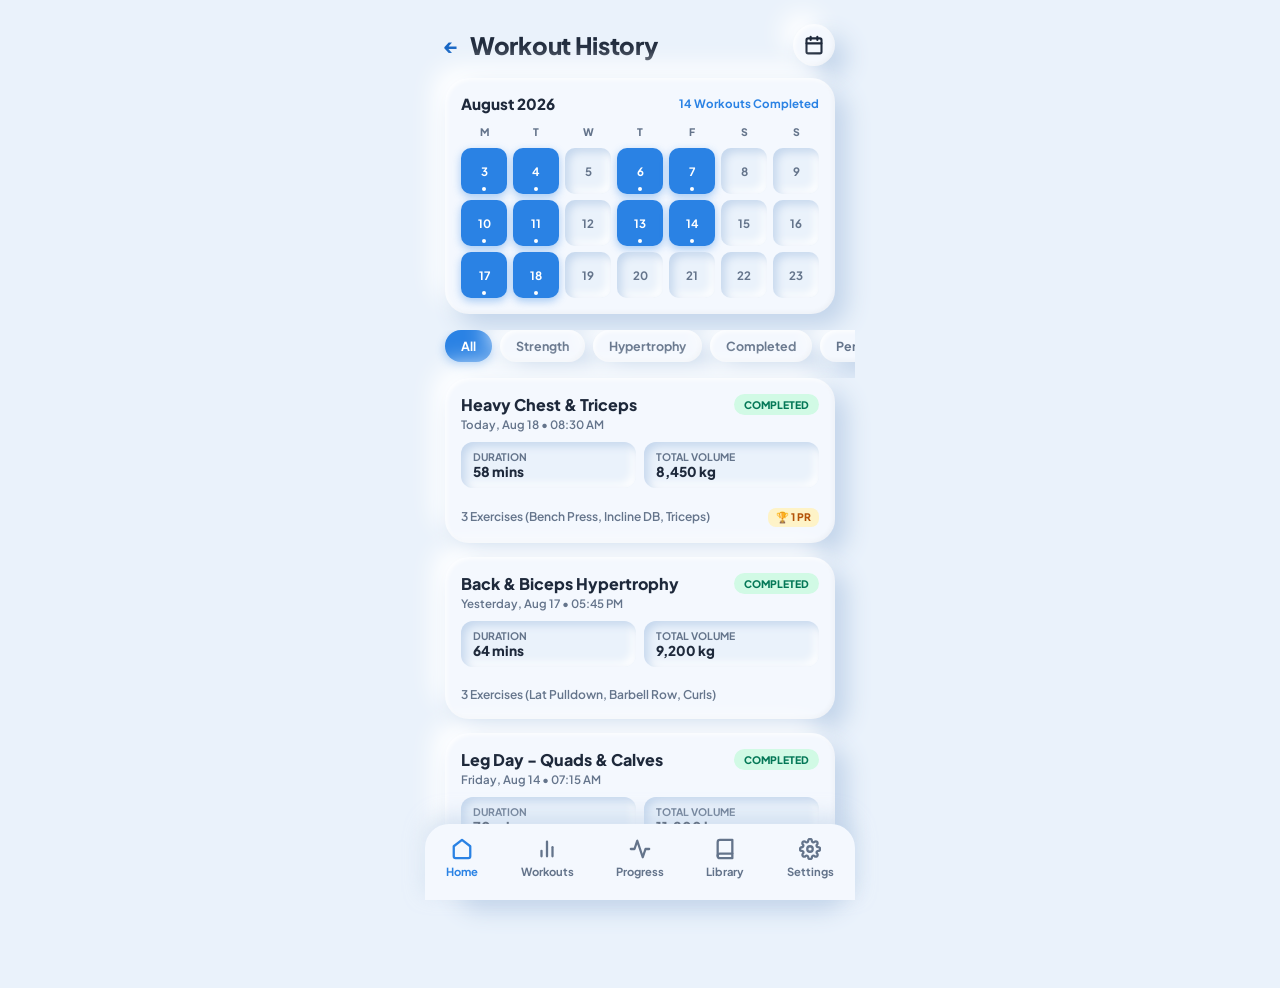
<file: workout-history.html>
<!DOCTYPE html>
<html lang="en">
<head>
  <meta charset="UTF-8">
  <meta name="viewport" content="width=device-width, initial-scale=1.0">
  <title>Fitness App - Workout History</title>
  <!-- Google Fonts: Plus Jakarta Sans -->
  <link rel="preconnect" href="https://fonts.googleapis.com">
  <link rel="preconnect" href="https://fonts.gstatic.com" crossorigin>
  <link href="https://fonts.googleapis.com/css2?family=Plus+Jakarta+Sans:wght@500;600;700;800&display=swap" rel="stylesheet">
  
  <style>
    :root {
      --bg: #eaf2fb;
      --card-bg: #f4f8fe;
      --accent: #2a82e4;
      --accent-light: #52a0fd;
      --accent-dark: #1263c3;
      --accent-bg: #dcebfe;
      --text-main: #1e293b;
      --text-muted: #64748b;
      --radius-lg: 24px;
      --radius-md: 18px;
      --radius-sm: 12px;

      /* Claymorphism Shadows */
      --clay-shadow-card: 
        12px 12px 24px #c2d4ea, 
        -12px -12px 24px #ffffff,
        inset 2px 2px 4px rgba(255, 255, 255, 0.8),
        inset -2px -2px 4px rgba(0, 0, 0, 0.03);

      --clay-shadow-inset:
        inset 4px 4px 8px #c5d7ed,
        inset -4px -4px 8px #ffffff;

      --clay-shadow-float:
        8px 12px 20px rgba(42, 130, 228, 0.35),
        inset 2px 2px 4px rgba(255, 255, 255, 0.6);
    }

    * {
      box-sizing: border-box;
      margin: 0;
      padding: 0;
      font-family: 'Plus Jakarta Sans', -apple-system, BlinkMacSystemFont, sans-serif;
      -webkit-tap-highlight-color: transparent;
    }

    body {
      background-color: var(--bg);
      color: var(--text-main);
      display: flex;
      justify-content: center;
      min-height: 100vh;
    }

    .app-container {
      width: 100%;
      max-width: 430px;
      min-height: 100vh;
      display: flex;
      flex-direction: column;
      position: relative;
      padding-bottom: 90px;
    }

    /* 1. Header */
    .header {
      padding: 24px 20px 12px 20px;
      display: flex;
      justify-content: space-between;
      align-items: center;
    }

    .title {
      font-size: 1.5rem;
      font-weight: 800;
      letter-spacing: -0.3px;
      color: var(--text-main);
    }

    .icon-btn {
      width: 42px;
      height: 42px;
      border-radius: 50%;
      background: var(--card-bg);
      box-shadow: var(--clay-shadow-card);
      border: none;
      display: flex;
      align-items: center;
      justify-content: center;
      cursor: pointer;
      color: var(--text-main);
    }

    /* 2. Monthly Calendar */
    .calendar-card {
      margin: 0 20px 16px 20px;
      background: var(--card-bg);
      box-shadow: var(--clay-shadow-card);
      border-radius: var(--radius-lg);
      padding: 16px;
    }

    .calendar-header {
      display: flex;
      justify-content: space-between;
      align-items: center;
      margin-bottom: 12px;
    }

    .month-title {
      font-size: 0.95rem;
      font-weight: 800;
      color: var(--text-main);
    }

    .calendar-grid {
      display: grid;
      grid-template-columns: repeat(7, 1fr);
      gap: 6px;
      text-align: center;
    }

    .weekday-label {
      font-size: 0.65rem;
      font-weight: 800;
      color: var(--text-muted);
      margin-bottom: 4px;
    }

    .day-cell {
      aspect-ratio: 1;
      border-radius: 10px;
      background: var(--bg);
      box-shadow: var(--clay-shadow-inset);
      display: flex;
      flex-direction: column;
      align-items: center;
      justify-content: center;
      font-size: 0.72rem;
      font-weight: 700;
      color: var(--text-muted);
      position: relative;
    }

    .day-cell.workout-done {
      background: var(--accent);
      color: #ffffff;
      box-shadow: 0 3px 8px rgba(42, 130, 228, 0.4);
    }

    .day-cell.workout-done::after {
      content: '';
      width: 4px;
      height: 4px;
      background: #ffffff;
      border-radius: 50%;
      position: absolute;
      bottom: 3px;
    }

    /* 4. Filter Chips */
    .filter-tags {
      display: flex;
      gap: 8px;
      overflow-x: auto;
      padding: 0 20px 16px 20px;
      scrollbar-width: none;
    }

    .filter-tags::-webkit-scrollbar {
      display: none;
    }

    .chip-btn {
      padding: 8px 16px;
      border-radius: 20px;
      background: var(--card-bg);
      box-shadow: var(--clay-shadow-card);
      border: none;
      font-size: 0.78rem;
      font-weight: 700;
      color: var(--text-muted);
      cursor: pointer;
      white-space: nowrap;
      transition: all 0.2s ease;
    }

    .chip-btn.active {
      background: var(--accent);
      color: #ffffff;
      box-shadow: 0 4px 10px rgba(42, 130, 228, 0.4);
    }

    /* 3. Workout History List */
    .history-list {
      padding: 0 20px;
      display: flex;
      flex-direction: column;
      gap: 14px;
    }

    .history-card {
      background: var(--card-bg);
      box-shadow: var(--clay-shadow-card);
      border-radius: var(--radius-lg);
      padding: 16px;
      cursor: pointer;
      transition: transform 0.15s ease;
    }

    .history-card:active {
      transform: scale(0.98);
    }

    .card-top {
      display: flex;
      justify-content: space-between;
      align-items: flex-start;
      margin-bottom: 10px;
    }

    .workout-name {
      font-size: 1rem;
      font-weight: 800;
      color: var(--text-main);
    }

    .workout-date {
      font-size: 0.72rem;
      font-weight: 600;
      color: var(--text-muted);
      margin-top: 2px;
    }

    .status-badge {
      font-size: 0.65rem;
      font-weight: 800;
      padding: 4px 10px;
      border-radius: 12px;
      text-transform: uppercase;
    }

    .status-completed {
      background: #d1fae5;
      color: #047857;
    }

    .card-metrics {
      display: grid;
      grid-template-columns: repeat(2, 1fr);
      gap: 8px;
      margin-bottom: 12px;
    }

    .metric-box {
      background: var(--bg);
      box-shadow: var(--clay-shadow-inset);
      border-radius: var(--radius-sm);
      padding: 8px 12px;
    }

    .metric-label {
      font-size: 0.65rem;
      font-weight: 700;
      color: var(--text-muted);
      text-transform: uppercase;
    }

    .metric-val {
      font-size: 0.85rem;
      font-weight: 800;
      color: var(--text-main);
    }

    .exercises-preview {
      font-size: 0.75rem;
      color: var(--text-muted);
      font-weight: 600;
      line-height: 1.4;
      display: flex;
      justify-content: space-between;
      align-items: center;
      padding-top: 8px;
      border-top: 1px stroke var(--bg);
    }

    .pr-chip {
      background: #fef3c7;
      color: #b45309;
      font-size: 0.65rem;
      font-weight: 800;
      padding: 2px 8px;
      border-radius: 8px;
    }

    /* 5. Detailed Workout Summary Bottom Sheet */
    .modal-overlay {
      position: fixed;
      top: 0;
      left: 0;
      width: 100vw;
      height: 100vh;
      background: rgba(30, 41, 59, 0.4);
      backdrop-filter: blur(4px);
      z-index: 200;
      display: flex;
      align-items: flex-end;
      justify-content: center;
      opacity: 0;
      pointer-events: none;
      transition: opacity 0.3s ease;
    }

    .modal-overlay.active {
      opacity: 1;
      pointer-events: auto;
    }

    .modal-sheet {
      width: 100%;
      max-width: 430px;
      background: var(--card-bg);
      border-radius: 28px 28px 0 0;
      padding: 24px;
      box-shadow: 0 -10px 30px rgba(0,0,0,0.15);
      transform: translateY(100%);
      transition: transform 0.3s cubic-bezier(0.1, 1, 0.1, 1);
      max-height: 85vh;
      overflow-y: auto;
    }

    .modal-overlay.active .modal-sheet {
      transform: translateY(0);
    }

    .modal-header {
      display: flex;
      justify-content: space-between;
      align-items: center;
      margin-bottom: 16px;
    }

    .modal-title {
      font-size: 1.2rem;
      font-weight: 800;
    }

    .modal-close-btn {
      width: 32px;
      height: 32px;
      border-radius: 50%;
      background: var(--bg);
      box-shadow: var(--clay-shadow-inset);
      border: none;
      font-size: 0.9rem;
      font-weight: 800;
      color: var(--text-muted);
      cursor: pointer;
    }

    .summary-stats {
      display: grid;
      grid-template-columns: repeat(3, 1fr);
      gap: 8px;
      margin-bottom: 20px;
    }

    .stat-card {
      background: var(--bg);
      box-shadow: var(--clay-shadow-inset);
      border-radius: var(--radius-sm);
      padding: 10px;
      text-align: center;
    }

    .stat-val {
      font-size: 0.9rem;
      font-weight: 800;
      color: var(--accent);
    }

    .stat-label {
      font-size: 0.65rem;
      font-weight: 700;
      color: var(--text-muted);
      text-transform: uppercase;
      margin-top: 2px;
    }

    .exercise-detail-block {
      background: var(--bg);
      box-shadow: var(--clay-shadow-inset);
      border-radius: var(--radius-md);
      padding: 14px;
      margin-bottom: 12px;
    }

    .ex-header {
      display: flex;
      justify-content: space-between;
      font-size: 0.88rem;
      font-weight: 800;
      margin-bottom: 8px;
    }

    .set-row {
      display: flex;
      justify-content: space-between;
      font-size: 0.75rem;
      color: var(--text-muted);
      font-weight: 700;
      padding: 4px 0;
      border-bottom: 1px stroke rgba(0,0,0,0.03);
    }

    /* 6. Bottom Navigation */
    .bottom-nav {
      position: fixed;
      bottom: 0;
      width: 100%;
      max-width: 430px;
      background: var(--card-bg);
      box-shadow: 0 -8px 20px rgba(194, 212, 234, 0.6);
      border-radius: 24px 24px 0 0;
      display: flex;
      justify-content: space-around;
      padding: 14px 0 22px 0;
      z-index: 100;
    }

    .nav-item {
      display: flex;
      flex-direction: column;
      align-items: center;
      gap: 4px;
      color: var(--text-muted);
      font-size: 0.7rem;
      font-weight: 700;
      text-decoration: none;
      cursor: pointer;
    }

    .nav-item.active {
      color: var(--accent);
    }

    .nav-item svg {
      width: 22px;
      height: 22px;
      stroke: currentColor;
    }
  </style>
</head>
<body>

  <div class="app-container">

    <!-- 1. Header -->
    <header class="header">
      <div style="display: flex; align-items: center; gap: 10px;">
        <a href="index.html" style="text-decoration: none; color: var(--accent-dark); font-weight: 800; font-size: 1.2rem;">←</a>
        <h1 class="title">Workout History</h1>
      </div>
      <button class="icon-btn" title="Filter Calendar">
        <svg width="20" height="20" viewBox="0 0 24 24" fill="none" stroke="currentColor" stroke-width="2.5" stroke-linecap="round" stroke-linejoin="round">
          <rect x="3" y="4" width="18" height="18" rx="2" ry="2"></rect>
          <line x1="16" y1="2" x2="16" y2="6"></line>
          <line x1="8" y1="2" x2="8" y2="6"></line>
          <line x1="3" y1="10" x2="21" y2="10"></line>
        </svg>
      </button>
    </header>

    <!-- 2. Monthly Calendar -->
    <section class="calendar-card">
      <div class="calendar-header">
        <span class="month-title">August 2026</span>
        <span style="font-size: 0.72rem; font-weight: 700; color: var(--accent);">14 Workouts Completed</span>
      </div>
      <div class="calendar-grid">
        <div class="weekday-label">M</div>
        <div class="weekday-label">T</div>
        <div class="weekday-label">W</div>
        <div class="weekday-label">T</div>
        <div class="weekday-label">F</div>
        <div class="weekday-label">S</div>
        <div class="weekday-label">S</div>

        <!-- Days -->
        <div class="day-cell workout-done">3</div>
        <div class="day-cell workout-done">4</div>
        <div class="day-cell">5</div>
        <div class="day-cell workout-done">6</div>
        <div class="day-cell workout-done">7</div>
        <div class="day-cell">8</div>
        <div class="day-cell">9</div>

        <div class="day-cell workout-done">10</div>
        <div class="day-cell workout-done">11</div>
        <div class="day-cell">12</div>
        <div class="day-cell workout-done">13</div>
        <div class="day-cell workout-done">14</div>
        <div class="day-cell">15</div>
        <div class="day-cell">16</div>

        <div class="day-cell workout-done">17</div>
        <div class="day-cell workout-done">18</div>
        <div class="day-cell">19</div>
        <div class="day-cell">20</div>
        <div class="day-cell">21</div>
        <div class="day-cell">22</div>
        <div class="day-cell">23</div>
      </div>
    </section>

    <!-- 4. Filter Options -->
    <div class="filter-tags">
      <button class="chip-btn active" data-filter="all">All</button>
      <button class="chip-btn" data-filter="strength">Strength</button>
      <button class="chip-btn" data-filter="hypertrophy">Hypertrophy</button>
      <button class="chip-btn" data-filter="completed">Completed</button>
      <button class="chip-btn" data-filter="prs">Personal Records</button>
    </div>

    <!-- 3. Workout History List -->
    <main class="history-list" id="historyList">

      <!-- Item 1 -->
      <article class="history-card" data-category="strength prs completed"
               data-name="Heavy Chest & Triceps"
               data-date="Today, Aug 18 • 08:30 AM"
               data-duration="58 mins"
               data-volume="8,450 kg"
               data-pr="Bench Press (102.5kg)"
               data-details='[
                 {"name": "Bench Press", "sets": ["100kg x 5", "102.5kg x 3 (PR)", "95kg x 5"]},
                 {"name": "Incline Dumbbell Press", "sets": ["32kg x 8", "32kg x 8", "30kg x 10"]},
                 {"name": "Tricep Extension", "sets": ["40kg x 12", "45kg x 10", "45kg x 10"]}
               ]'>
        <div class="card-top">
          <div>
            <h3 class="workout-name">Heavy Chest & Triceps</h3>
            <div class="workout-date">Today, Aug 18 • 08:30 AM</div>
          </div>
          <span class="status-badge status-completed">Completed</span>
        </div>
        <div class="card-metrics">
          <div class="metric-box">
            <div class="metric-label">Duration</div>
            <div class="metric-val">58 mins</div>
          </div>
          <div class="metric-box">
            <div class="metric-label">Total Volume</div>
            <div class="metric-val">8,450 kg</div>
          </div>
        </div>
        <div class="exercises-preview">
          <span>3 Exercises (Bench Press, Incline DB, Triceps)</span>
          <span class="pr-chip">🏆 1 PR</span>
        </div>
      </article>

      <!-- Item 2 -->
      <article class="history-card" data-category="hypertrophy completed"
               data-name="Back & Biceps Hypertrophy"
               data-date="Yesterday, Aug 17 • 05:45 PM"
               data-duration="64 mins"
               data-volume="9,200 kg"
               data-pr="None"
               data-details='[
                 {"name": "Lat Pulldown", "sets": ["65kg x 12", "70kg x 10", "70kg x 10"]},
                 {"name": "Barbell Row", "sets": ["70kg x 10", "75kg x 8", "75kg x 8"]},
                 {"name": "Bicep Curl", "sets": ["16kg x 12", "18kg x 10", "18kg x 8"]}
               ]'>
        <div class="card-top">
          <div>
            <h3 class="workout-name">Back & Biceps Hypertrophy</h3>
            <div class="workout-date">Yesterday, Aug 17 • 05:45 PM</div>
          </div>
          <span class="status-badge status-completed">Completed</span>
        </div>
        <div class="card-metrics">
          <div class="metric-box">
            <div class="metric-label">Duration</div>
            <div class="metric-val">64 mins</div>
          </div>
          <div class="metric-box">
            <div class="metric-label">Total Volume</div>
            <div class="metric-val">9,200 kg</div>
          </div>
        </div>
        <div class="exercises-preview">
          <span>3 Exercises (Lat Pulldown, Barbell Row, Curls)</span>
        </div>
      </article>

      <!-- Item 3 -->
      <article class="history-card" data-category="strength prs completed"
               data-name="Leg Day - Quads & Calves"
               data-date="Friday, Aug 14 • 07:15 AM"
               data-duration="70 mins"
               data-volume="11,800 kg"
               data-pr="Squat (140kg)"
               data-details='[
                 {"name": "Barbell Squat", "sets": ["120kg x 5", "130kg x 5", "140kg x 3 (PR)"]},
                 {"name": "Leg Press", "sets": ["180kg x 10", "200kg x 10", "220kg x 8"]}
               ]'>
        <div class="card-top">
          <div>
            <h3 class="workout-name">Leg Day - Quads & Calves</h3>
            <div class="workout-date">Friday, Aug 14 • 07:15 AM</div>
          </div>
          <span class="status-badge status-completed">Completed</span>
        </div>
        <div class="card-metrics">
          <div class="metric-box">
            <div class="metric-label">Duration</div>
            <div class="metric-val">70 mins</div>
          </div>
          <div class="metric-box">
            <div class="metric-label">Total Volume</div>
            <div class="metric-val">11,800 kg</div>
          </div>
        </div>
        <div class="exercises-preview">
          <span>2 Exercises (Squat, Leg Press)</span>
          <span class="pr-chip">🏆 1 PR</span>
        </div>
      </article>

    </main>

    <!-- 5. Detailed Workout Summary Modal -->
    <div class="modal-overlay" id="summaryModal">
      <div class="modal-sheet">
        <div class="modal-header">
          <div>
            <h3 class="modal-title" id="modalWorkoutName">Workout Details</h3>
            <div style="font-size: 0.72rem; color: var(--text-muted); font-weight: 600;" id="modalWorkoutDate">Date</div>
          </div>
          <button class="modal-close-btn" id="modalClose">✕</button>
        </div>

        <div class="summary-stats">
          <div class="stat-card">
            <div class="stat-val" id="modalDuration">0 mins</div>
            <div class="stat-label">Duration</div>
          </div>
          <div class="stat-card">
            <div class="stat-val" id="modalVolume">0 kg</div>
            <div class="stat-label">Volume</div>
          </div>
          <div class="stat-card">
            <div class="stat-val" id="modalPR">None</div>
            <div class="stat-label">PRs Hit</div>
          </div>
        </div>

        <div id="modalExerciseBlocks">
          <!-- Dynamically populated sets -->
        </div>
      </div>
    </div>

    <!-- 6. Bottom Navigation -->
    <nav class="bottom-nav">
      <a href="index.html" class="nav-item active">
        <svg viewBox="0 0 24 24" fill="none" stroke-width="2.5" stroke-linecap="round" stroke-linejoin="round"><path d="m3 9 9-7 9 7v11a2 2 0 0 1-2 2H5a2 2 0 0 1-2-2z"></path></svg>
        <span>Home</span>
      </a>
      <a href="workouts.html" class="nav-item">
        <svg viewBox="0 0 24 24" fill="none" stroke-width="2.5" stroke-linecap="round" stroke-linejoin="round"><path d="M18 20V10"></path><path d="M12 20V4"></path><path d="M6 20v-6"></path></svg>
        <span>Workouts</span>
      </a>
      <a href="progress.html" class="nav-item">
        <svg viewBox="0 0 24 24" fill="none" stroke-width="2.5" stroke-linecap="round" stroke-linejoin="round"><polyline points="22 12 18 12 15 21 9 3 6 12 2 12"></polyline></svg>
        <span>Progress</span>
      </a>
      <a href="exercise-library.html" class="nav-item">
        <svg viewBox="0 0 24 24" fill="none" stroke-width="2.5" stroke-linecap="round" stroke-linejoin="round"><path d="M4 19.5A2.5 2.5 0 0 1 6.5 17H20"></path><path d="M6.5 2H20v20H6.5A2.5 2.5 0 0 1 4 19.5v-15A2.5 2.5 0 0 1 6.5 2z"></path></svg>
        <span>Library</span>
      </a>
      <a href="settings.html" class="nav-item">
        <svg viewBox="0 0 24 24" fill="none" stroke-width="2.5" stroke-linecap="round" stroke-linejoin="round"><circle cx="12" cy="12" r="3"></circle><path d="M19.4 15a1.65 1.65 0 0 0 .33 1.82l.06.06a2 2 0 0 1 0 2.83 2 2 0 0 1-2.83 0l-.06-.06a1.65 1.65 0 0 0-1.82-.33 1.65 1.65 0 0 0-1 1.51V21a2 2 0 0 1-2 2 2 2 0 0 1-2-2v-.09A1.65 1.65 0 0 0 9 19.4a1.65 1.65 0 0 0-1.82.33l-.06.06a2 2 0 0 1-2.83 0 2 2 0 0 1 0-2.83l.06-.06a1.65 1.65 0 0 0 .33-1.82 1.65 1.65 0 0 0-1.51-1H3a2 2 0 0 1-2-2 2 2 0 0 1 2-2h.09A1.65 1.65 0 0 0 4.6 9a1.65 1.65 0 0 0-.33-1.82l-.06-.06a2 2 0 0 1 0-2.83 2 2 0 0 1 2.83 0l.06.06a1.65 1.65 0 0 0 1.82.33H9a1.65 1.65 0 0 0 1-1.51V3a2 2 0 0 1 2-2 2 2 0 0 1 2 2v.09a1.65 1.65 0 0 0 1 1.51 1.65 1.65 0 0 0 1.82-.33l.06-.06a2 2 0 0 1 2.83 0 2 2 0 0 1 0 2.83l-.06.06a1.65 1.65 0 0 0-.33 1.82V9a1.65 1.65 0 0 0 1.51 1H21a2 2 0 0 1 2 2 2 2 0 0 1-2 2h-.09a1.65 1.65 0 0 0-1.51 1z"></path></svg>
        <span>Settings</span>
      </a>
    </nav>

  </div>

  <script>
    // Filter Functionality
    const chipBtns = document.querySelectorAll('.chip-btn');
    const cards = document.querySelectorAll('.history-card');

    chipBtns.forEach(btn => {
      btn.addEventListener('click', () => {
        chipBtns.forEach(b => b.classList.remove('active'));
        btn.classList.add('active');
        const filter = btn.dataset.filter;

        cards.forEach(card => {
          const categories = card.dataset.category.split(' ');
          if (filter === 'all' || categories.includes(filter)) {
            card.style.display = 'block';
          } else {
            card.style.display = 'none';
          }
        });
      });
    });

    // Modal Interaction
    const modal = document.getElementById('summaryModal');
    const modalClose = document.getElementById('modalClose');

    cards.forEach(card => {
      card.addEventListener('click', () => {
        document.getElementById('modalWorkoutName').textContent = card.dataset.name;
        document.getElementById('modalWorkoutDate').textContent = card.dataset.date;
        document.getElementById('modalDuration').textContent = card.dataset.duration;
        document.getElementById('modalVolume').textContent = card.dataset.volume;
        document.getElementById('modalPR').textContent = card.dataset.pr;

        const details = JSON.parse(card.dataset.details);
        const container = document.getElementById('modalExerciseBlocks');
        
        container.innerHTML = details.map(ex => `
          <div class="exercise-detail-block">
            <div class="ex-header">
              <span>${ex.name}</span>
            </div>
            ${ex.sets.map((s, i) => `
              <div class="set-row">
                <span>Set ${i + 1}</span>
                <span>${s}</span>
              </div>
            `).join('')}
          </div>
        `).join('');

        modal.classList.add('active');
      });
    });

    modalClose.addEventListener('click', () => modal.classList.remove('active'));
    modal.addEventListener('click', (e) => {
      if (e.target === modal) modal.classList.remove('active');
    });
  </script>

</body>
</html>
</file>
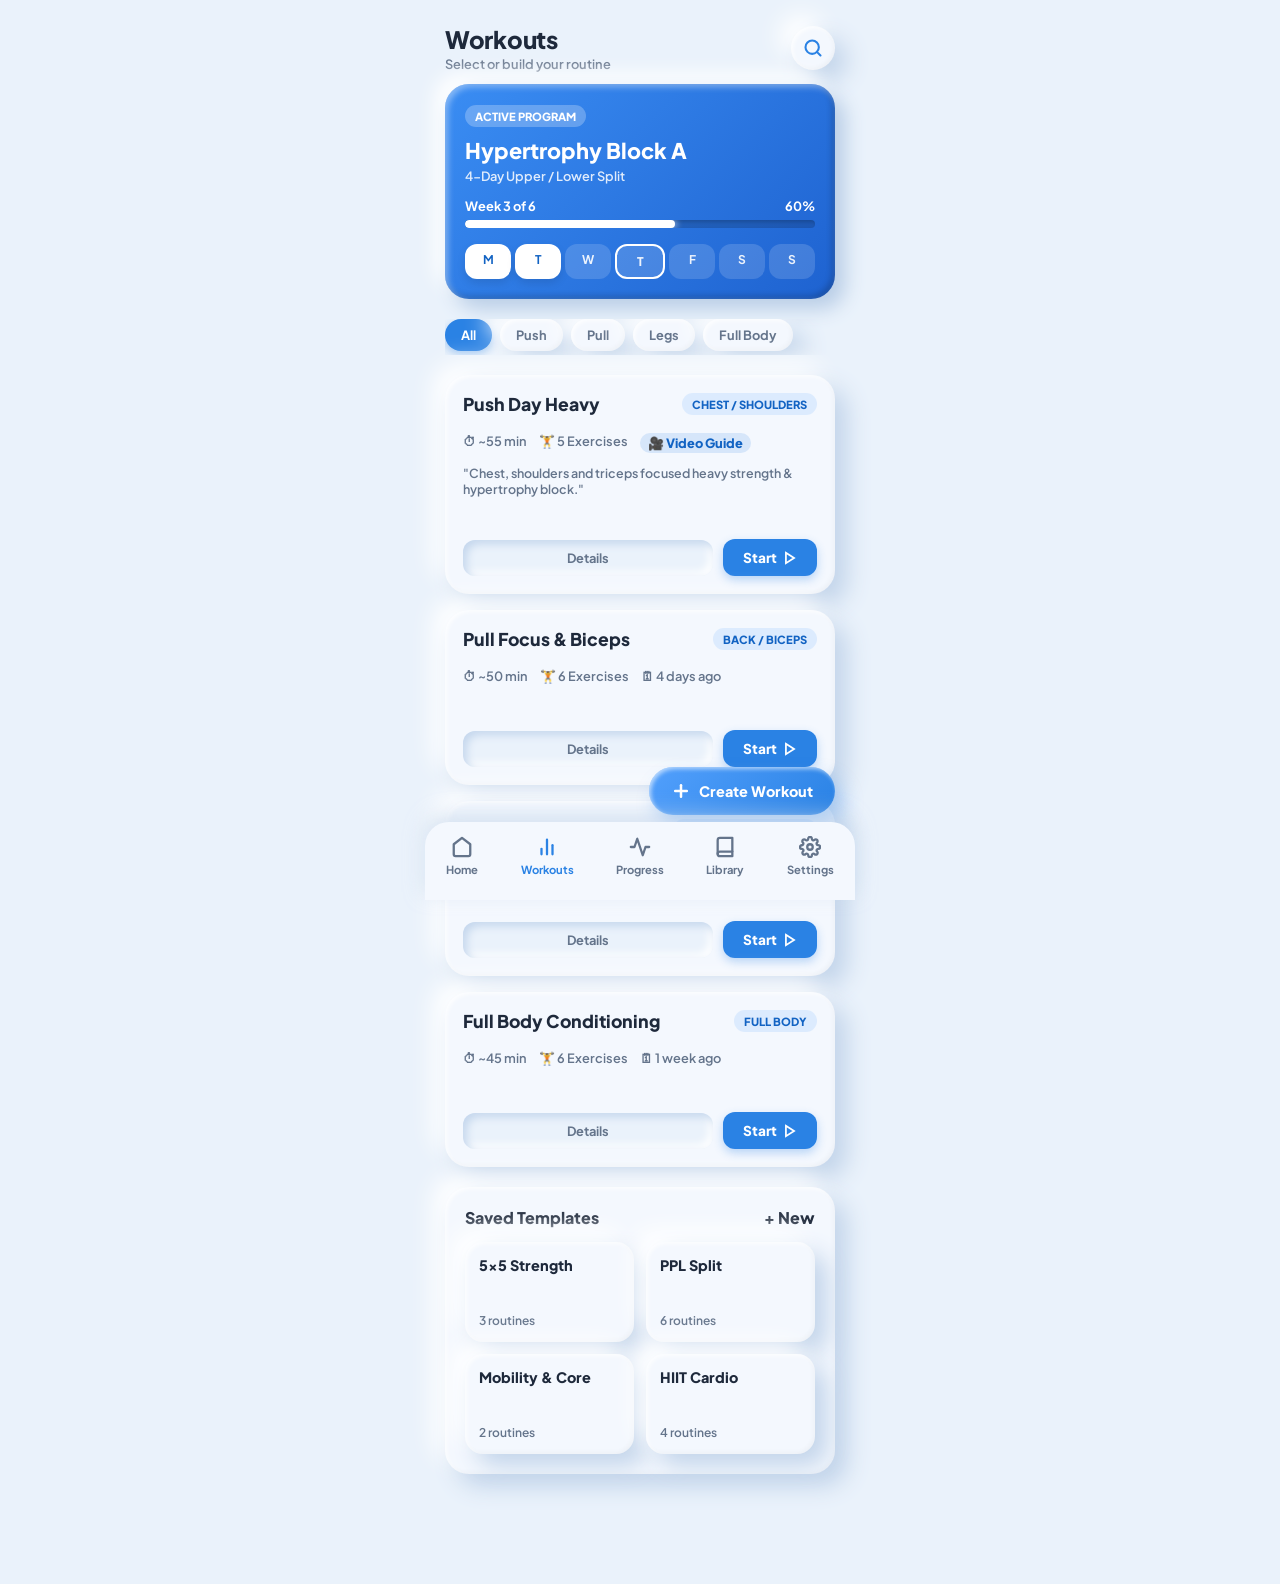
<file: workouts.html>
<!DOCTYPE html>
<html lang="en">
<head>
  <meta charset="UTF-8">
  <meta name="viewport" content="width=device-width, initial-scale=1.0">
  <title>Fitness App - Workouts</title>
  <!-- Google Fonts: Plus Jakarta Sans -->
  <link rel="preconnect" href="https://fonts.googleapis.com">
  <link rel="preconnect" href="https://fonts.gstatic.com" crossorigin>
  <link href="https://fonts.googleapis.com/css2?family=Plus+Jakarta+Sans:wght@500;600;700;800&display=swap" rel="stylesheet">
  
  <style>
    :root {
      --bg: #eaf2fb;
      --card-bg: #f4f8fe;
      --accent: #2a82e4;
      --accent-light: #52a0fd;
      --accent-dark: #1263c3;
      --accent-bg: #dcebfe;
      --text-main: #1e293b;
      --text-muted: #64748b;
      --radius-lg: 24px;
      --radius-md: 18px;
      --radius-sm: 12px;

      /* Claymorphism Shadows */
      --clay-shadow-card: 
        12px 12px 24px #c2d4ea, 
        -12px -12px 24px #ffffff,
        inset 2px 2px 4px rgba(255, 255, 255, 0.8),
        inset -2px -2px 4px rgba(0, 0, 0, 0.03);

      --clay-shadow-inset:
        inset 4px 4px 8px #c5d7ed,
        inset -4px -4px 8px #ffffff;

      --clay-shadow-float:
        8px 12px 20px rgba(42, 130, 228, 0.35),
        inset 2px 2px 4px rgba(255, 255, 255, 0.6);
    }

    * {
      box-sizing: border-box;
      margin: 0;
      padding: 0;
      font-family: 'Plus Jakarta Sans', -apple-system, BlinkMacSystemFont, sans-serif;
      -webkit-tap-highlight-color: transparent;
    }

    body {
      background-color: var(--bg);
      color: var(--text-main);
      display: flex;
      justify-content: center;
      min-height: 100vh;
    }

    /* Mobile Container Chassis */
    .app-container {
      width: 100%;
      max-width: 430px;
      min-height: 100vh;
      display: flex;
      flex-direction: column;
      position: relative;
      padding-bottom: 110px;
    }

    /* Header Section */
    .header {
      padding: 24px 20px 12px 20px;
      display: flex;
      justify-content: space-between;
      align-items: center;
    }

    .title {
      font-size: 1.5rem;
      font-weight: 800;
      letter-spacing: -0.3px;
      color: var(--text-main);
    }

    .subtitle {
      font-size: 0.8rem;
      color: var(--text-muted);
      margin-top: 2px;
      font-weight: 600;
    }

    .icon-btn {
      width: 44px;
      height: 44px;
      border-radius: 50%;
      background: var(--card-bg);
      box-shadow: var(--clay-shadow-card);
      border: none;
      display: flex;
      align-items: center;
      justify-content: center;
      cursor: pointer;
      color: var(--accent);
      transition: all 0.2s ease;
    }

    .icon-btn:active {
      box-shadow: var(--clay-shadow-inset);
    }

    /* Search Bar Drawer */
    .search-bar-container {
      padding: 0 20px;
      max-height: 0;
      overflow: hidden;
      transition: max-height 0.3s cubic-bezier(0, 1, 0, 1), margin 0.3s ease;
      margin-bottom: 0;
    }

    .search-bar-container.open {
      max-height: 80px;
      margin-bottom: 16px;
    }

    .search-input-wrapper {
      background: var(--bg);
      box-shadow: var(--clay-shadow-inset);
      border-radius: var(--radius-md);
      padding: 12px 16px;
      display: flex;
      align-items: center;
      gap: 10px;
    }

    .search-input-wrapper input {
      border: none;
      background: transparent;
      outline: none;
      width: 100%;
      font-size: 0.9rem;
      font-weight: 600;
      color: var(--text-main);
    }

    /* Content Layout */
    .workouts-content {
      padding: 0 20px;
      display: flex;
      flex-direction: column;
      gap: 20px;
    }

    /* Shared Card Styling */
    .card {
      background: var(--card-bg);
      box-shadow: var(--clay-shadow-card);
      border-radius: var(--radius-lg);
      padding: 20px;
    }

    .section-title {
      font-size: 1rem;
      font-weight: 800;
      margin-bottom: 14px;
      display: flex;
      justify-content: space-between;
      align-items: center;
      color: var(--text-main);
    }

    /* 2. Featured / Current Routine */
    .featured-card {
      background: linear-gradient(135deg, #3a8df3, #1e62d0);
      color: #ffffff;
      box-shadow: 
        10px 10px 20px #b8cde6,
        -10px -10px 20px #ffffff,
        inset 3px 3px 6px rgba(255, 255, 255, 0.4),
        inset -3px -3px 6px rgba(0, 0, 0, 0.2);
    }

    .badge {
      display: inline-block;
      background: rgba(255, 255, 255, 0.25);
      backdrop-filter: blur(4px);
      color: #fff;
      font-size: 0.7rem;
      font-weight: 800;
      text-transform: uppercase;
      padding: 4px 10px;
      border-radius: 20px;
      margin-bottom: 10px;
    }

    .program-title {
      font-size: 1.35rem;
      font-weight: 800;
      margin-bottom: 4px;
    }

    .program-subtitle {
      font-size: 0.8rem;
      color: rgba(255, 255, 255, 0.85);
      font-weight: 600;
      margin-bottom: 14px;
    }

    .progress-info {
      display: flex;
      justify-content: space-between;
      font-size: 0.8rem;
      font-weight: 700;
      margin-bottom: 6px;
    }

    .progress-bar-bg {
      width: 100%;
      height: 8px;
      background: rgba(0, 0, 0, 0.15);
      border-radius: 10px;
      margin-bottom: 16px;
      box-shadow: inset 2px 2px 4px rgba(0,0,0,0.2);
      overflow: hidden;
    }

    .progress-bar-fill {
      height: 100%;
      width: 60%;
      background: #ffffff;
      border-radius: 10px;
      box-shadow: 2px 0 6px rgba(255, 255, 255, 0.5);
    }

    .week-chips {
      display: flex;
      justify-content: space-between;
      gap: 4px;
    }

    .day-chip {
      flex: 1;
      text-align: center;
      padding: 8px 0;
      border-radius: var(--radius-sm);
      font-size: 0.75rem;
      font-weight: 700;
      background: rgba(255, 255, 255, 0.15);
      color: rgba(255, 255, 255, 0.9);
    }

    .day-chip.completed {
      background: #ffffff;
      color: var(--accent-dark);
      box-shadow: 0 4px 8px rgba(0,0,0,0.1);
    }

    .day-chip.today {
      border: 2px solid #ffffff;
      font-weight: 800;
    }

    /* Category Filter Tags */
    .filter-tags {
      display: flex;
      gap: 8px;
      overflow-x: auto;
      padding-bottom: 4px;
      scrollbar-width: none;
    }

    .filter-tags::-webkit-scrollbar {
      display: none;
    }

    .tag-btn {
      padding: 8px 16px;
      border-radius: 20px;
      background: var(--card-bg);
      box-shadow: var(--clay-shadow-card);
      border: none;
      font-size: 0.8rem;
      font-weight: 700;
      color: var(--text-muted);
      cursor: pointer;
      white-space: nowrap;
      transition: all 0.2s ease;
    }

    .tag-btn.active {
      background: var(--accent);
      color: #ffffff;
      box-shadow: 0 4px 10px rgba(42, 130, 228, 0.4);
    }

    /* 3. Workout Cards Grid */
    .workout-cards-list {
      display: flex;
      flex-direction: column;
      gap: 16px;
    }

    .workout-item-card {
      background: var(--card-bg);
      box-shadow: var(--clay-shadow-card);
      border-radius: var(--radius-lg);
      padding: 18px;
      transition: transform 0.2s ease;
    }

    .workout-header {
      display: flex;
      justify-content: space-between;
      align-items: flex-start;
      margin-bottom: 8px;
    }

    .workout-name {
      font-size: 1.1rem;
      font-weight: 800;
      color: var(--text-main);
    }

    .workout-meta-chips {
      display: flex;
      gap: 12px;
      color: var(--text-muted);
      font-size: 0.8rem;
      font-weight: 600;
      margin-bottom: 12px;
    }

    .exercise-preview-list {
      background: var(--bg);
      box-shadow: var(--clay-shadow-inset);
      border-radius: var(--radius-md);
      padding: 10px 14px;
      margin-bottom: 14px;
      display: flex;
      flex-direction: column;
      gap: 6px;
      max-height: 0;
      overflow: hidden;
      opacity: 0;
      transition: all 0.3s cubic-bezier(0, 1, 0, 1);
    }

    .workout-item-card.expanded .exercise-preview-list {
      max-height: 200px;
      opacity: 1;
      padding: 12px 14px;
      margin-bottom: 14px;
    }

    .exercise-item {
      font-size: 0.8rem;
      font-weight: 600;
      color: var(--text-main);
      display: flex;
      justify-content: space-between;
    }

    .exercise-item span {
      color: var(--text-muted);
    }

    .workout-actions {
      display: flex;
      gap: 10px;
      align-items: center;
    }

    .btn-toggle-details {
      background: var(--bg);
      box-shadow: var(--clay-shadow-inset);
      border: none;
      padding: 10px 14px;
      border-radius: var(--radius-sm);
      font-size: 0.8rem;
      font-weight: 700;
      color: var(--text-muted);
      cursor: pointer;
      flex: 1;
      text-align: center;
    }

    .btn-start-workout {
      background: var(--accent);
      color: #ffffff;
      border: none;
      padding: 10px 20px;
      border-radius: var(--radius-sm);
      font-weight: 800;
      font-size: 0.85rem;
      cursor: pointer;
      box-shadow: 0 4px 10px rgba(42, 130, 228, 0.3);
      display: flex;
      align-items: center;
      gap: 6px;
      transition: transform 0.1s ease;
    }

    .btn-start-workout:active {
      transform: scale(0.96);
    }

    /* 4. Workout Templates Section */
    .templates-grid {
      display: grid;
      grid-template-columns: repeat(2, 1fr);
      gap: 12px;
    }

    .template-card {
      background: var(--card-bg);
      box-shadow: var(--clay-shadow-card);
      border-radius: var(--radius-md);
      padding: 14px;
      display: flex;
      flex-direction: column;
      justify-content: space-between;
      min-height: 100px;
      cursor: pointer;
    }

    .template-title {
      font-size: 0.9rem;
      font-weight: 800;
      color: var(--text-main);
    }

    .template-count {
      font-size: 0.75rem;
      color: var(--text-muted);
      font-weight: 600;
    }

    /* 5. Floating Action Button (+ Create Workout) */
    .fab-btn {
      position: fixed;
      bottom: 85px;
      right: calc(50% - 195px); /* Center within 430px chassis */
      background: linear-gradient(135deg, var(--accent-light), var(--accent));
      color: #ffffff;
      border: none;
      border-radius: 30px;
      padding: 14px 22px;
      font-weight: 800;
      font-size: 0.9rem;
      display: flex;
      align-items: center;
      gap: 8px;
      box-shadow: var(--clay-shadow-float);
      cursor: pointer;
      z-index: 90;
      transition: transform 0.2s ease, box-shadow 0.2s ease;
    }

    @media (max-width: 430px) {
      .fab-btn {
        right: 20px;
      }
    }

    .fab-btn:active {
      transform: scale(0.95);
    }

    /* Interactive Modal */
    .modal-overlay {
      position: fixed;
      top: 0;
      left: 0;
      width: 100vw;
      height: 100vh;
      background: rgba(30, 41, 59, 0.4);
      backdrop-filter: blur(4px);
      z-index: 200;
      display: flex;
      align-items: flex-end;
      justify-content: center;
      opacity: 0;
      pointer-events: none;
      transition: opacity 0.3s ease;
    }

    .modal-overlay.active {
      opacity: 1;
      pointer-events: auto;
    }

    .modal-sheet {
      width: 100%;
      max-width: 430px;
      background: var(--card-bg);
      border-radius: 28px 28px 0 0;
      padding: 24px;
      box-shadow: 0 -10px 30px rgba(0,0,0,0.15);
      transform: translateY(100%);
      transition: transform 0.3s cubic-bezier(0.1, 1, 0.1, 1);
    }

    .modal-overlay.active .modal-sheet {
      transform: translateY(0);
    }

    .modal-header {
      display: flex;
      justify-content: space-between;
      align-items: center;
      margin-bottom: 18px;
    }

    .modal-title {
      font-size: 1.2rem;
      font-weight: 800;
    }

    .modal-input-group {
      display: flex;
      flex-direction: column;
      gap: 12px;
      margin-bottom: 20px;
    }

    .modal-input {
      background: var(--bg);
      box-shadow: var(--clay-shadow-inset);
      border: none;
      border-radius: var(--radius-md);
      padding: 14px;
      font-size: 0.9rem;
      font-weight: 600;
      color: var(--text-main);
      outline: none;
    }

    /* 6. Fixed Bottom Navigation */
    .bottom-nav {
      position: fixed;
      bottom: 0;
      width: 100%;
      max-width: 430px;
      background: var(--card-bg);
      box-shadow: 0 -8px 20px rgba(194, 212, 234, 0.6);
      border-radius: 24px 24px 0 0;
      display: flex;
      justify-content: space-around;
      padding: 14px 0 24px 0;
      z-index: 100;
    }

    .nav-item {
      display: flex;
      flex-direction: column;
      align-items: center;
      gap: 4px;
      color: var(--text-muted);
      font-size: 0.7rem;
      font-weight: 700;
      text-decoration: none;
      cursor: pointer;
    }

    .nav-item.active {
      color: var(--accent);
    }

    .nav-item svg {
      width: 22px;
      height: 22px;
      stroke: currentColor;
    }
  </style>
</head>
<body>

  <div class="app-container">
    
    <!-- 1. Header -->
    <header class="header">
      <div>
        <h1 class="title">Workouts</h1>
        <p class="subtitle">Select or build your routine</p>
      </div>
      <button class="icon-btn" id="searchToggleBtn" aria-label="Search Workouts">
        <svg width="20" height="20" viewBox="0 0 24 24" fill="none" stroke="currentColor" stroke-width="2.5" stroke-linecap="round" stroke-linejoin="round">
          <circle cx="11" cy="11" r="8"></circle>
          <line x1="21" y1="21" x2="16.65" y2="16.65"></line>
        </svg>
      </button>
    </header>

    <!-- Interactive Search Bar Drawer -->
    <div class="search-bar-container" id="searchBarContainer">
      <div class="search-input-wrapper">
        <svg width="18" height="18" viewBox="0 0 24 24" fill="none" stroke="var(--text-muted)" stroke-width="2.5">
          <circle cx="11" cy="11" r="8"></circle>
          <line x1="21" y1="21" x2="16.65" y2="16.65"></line>
        </svg>
        <input type="text" id="searchInput" placeholder="Search workouts or exercises...">
      </div>
    </div>

    <main class="workouts-content">
      
      <!-- 2. Featured / Current Routine -->
      <section class="card featured-card">
        <span class="badge">Active Program</span>
        <h2 class="program-title">Hypertrophy Block A</h2>
        <p class="program-subtitle">4-Day Upper / Lower Split</p>
        
        <div class="progress-info">
          <span>Week 3 of 6</span>
          <span>60%</span>
        </div>
        <div class="progress-bar-bg">
          <div class="progress-bar-fill"></div>
        </div>

        <div class="week-chips">
          <div class="day-chip completed">M</div>
          <div class="day-chip completed">T</div>
          <div class="day-chip">W</div>
          <div class="day-chip today">T</div>
          <div class="day-chip">F</div>
          <div class="day-chip">S</div>
          <div class="day-chip">S</div>
        </div>
      </section>

      <!-- Category Filter Tags -->
      <div class="filter-tags">
        <button class="tag-btn active" data-filter="all">All</button>
        <button class="tag-btn" data-filter="push">Push</button>
        <button class="tag-btn" data-filter="pull">Pull</button>
        <button class="tag-btn" data-filter="legs">Legs</button>
        <button class="tag-btn" data-filter="full">Full Body</button>
      </div>

      <!-- 3. Workout Cards Grid -->
      <section class="workout-cards-list" id="workoutList">
        
        <!-- Push Day Card -->
        <article class="workout-item-card" data-category="push">
          <div class="workout-header">
            <h3 class="workout-name">Push Day Heavy</h3>
            <span class="badge" style="background: var(--accent-bg); color: var(--accent-dark);">Chest / Shoulders</span>
          </div>
          <div class="workout-meta-chips">
            <span>⏱ ~55 min</span>
            <span>🏋️ 5 Exercises</span>
            <span style="background: rgba(42,130,228,0.15); color: var(--accent-dark); font-weight: 800; padding: 2px 8px; border-radius: 10px;">🎥 Video Guide</span>
          </div>
          <p style="font-size: 0.78rem; color: var(--text-muted); font-weight: 600; margin: 8px 0;">
            "Chest, shoulders and triceps focused heavy strength & hypertrophy block."
          </p>
          <div class="exercise-preview-list">
            <div class="exercise-item">1. Barbell Bench Press <span>4 Sets</span></div>
            <div class="exercise-item">2. Overhead Dumbbell Press <span>3 Sets</span></div>
            <div class="exercise-item">3. Incline DB Flyes <span>3 Sets</span></div>
            <div class="exercise-item">4. Lateral Raises <span>4 Sets</span></div>
            <div class="exercise-item">5. Triceps Rope Pushdown <span>3 Sets</span></div>
          </div>
          <div class="workout-actions">
            <button class="btn-toggle-details">Details</button>
            <button class="btn-start-workout">
              Start
              <svg width="14" height="14" viewBox="0 0 24 24" fill="none" stroke="currentColor" stroke-width="3">
                <polygon points="5 3 19 12 5 21 5 3"></polygon>
              </svg>
            </button>
          </div>
        </article>

        <!-- Pull Day Card -->
        <article class="workout-item-card" data-category="pull">
          <div class="workout-header">
            <h3 class="workout-name">Pull Focus & Biceps</h3>
            <span class="badge" style="background: var(--accent-bg); color: var(--accent-dark);">Back / Biceps</span>
          </div>
          <div class="workout-meta-chips">
            <span>⏱ ~50 min</span>
            <span>🏋️ 6 Exercises</span>
            <span>🗓 4 days ago</span>
          </div>
          <div class="exercise-preview-list">
            <div class="exercise-item">1. Conventional Deadlift <span>3 Sets</span></div>
            <div class="exercise-item">2. Lat Pulldown <span>4 Sets</span></div>
            <div class="exercise-item">3. Seated Cable Row <span>3 Sets</span></div>
            <div class="exercise-item">4. Face Pulls <span>4 Sets</span></div>
            <div class="exercise-item">5. Incline Dumbbell Curl <span>3 Sets</span></div>
            <div class="exercise-item">6. Hammer Curls <span>3 Sets</span></div>
          </div>
          <div class="workout-actions">
            <button class="btn-toggle-details">Details</button>
            <button class="btn-start-workout">
              Start
              <svg width="14" height="14" viewBox="0 0 24 24" fill="none" stroke="currentColor" stroke-width="3">
                <polygon points="5 3 19 12 5 21 5 3"></polygon>
              </svg>
            </button>
          </div>
        </article>

        <!-- Legs Card -->
        <article class="workout-item-card" data-category="legs">
          <div class="workout-header">
            <h3 class="workout-name">Legs & Core Destroy</h3>
            <span class="badge" style="background: var(--accent-bg); color: var(--accent-dark);">Quads / Hamstrings</span>
          </div>
          <div class="workout-meta-chips">
            <span>⏱ ~60 min</span>
            <span>🏋️ 5 Exercises</span>
            <span>🗓 Yesterday</span>
          </div>
          <div class="exercise-preview-list">
            <div class="exercise-item">1. Barbell Back Squat <span>4 Sets</span></div>
            <div class="exercise-item">2. Romanian Deadlift <span>3 Sets</span></div>
            <div class="exercise-item">3. Walking Lunges <span>3 Sets</span></div>
            <div class="exercise-item">4. Standing Calf Raises <span>4 Sets</span></div>
            <div class="exercise-item">5. Hanging Leg Raises <span>3 Sets</span></div>
          </div>
          <div class="workout-actions">
            <button class="btn-toggle-details">Details</button>
            <button class="btn-start-workout">
              Start
              <svg width="14" height="14" viewBox="0 0 24 24" fill="none" stroke="currentColor" stroke-width="3">
                <polygon points="5 3 19 12 5 21 5 3"></polygon>
              </svg>
            </button>
          </div>
        </article>

        <!-- Full Body Card -->
        <article class="workout-item-card" data-category="full">
          <div class="workout-header">
            <h3 class="workout-name">Full Body Conditioning</h3>
            <span class="badge" style="background: var(--accent-bg); color: var(--accent-dark);">Full Body</span>
          </div>
          <div class="workout-meta-chips">
            <span>⏱ ~45 min</span>
            <span>🏋️ 6 Exercises</span>
            <span>🗓 1 week ago</span>
          </div>
          <div class="exercise-preview-list">
            <div class="exercise-item">1. Goblet Squat <span>3 Sets</span></div>
            <div class="exercise-item">2. Push-Ups <span>3 Sets</span></div>
            <div class="exercise-item">3. Dumbbell Rows <span>3 Sets</span></div>
            <div class="exercise-item">4. Dumbbell Shoulder Press <span>3 Sets</span></div>
            <div class="exercise-item">5. KB Swings <span>3 Sets</span></div>
            <div class="exercise-item">6. Plank <span>3 Sets</span></div>
          </div>
          <div class="workout-actions">
            <button class="btn-toggle-details">Details</button>
            <button class="btn-start-workout">
              Start
              <svg width="14" height="14" viewBox="0 0 24 24" fill="none" stroke="currentColor" stroke-width="3">
                <polygon points="5 3 19 12 5 21 5 3"></polygon>
              </svg>
            </button>
          </div>
        </article>

      </section>

      <!-- 4. Workout Templates Section -->
      <section class="card">
        <div class="section-title">
          Saved Templates
          <span id="openModalFromSection">+ New</span>
        </div>
        <div class="templates-grid">
          <div class="template-card">
            <div class="template-title">5x5 Strength</div>
            <div class="template-count">3 routines</div>
          </div>
          <div class="template-card">
            <div class="template-title">PPL Split</div>
            <div class="template-count">6 routines</div>
          </div>
          <div class="template-card">
            <div class="template-title">Mobility & Core</div>
            <div class="template-count">2 routines</div>
          </div>
          <div class="template-card">
            <div class="template-title">HIIT Cardio</div>
            <div class="template-count">4 routines</div>
          </div>
        </div>
      </section>

    </main>

    <!-- 5. Floating Action Button -->
    <button class="fab-btn" id="openModalFab">
      <svg width="20" height="20" viewBox="0 0 24 24" fill="none" stroke="currentColor" stroke-width="3" stroke-linecap="round">
        <line x1="12" y1="5" x2="12" y2="19"></line>
        <line x1="5" y1="12" x2="19" y2="12"></line>
      </svg>
      <span>Create Workout</span>
    </button>

    <!-- 6. Bottom Navigation -->
    <nav class="bottom-nav">
      <a href="index.html" class="nav-item">
        <svg viewBox="0 0 24 24" fill="none" stroke-width="2.5" stroke-linecap="round" stroke-linejoin="round"><path d="m3 9 9-7 9 7v11a2 2 0 0 1-2 2H5a2 2 0 0 1-2-2z"></path></svg>
        <span>Home</span>
      </a>
      <a href="workouts.html" class="nav-item active">
        <svg viewBox="0 0 24 24" fill="none" stroke-width="2.5" stroke-linecap="round" stroke-linejoin="round"><path d="M18 20V10"></path><path d="M12 20V4"></path><path d="M6 20v-6"></path></svg>
        <span>Workouts</span>
      </a>
      <a href="progress.html" class="nav-item">
        <svg viewBox="0 0 24 24" fill="none" stroke-width="2.5" stroke-linecap="round" stroke-linejoin="round"><polyline points="22 12 18 12 15 21 9 3 6 12 2 12"></polyline></svg>
        <span>Progress</span>
      </a>
      <a href="exercise-library.html" class="nav-item">
        <svg viewBox="0 0 24 24" fill="none" stroke-width="2.5" stroke-linecap="round" stroke-linejoin="round"><path d="M4 19.5A2.5 2.5 0 0 1 6.5 17H20"></path><path d="M6.5 2H20v20H6.5A2.5 2.5 0 0 1 4 19.5v-15A2.5 2.5 0 0 1 6.5 2z"></path></svg>
        <span>Library</span>
      </a>
      <a href="settings.html" class="nav-item">
        <svg viewBox="0 0 24 24" fill="none" stroke-width="2.5" stroke-linecap="round" stroke-linejoin="round"><circle cx="12" cy="12" r="3"></circle><path d="M19.4 15a1.65 1.65 0 0 0 .33 1.82l.06.06a2 2 0 0 1 0 2.83 2 2 0 0 1-2.83 0l-.06-.06a1.65 1.65 0 0 0-1.82-.33 1.65 1.65 0 0 0-1 1.51V21a2 2 0 0 1-2 2 2 2 0 0 1-2-2v-.09A1.65 1.65 0 0 0 9 19.4a1.65 1.65 0 0 0-1.82.33l-.06.06a2 2 0 0 1-2.83 0 2 2 0 0 1 0-2.83l.06-.06a1.65 1.65 0 0 0 .33-1.82 1.65 1.65 0 0 0-1.51-1H3a2 2 0 0 1-2-2 2 2 0 0 1 2-2h.09A1.65 1.65 0 0 0 4.6 9a1.65 1.65 0 0 0-.33-1.82l-.06-.06a2 2 0 0 1 0-2.83 2 2 0 0 1 2.83 0l.06.06a1.65 1.65 0 0 0 1.82.33H9a1.65 1.65 0 0 0 1-1.51V3a2 2 0 0 1 2-2 2 2 0 0 1 2 2v.09a1.65 1.65 0 0 0 1 1.51 1.65 1.65 0 0 0 1.82-.33l.06-.06a2 2 0 0 1 2.83 0 2 2 0 0 1 0 2.83l-.06.06a1.65 1.65 0 0 0-.33 1.82V9a1.65 1.65 0 0 0 1.51 1H21a2 2 0 0 1 2 2 2 2 0 0 1-2 2h-.09a1.65 1.65 0 0 0-1.51 1z"></path></svg>
        <span>Settings</span>
      </a>
    </nav>

    <!-- Interactive Create Workout Modal -->
    <div class="modal-overlay" id="createModal">
      <div class="modal-sheet" style="max-height: 85vh; overflow-y: auto;">
        <div class="modal-header">
          <h3 class="modal-title">Create Workout Routine</h3>
          <button class="icon-btn" id="closeModalBtn" style="width: 32px; height: 32px;">✕</button>
        </div>
        <div class="modal-input-group" style="display: flex; flex-direction: column; gap: 10px;">
          <input type="text" id="routineTitleInput" class="modal-input" placeholder="Routine Title (e.g. Push Day)">
          <input type="text" id="routineMusclesInput" class="modal-input" placeholder="Target Muscle Groups (e.g. Chest, Shoulders, Triceps)">
          <input type="number" id="routineDurationInput" class="modal-input" placeholder="Est. Duration (minutes)">
          <textarea id="routineDescInput" class="modal-input" rows="3" placeholder="Workout Description (e.g., Chest, shoulders and triceps focused workout)" style="resize: vertical; font-family: inherit;"></textarea>
          
          <div style="background: var(--bg); padding: 12px; border-radius: 14px; box-shadow: var(--clay-shadow-inset);">
            <label style="font-size: 0.75rem; font-weight: 800; color: var(--text-muted); display: block; margin-bottom: 6px;">Demonstration Video</label>
            <input type="file" id="routineVideoFile" accept="video/*" class="modal-input" style="padding: 8px; font-size: 0.75rem;">
            <input type="text" id="routineVideoUrl" class="modal-input" placeholder="Or paste Video URL" style="margin-top: 6px;">
            
            <div id="routineVideoPreviewBox" style="display: none; width: 100%; aspect-ratio: 16/9; background: #000; border-radius: 12px; overflow: hidden; margin-top: 8px;">
              <video id="routineVideoPlayer" controls style="width: 100%; height: 100%; object-fit: cover;"></video>
            </div>
          </div>
        </div>
        <button class="btn-start-workout" id="saveRoutineBtn" style="width: 100%; justify-content: center; padding: 14px; font-size: 0.95rem; margin-top: 14px;">
          Save Routine
        </button>
      </div>
    </div>

  </div>

  <script>
    // Search Drawer Toggle Interaction
    const searchToggleBtn = document.getElementById('searchToggleBtn');
    const searchBarContainer = document.getElementById('searchBarContainer');
    const searchInput = document.getElementById('searchInput');

    searchToggleBtn.addEventListener('click', () => {
      searchBarContainer.classList.toggle('open');
      if (searchBarContainer.classList.contains('open')) {
        searchInput.focus();
      }
    });

    // Expandable Details Toggle Interaction
    document.querySelectorAll('.btn-toggle-details').forEach(btn => {
      btn.addEventListener('click', (e) => {
        const card = e.target.closest('.workout-item-card');
        card.classList.toggle('expanded');
        btn.textContent = card.classList.contains('expanded') ? 'Hide Details' : 'Details';
      });
    });

    // Start Workout Navigation
    document.querySelectorAll('.btn-start-workout').forEach(btn => {
      btn.addEventListener('click', () => {
        window.location.href = 'activeworkout.html';
      });
    });

    // Filter Tags Interaction
    const tagBtns = document.querySelectorAll('.tag-btn');
    const workoutCards = document.querySelectorAll('.workout-item-card');

    tagBtns.forEach(btn => {
      btn.addEventListener('click', () => {
        tagBtns.forEach(b => b.classList.remove('active'));
        btn.classList.add('active');
        const filter = btn.dataset.filter;

        workoutCards.forEach(card => {
          if (filter === 'all' || card.dataset.category === filter) {
            card.style.display = 'block';
          } else {
            card.style.display = 'none';
          }
        });
      });
    });

    // Search Filter Interaction
    searchInput.addEventListener('input', (e) => {
      const query = e.target.value.toLowerCase();
      workoutCards.forEach(card => {
        const title = card.querySelector('.workout-name').textContent.toLowerCase();
        const exercises = card.querySelector('.exercise-preview-list').textContent.toLowerCase();
        if (title.includes(query) || exercises.includes(query)) {
          card.style.display = 'block';
        } else {
          card.style.display = 'none';
        }
      });
    });

    // Create Workout Modal & Video Preview Interactions
    const modal = document.getElementById('createModal');
    const openFab = document.getElementById('openModalFab');
    const openSection = document.getElementById('openModalFromSection');
    const closeModal = document.getElementById('closeModalBtn');
    const saveBtn = document.getElementById('saveRoutineBtn');

    const videoFileInput = document.getElementById('routineVideoFile');
    const videoUrlInput = document.getElementById('routineVideoUrl');
    const videoPreviewBox = document.getElementById('routineVideoPreviewBox');
    const videoPlayer = document.getElementById('routineVideoPlayer');

    videoFileInput?.addEventListener('change', (e) => {
      const file = e.target.files[0];
      if (file) {
        const url = URL.createObjectURL(file);
        videoPlayer.src = url;
        videoPreviewBox.style.display = 'block';
      }
    });

    videoUrlInput?.addEventListener('input', (e) => {
      const url = e.target.value.trim();
      if (url) {
        videoPlayer.src = url;
        videoPreviewBox.style.display = 'block';
      }
    });

    const toggleModal = (show) => {
      if (show) modal.classList.add('active');
      else modal.classList.remove('active');
    };

    openFab.addEventListener('click', () => toggleModal(true));
    openSection.addEventListener('click', () => toggleModal(true));
    closeModal.addEventListener('click', () => toggleModal(false));
    modal.addEventListener('click', (e) => {
      if (e.target === modal) toggleModal(false);
    });

    saveBtn.addEventListener('click', () => {
      alert('🎉 New workout routine created successfully with demonstration video & description!');
      toggleModal(false);
    });
  </script>

</body>
</html>
</file>
